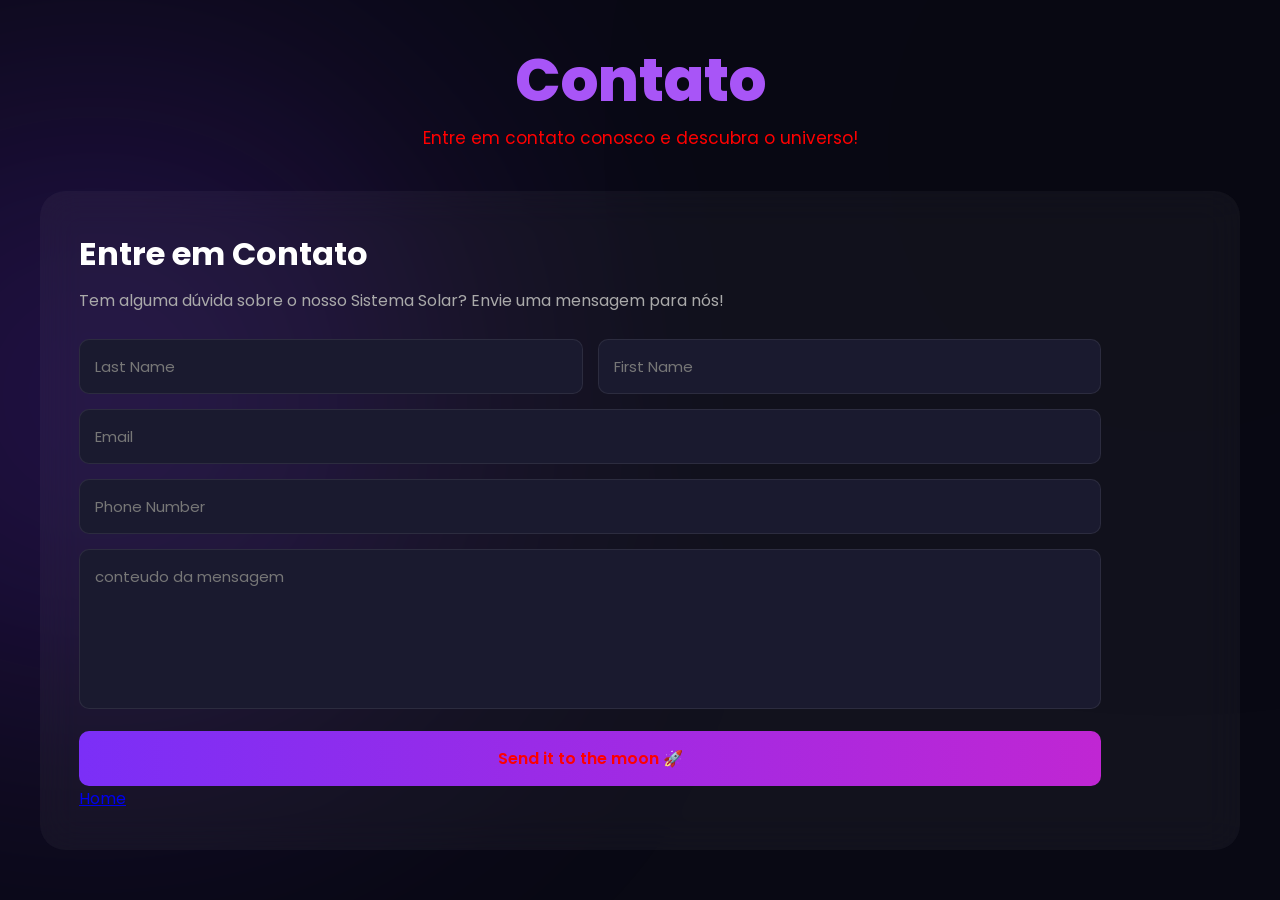
<file: contato/contato.html>
<!DOCTYPE html>
<html lang="pt-br">
<head>
    <meta charset="UTF-8">
    <meta name="viewport" content="width=device-width, initial-scale=1.0">
    <title>login</title>

    <link rel="preconnect" href="https://fonts.googleapis.com">
    <link href="https://fonts.googleapis.com/css2?family=Poppins:wght@300;400;500;600;700;800&display=swap" rel="stylesheet">

    <link rel="stylesheet" href="contato.css">

    <link rel="icon" type="image/png" href="/fotos/astro.png">
</head>

<body>

<section class="contact">

    <div class="title">
        <h1><span>Contato</span></h1>
        <p>Entre em contato conosco e descubra o universo!</p>
    </div>

    <div class="container">

        <div class="left">

            <h2>Entre em Contato</h2>

            <p>
              Tem alguma dúvida sobre o nosso Sistema Solar?
              Envie uma mensagem para nós!
            </p>

            <form>

                <div class="row">

                    <input type="text" placeholder="Last Name">

                    <input type="text" placeholder="First Name">

                </div>

                <input type="email" placeholder="Email">

                <input type="text" placeholder="Phone Number">

                <textarea placeholder="conteudo da mensagem"></textarea>

                <button>Send it to the moon 🚀</button>
               <a href="../index.html">Home</a>

            </form>
        </div>

    </div>

</section>

</body>
</html>
</file>
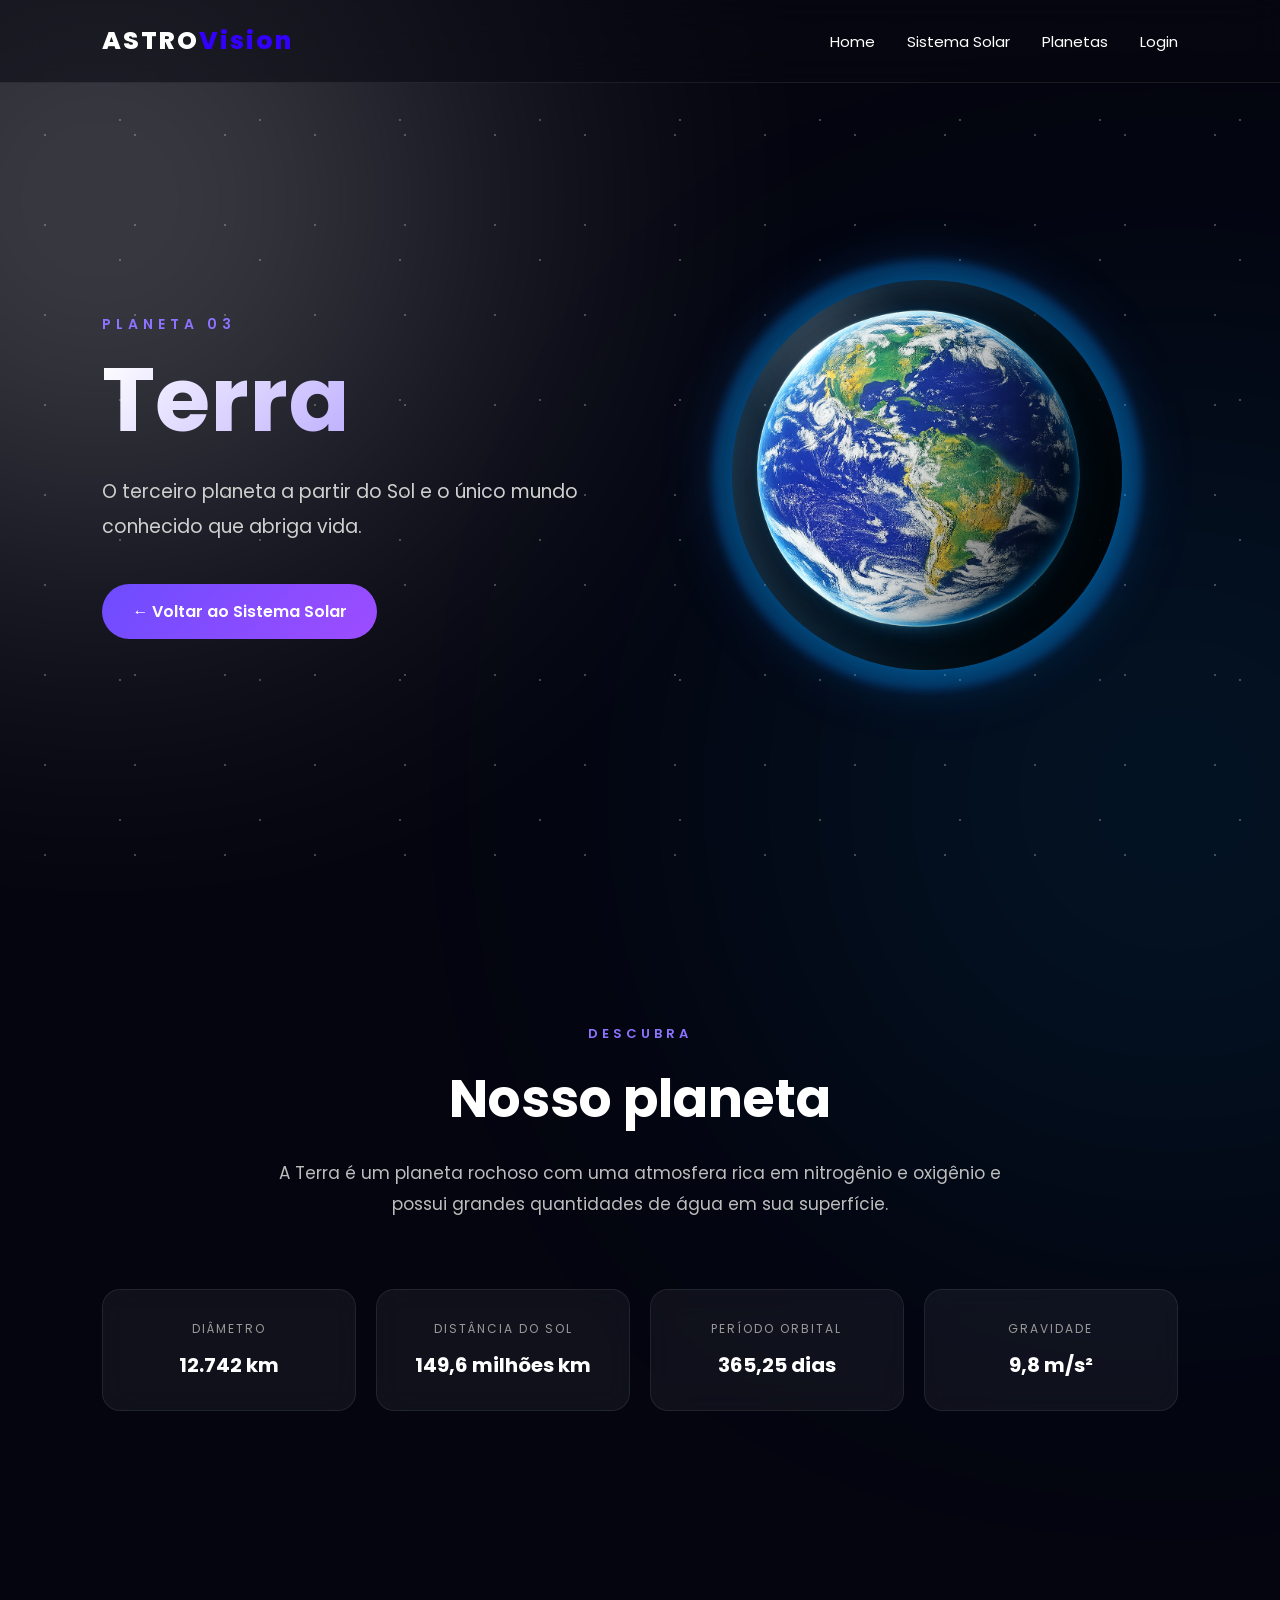
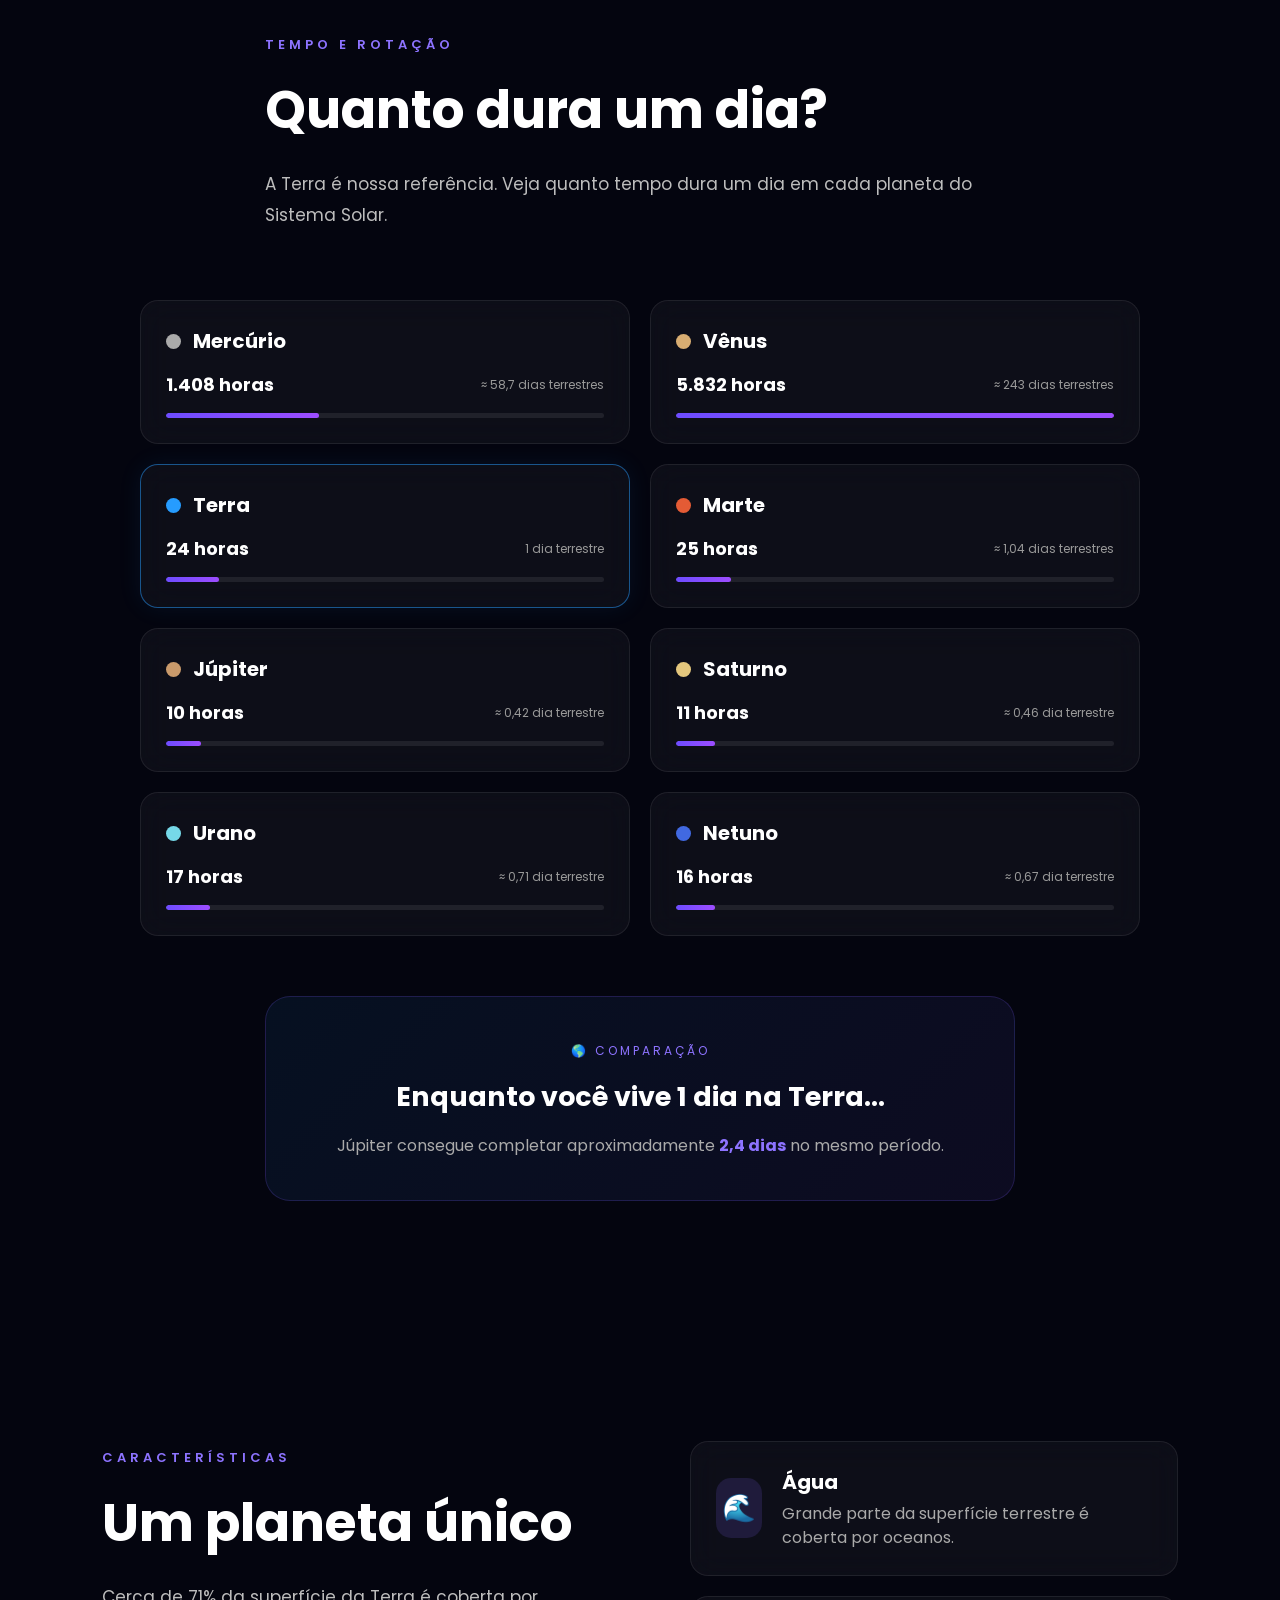
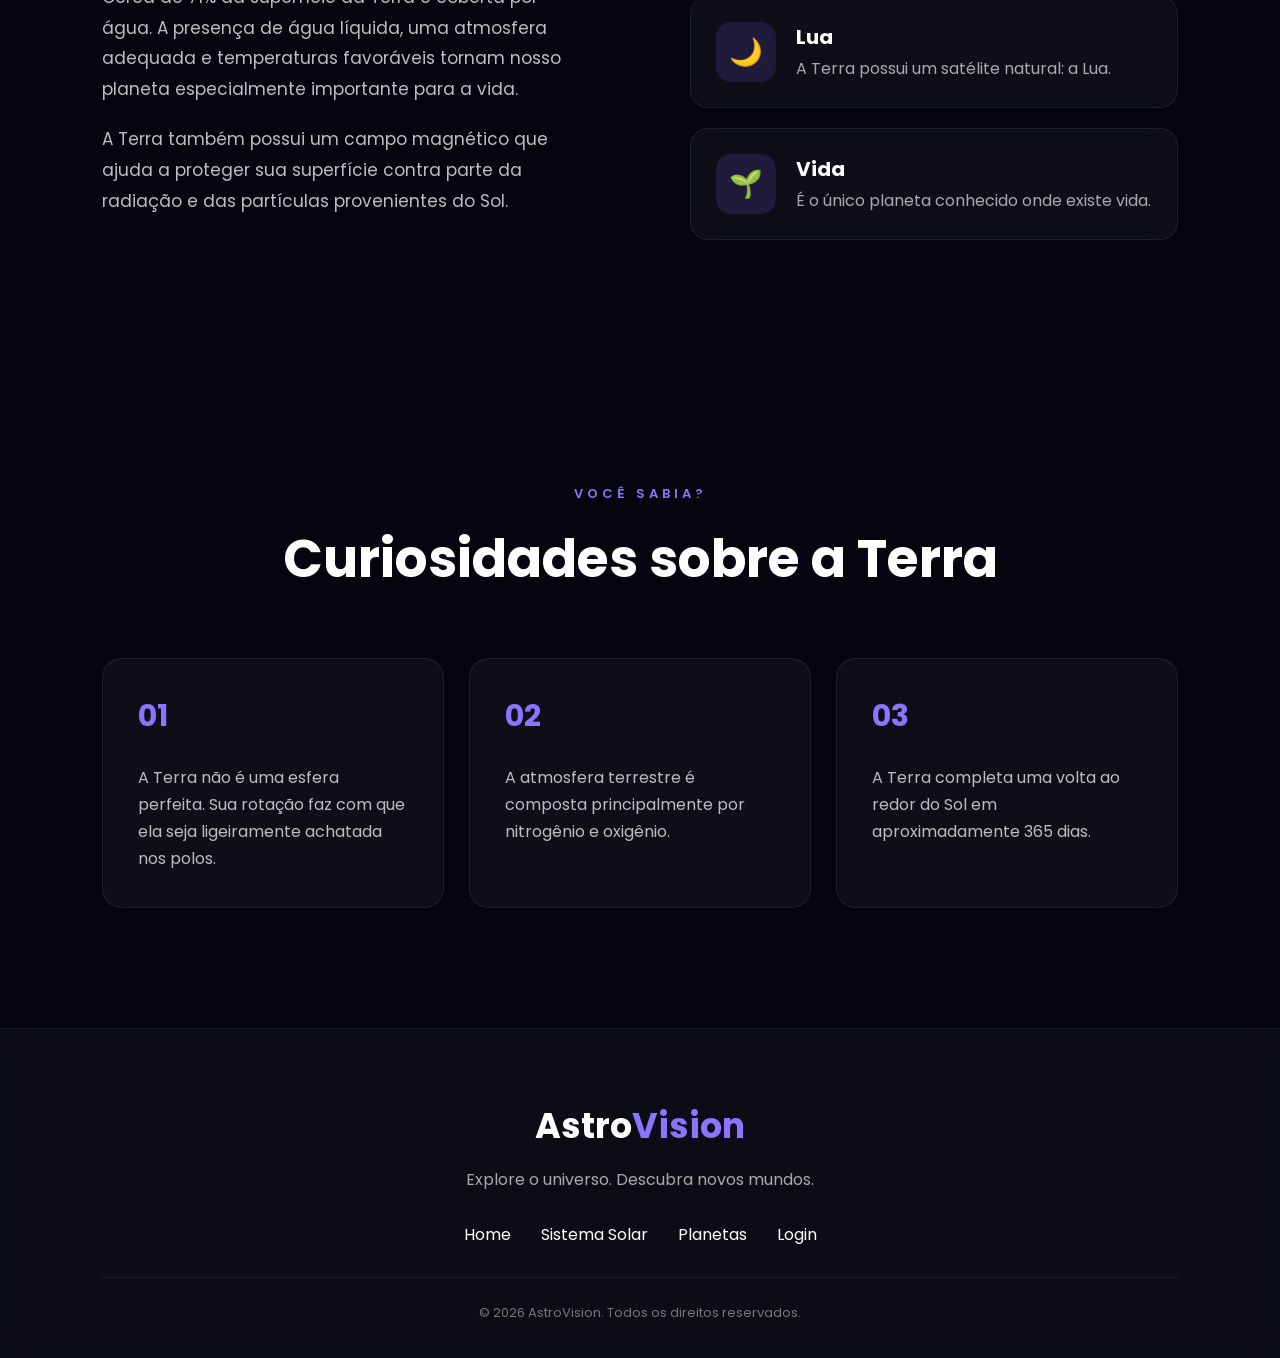
<file: earth/earth.html>
<!DOCTYPE html>
<html lang="pt-BR">

<head>

    <meta charset="UTF-8">

    <meta name="viewport" content="width=device-width, initial-scale=1.0">

    <title>Terra | AstroVision</title>

    <link rel="stylesheet" href="earth.css">

    <link rel="preconnect" href="https://fonts.googleapis.com">

    <link rel="preconnect" href="https://fonts.gstatic.com" crossorigin>

    <link href="https://fonts.googleapis.com/css2?family=Poppins:wght@300;400;500;600;700;800&display=swap"
        rel="stylesheet">

    <link rel="icon" type="image/png" href="/fotos/astro.png">

</head>

<body>

    <!--ESTRELAS -->

    <div class="stars"></div>


    <!--NAVBAR -->

    <header>

        <div class="logo">

            ASTRO<span>Vision</span>

        </div>


        <nav>

            <a href="../index.html">
                Home
            </a>

            <a href="../index.html#solar-system">
                Sistema Solar
            </a>

            <a href="../index.html#explore">
                Planetas
            </a>

            <a href="../login/login.html">
                Login
            </a>

        </nav>

    </header>


    <main>


        <!--HERO -->

        <section class="planet-hero">

            <div class="planet-info">

                <span class="subtitle">
                    PLANETA 03
                </span>

                <h1>
                    Terra
                </h1>

                <p>
                    O terceiro planeta a partir do Sol e o único
                    mundo conhecido que abriga vida.
                </p>

                <a href="../index.html" class="back-button">
                    ← Voltar ao Sistema Solar
                </a>

            </div>


            <div class="planet-image" id="earthGlobe">

                <div class="earth-glow"></div>

                <div class="earth-shadow"></div>

                <img src="../fotos/earth.png" alt="Planeta Terra" id="earthImage">

                <div class="earth-highlight"></div>

            </div>

        </section>



        <!--SOBRE A TERRA -->

        <section class="about">

            <div class="section-title">

                <span>
                    DESCUBRA
                </span>


                <h2>
                    Nosso planeta
                </h2>


                <p>

                    A Terra é um planeta rochoso com uma atmosfera
                    rica em nitrogênio e oxigênio e possui grandes
                    quantidades de água em sua superfície.

                </p>

            </div>


            <!-- DADOS -->

            <div class="data-grid">


                <div class="data-card">

                    <span>
                        DIÂMETRO
                    </span>

                    <strong>
                        12.742 km
                    </strong>

                </div>


                <div class="data-card">

                    <span>
                        DISTÂNCIA DO SOL
                    </span>

                    <strong>
                        149,6 milhões km
                    </strong>

                </div>


                <div class="data-card">

                    <span>
                        PERÍODO ORBITAL
                    </span>

                    <strong>
                        365,25 dias
                    </strong>

                </div>


                <div class="data-card">

                    <span>
                        GRAVIDADE
                    </span>

                    <strong>
                        9,8 m/s²
                    </strong>

                </div>

            </div>

        </section>



        <!--UM DIA PELO SISTEMA SOLAR -->

        <section class="day-section">

            <div class="section-title">

                <span>
                    TEMPO E ROTAÇÃO
                </span>


                <h2>
                    Quanto dura um dia?
                </h2>


                <p>

                    A Terra é nossa referência. Veja quanto tempo
                    dura um dia em cada planeta do Sistema Solar.

                </p>

            </div>


            <!-- COMPARAÇÃO -->

            <div class="day-comparison">


                <!-- MERCÚRIO -->

                <div class="day-card">

                    <div class="planet-name">

                        <span class="planet-dot mercury-dot"></span>

                        <h3>
                            Mercúrio
                        </h3>

                    </div>


                    <div class="day-info">

                        <strong>
                            1.408 horas
                        </strong>

                        <span>
                            ≈ 58,7 dias terrestres
                        </span>

                    </div>


                    <div class="day-bar">

                        <div class="bar mercury-bar"></div>

                    </div>

                </div>



                <!-- VÊNUS -->

                <div class="day-card">

                    <div class="planet-name">

                        <span class="planet-dot venus-dot"></span>

                        <h3>
                            Vênus
                        </h3>

                    </div>


                    <div class="day-info">

                        <strong>
                            5.832 horas
                        </strong>

                        <span>
                            ≈ 243 dias terrestres
                        </span>

                    </div>


                    <div class="day-bar">

                        <div class="bar venus-bar"></div>

                    </div>

                </div>



                <!-- TERRA -->

                <div class="day-card earth-day-card">

                    <div class="planet-name">

                        <span class="planet-dot earth-dot"></span>

                        <h3>
                            Terra
                        </h3>

                    </div>


                    <div class="day-info">

                        <strong>
                            24 horas
                        </strong>

                        <span>
                            1 dia terrestre
                        </span>

                    </div>


                    <div class="day-bar">

                        <div class="bar earth-bar"></div>

                    </div>

                </div>



                <!-- MARTE -->

                <div class="day-card">

                    <div class="planet-name">

                        <span class="planet-dot mars-dot"></span>

                        <h3>
                            Marte
                        </h3>

                    </div>


                    <div class="day-info">

                        <strong>
                            25 horas
                        </strong>

                        <span>
                            ≈ 1,04 dias terrestres
                        </span>

                    </div>


                    <div class="day-bar">

                        <div class="bar mars-bar"></div>

                    </div>

                </div>



                <!-- JÚPITER -->

                <div class="day-card">

                    <div class="planet-name">

                        <span class="planet-dot jupiter-dot"></span>

                        <h3>
                            Júpiter
                        </h3>

                    </div>


                    <div class="day-info">

                        <strong>
                            10 horas
                        </strong>

                        <span>
                            ≈ 0,42 dia terrestre
                        </span>

                    </div>


                    <div class="day-bar">

                        <div class="bar jupiter-bar"></div>

                    </div>

                </div>



                <!-- SATURNO -->

                <div class="day-card">

                    <div class="planet-name">

                        <span class="planet-dot saturn-dot"></span>

                        <h3>
                            Saturno
                        </h3>

                    </div>


                    <div class="day-info">

                        <strong>
                            11 horas
                        </strong>

                        <span>
                            ≈ 0,46 dia terrestre
                        </span>

                    </div>


                    <div class="day-bar">

                        <div class="bar saturn-bar"></div>

                    </div>

                </div>



                <!-- URANO -->

                <div class="day-card">

                    <div class="planet-name">

                        <span class="planet-dot uranus-dot"></span>

                        <h3>
                            Urano
                        </h3>

                    </div>


                    <div class="day-info">

                        <strong>
                            17 horas
                        </strong>

                        <span>
                            ≈ 0,71 dia terrestre
                        </span>

                    </div>


                    <div class="day-bar">

                        <div class="bar uranus-bar"></div>

                    </div>

                </div>



                <!-- NETUNO -->

                <div class="day-card">

                    <div class="planet-name">

                        <span class="planet-dot neptune-dot"></span>

                        <h3>
                            Netuno
                        </h3>

                    </div>


                    <div class="day-info">

                        <strong>
                            16 horas
                        </strong>

                        <span>
                            ≈ 0,67 dia terrestre
                        </span>

                    </div>


                    <div class="day-bar">

                        <div class="bar neptune-bar"></div>

                    </div>

                </div>

            </div>


            <!-- DESTAQUE -->

            <div class="day-highlight">

                <span>
                    🌎 COMPARAÇÃO
                </span>


                <h3>
                    Enquanto você vive 1 dia na Terra...
                </h3>


                <p>

                    Júpiter consegue completar aproximadamente
                    <strong>2,4 dias</strong> no mesmo período.

                </p>

            </div>

        </section>



        <!--CARACTERÍSTICAS -->

        <section class="features">

            <div class="feature-text">

                <span>
                    CARACTERÍSTICAS
                </span>


                <h2>
                    Um planeta único
                </h2>


                <p>

                    Cerca de 71% da superfície da Terra é coberta
                    por água. A presença de água líquida, uma
                    atmosfera adequada e temperaturas favoráveis
                    tornam nosso planeta especialmente importante
                    para a vida.

                </p>


                <p>

                    A Terra também possui um campo magnético que
                    ajuda a proteger sua superfície contra parte
                    da radiação e das partículas provenientes do Sol.

                </p>

            </div>


            <div class="facts">


                <div class="fact">

                    <div class="icon">
                        🌊
                    </div>


                    <div>

                        <h3>
                            Água
                        </h3>


                        <p>

                            Grande parte da superfície terrestre
                            é coberta por oceanos.

                        </p>

                    </div>

                </div>



                <div class="fact">

                    <div class="icon">
                        🌙
                    </div>


                    <div>

                        <h3>
                            Lua
                        </h3>


                        <p>

                            A Terra possui um satélite natural:
                            a Lua.

                        </p>

                    </div>

                </div>



                <div class="fact">

                    <div class="icon">
                        🌱
                    </div>


                    <div>

                        <h3>
                            Vida
                        </h3>


                        <p>

                            É o único planeta conhecido onde
                            existe vida.

                        </p>

                    </div>

                </div>

            </div>

        </section>



        <!--CURIOSIDADES -->

        <section class="curiosities">

            <span>
                VOCÊ SABIA?
            </span>


            <h2>
                Curiosidades sobre a Terra
            </h2>


            <div class="curiosity-grid">


                <article>

                    <h3>
                        01
                    </h3>

                    <p>

                        A Terra não é uma esfera perfeita.
                        Sua rotação faz com que ela seja
                        ligeiramente achatada nos polos.

                    </p>

                </article>



                <article>

                    <h3>
                        02
                    </h3>

                    <p>

                        A atmosfera terrestre é composta
                        principalmente por nitrogênio e oxigênio.

                    </p>

                </article>



                <article>

                    <h3>
                        03
                    </h3>

                    <p>

                        A Terra completa uma volta ao redor
                        do Sol em aproximadamente 365 dias.

                    </p>

                </article>

            </div>

        </section>

    </main>



    <!--FOOTER -->

    <footer>

        <h2>
            Astro<span>Vision</span>
        </h2>


        <p>
            Explore o universo. Descubra novos mundos.
        </p>


        <div class="footer-links">

            <a href="../index.html">
                Home
            </a>

            <a href="../index.html#solar-system">
                Sistema Solar
            </a>

            <a href="../index.html#explore">
                Planetas
            </a>

            <a href="../login/login.html">
                Login
            </a>

        </div>


        <p class="copy">
            © 2026 AstroVision. Todos os direitos reservados.
        </p>

    </footer>



    <!-- JAVASCRIPT -->

    <script src="earth.js"></script>

</body>

</html>
</file>
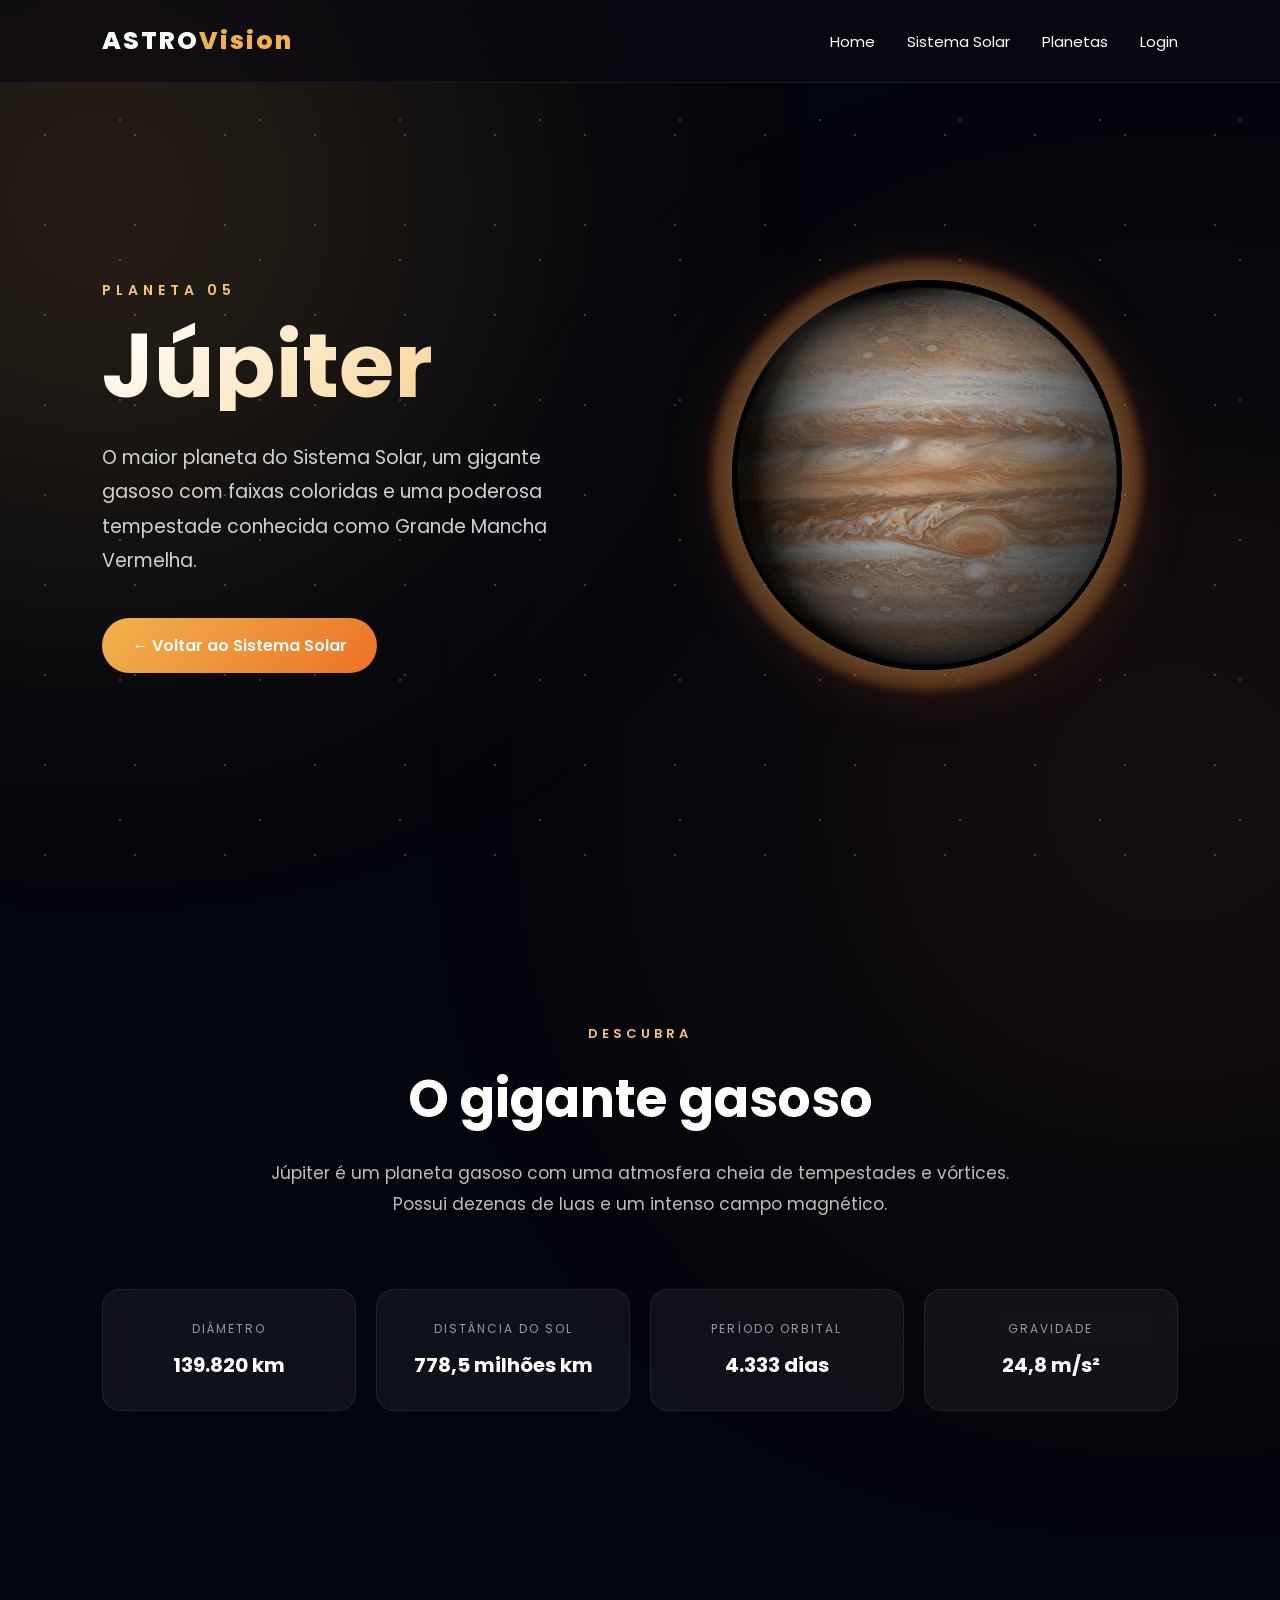
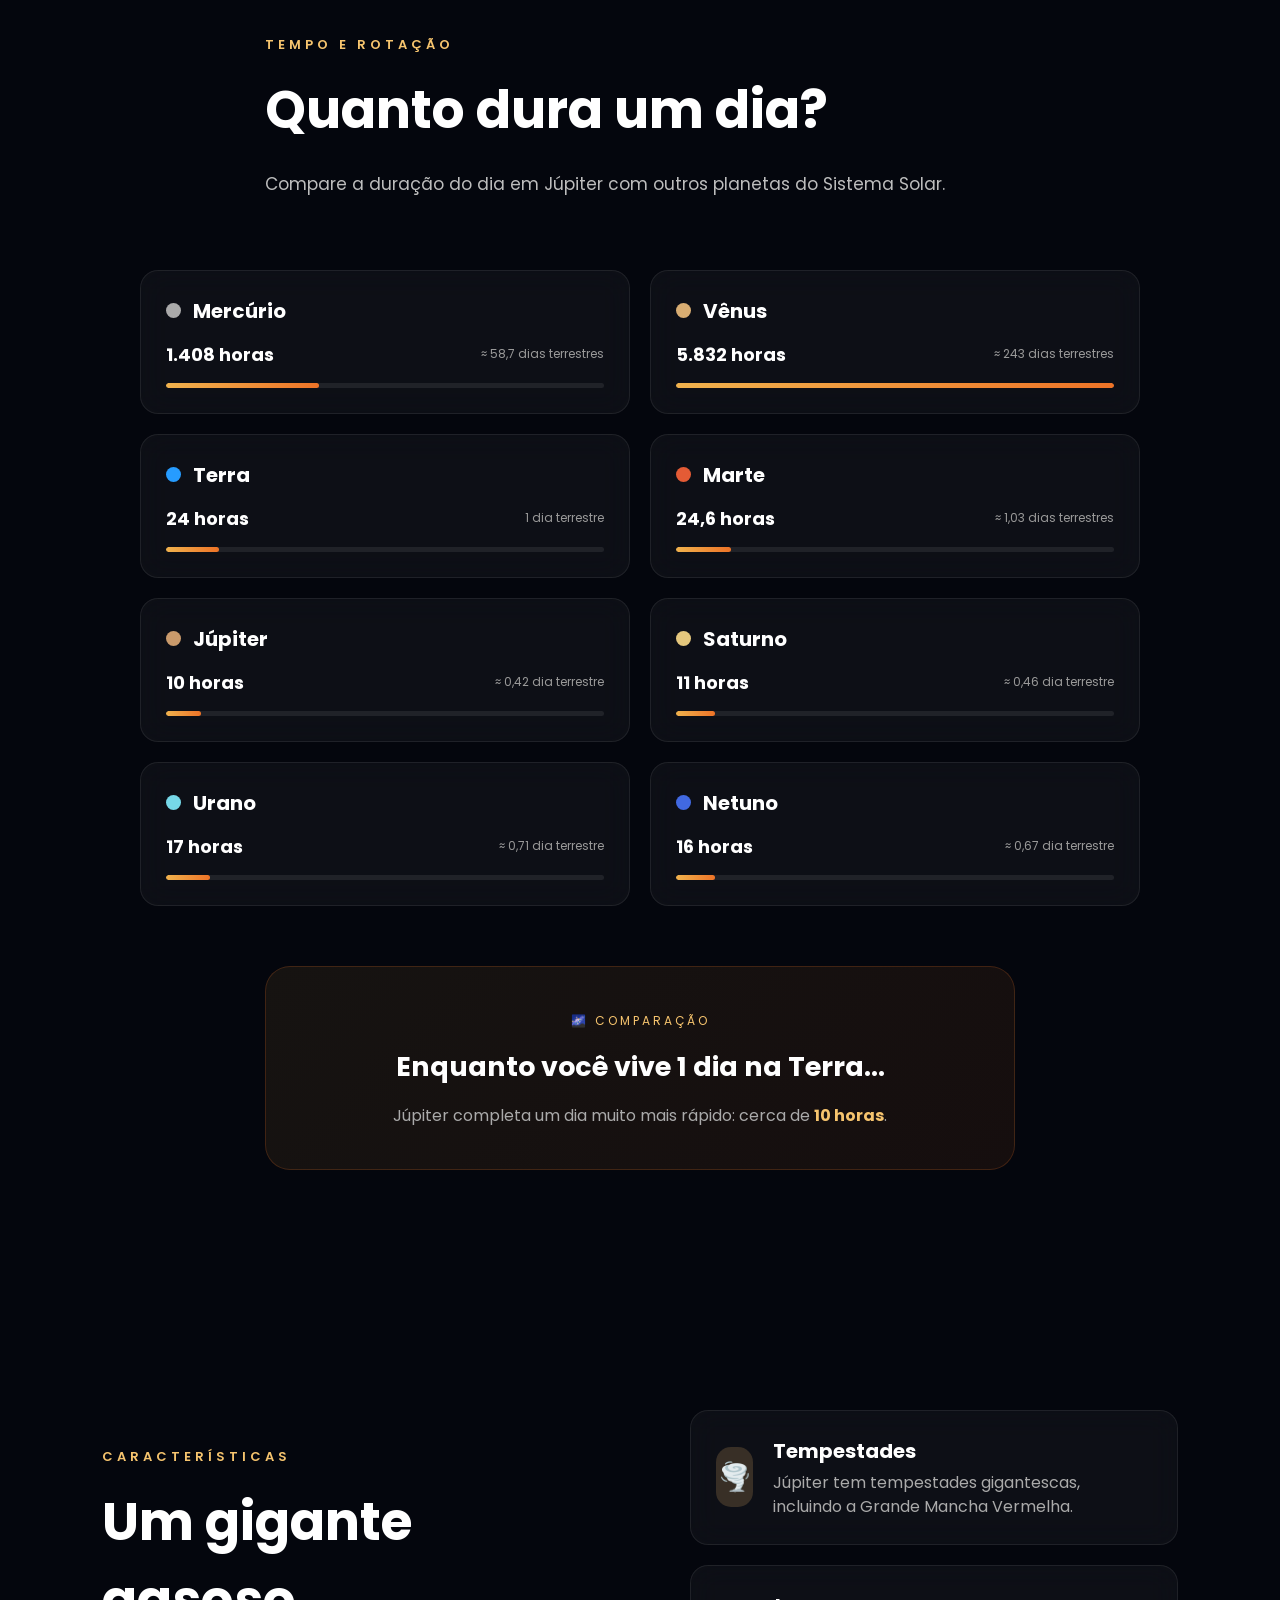
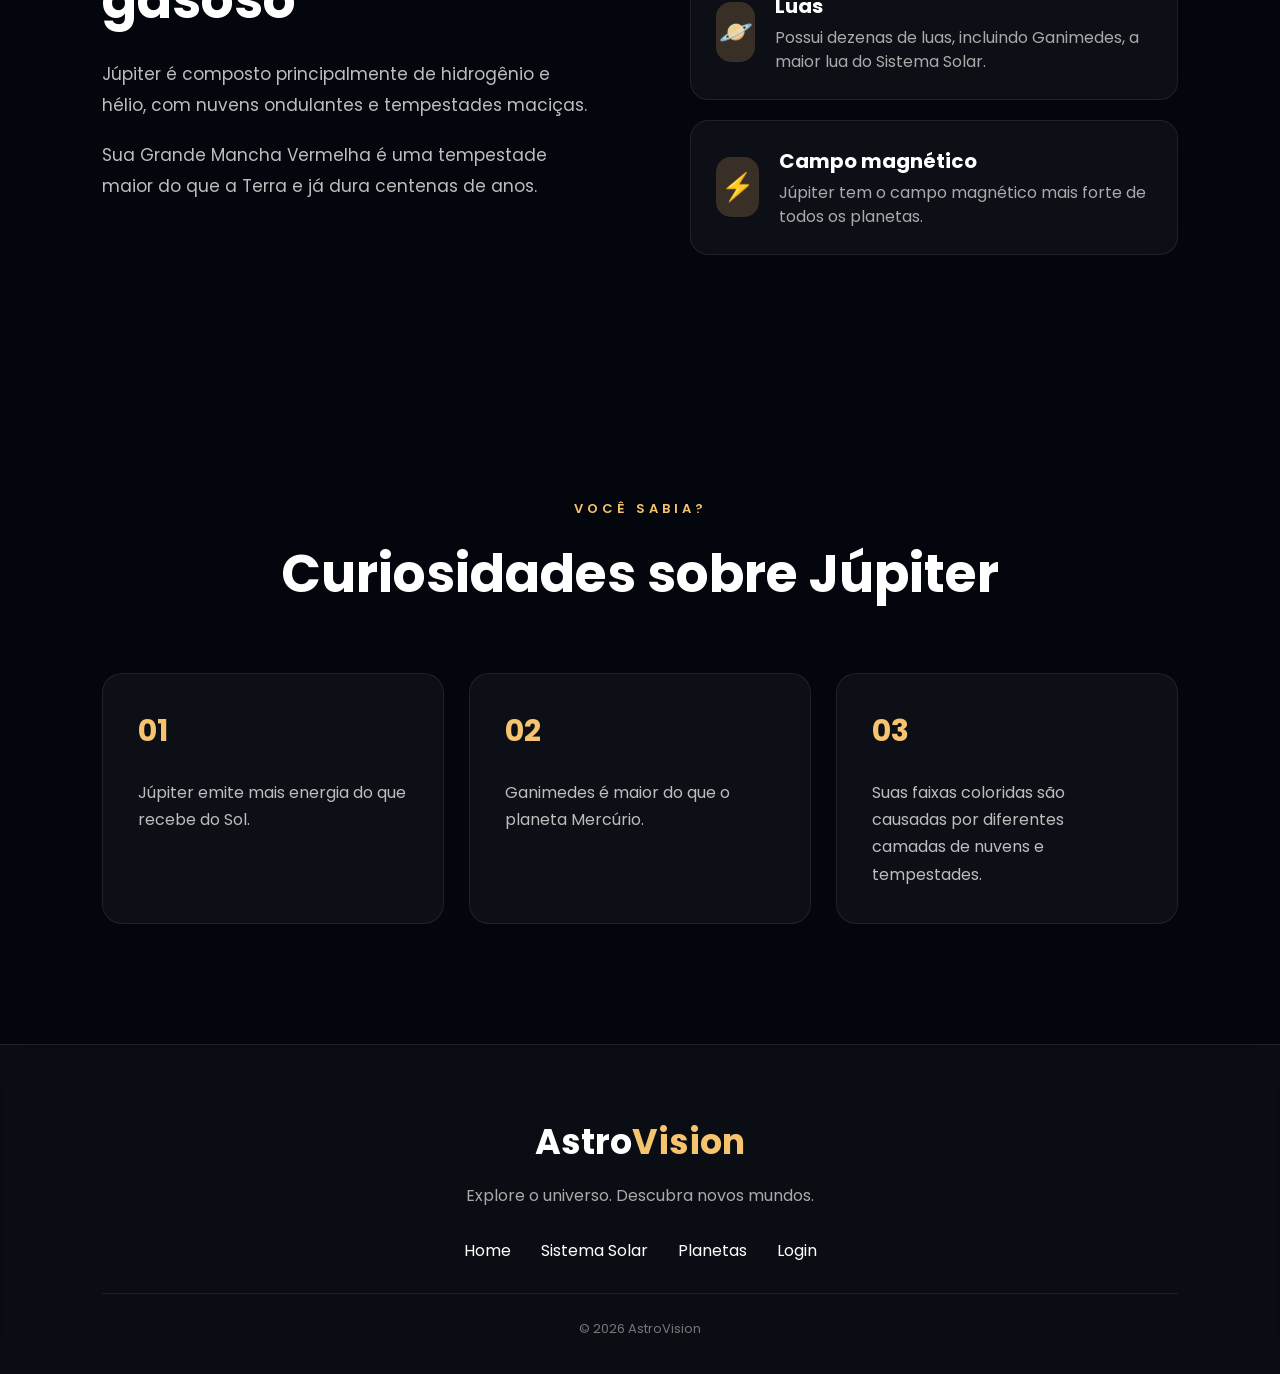
<file: jupiter/jupiter.html>
﻿<!DOCTYPE html>
<html lang="pt-BR">

<head>

    <meta charset="UTF-8">

    <meta name="viewport" content="width=device-width, initial-scale=1.0">

    <title>Júpiter | AstroVision</title>

    <link rel="stylesheet" href="jupiter.css">

    <link rel="preconnect" href="https://fonts.googleapis.com">

    <link rel="preconnect" href="https://fonts.gstatic.com" crossorigin>

    <link href="https://fonts.googleapis.com/css2?family=Poppins:wght@300;400;500;600;700;800&display=swap" rel="stylesheet">

    <link rel="icon" type="image/png" href="/fotos/astro.png">

</head>

<body>

    <!--ESTRELAS -->

    <div class="stars"></div>


    <!--NAVBAR -->

    <header>

        <div class="logo">

            ASTRO<span>Vision</span>

        </div>


        <nav>

            <a href="../index.html">
                Home
            </a>

            <a href="../index.html#solar-system">
                Sistema Solar
            </a>

            <a href="../index.html#explore">
                Planetas
            </a>

            <a href="../login/login.html">
                Login
            </a>

        </nav>

    </header>


    <main>


        <!--HERO -->

        <section class="planet-hero">

            <div class="planet-info">

                <span class="subtitle">
                    PLANETA 05
                </span>

                <h1>
                    Júpiter
                </h1>

                <p>
                    O maior planeta do Sistema Solar, um gigante gasoso com faixas coloridas e uma
                    poderosa tempestade conhecida como Grande Mancha Vermelha.
                </p>

                <a href="../index.html" class="back-button">
                    ← Voltar ao Sistema Solar
                </a>

            </div>


            <div class="planet-image" id="jupiterGlobe">

                <div class="jupiter-glow"></div>

                <div class="jupiter-shadow"></div>

                <img src="../fotos/jupi.png" alt="Planeta Júpiter" id="jupiterImage">

                <div class="jupiter-highlight"></div>

            </div>

        </section>


        <!--SOBRE JÚPITER -->

        <section class="about">

            <div class="section-title">

                <span>
                    DESCUBRA
                </span>

                <h2>
                    O gigante gasoso
                </h2>

                <p>
                    Júpiter é um planeta gasoso com uma atmosfera cheia de tempestades e vórtices.
                    Possui dezenas de luas e um intenso campo magnético.
                </p>

            </div>

            <!-- DADOS -->

            <div class="data-grid">

                <div class="data-card">

                    <span>
                        DIÂMETRO
                    </span>

                    <strong>
                        139.820 km
                    </strong>

                </div>

                <div class="data-card">

                    <span>
                        DISTÂNCIA DO SOL
                    </span>

                    <strong>
                        778,5 milhões km
                    </strong>

                </div>

                <div class="data-card">

                    <span>
                        PERÍODO ORBITAL
                    </span>

                    <strong>
                        4.333 dias
                    </strong>

                </div>

                <div class="data-card">

                    <span>
                        GRAVIDADE
                    </span>

                    <strong>
                        24,8 m/s²
                    </strong>

                </div>

            </div>

        </section>


        <!--UM DIA PELO SISTEMA SOLAR -->

        <section class="day-section">

            <div class="section-title">

                <span>
                    TEMPO E ROTAÇÃO
                </span>

                <h2>
                    Quanto dura um dia?
                </h2>

                <p>
                    Compare a duração do dia em Júpiter com outros planetas do Sistema Solar.
                </p>

            </div>

            <!-- COMPARAÇÃO -->

            <div class="day-comparison">

                <div class="day-card">
                    <div class="planet-name">
                        <span class="planet-dot mercury-dot"></span>
                        <h3>Mercúrio</h3>
                    </div>
                    <div class="day-info">
                        <strong>1.408 horas</strong>
                        <span>≈ 58,7 dias terrestres</span>
                    </div>
                    <div class="day-bar">
                        <div class="bar mercury-bar"></div>
                    </div>
                </div>

                <div class="day-card">
                    <div class="planet-name">
                        <span class="planet-dot venus-dot"></span>
                        <h3>Vênus</h3>
                    </div>
                    <div class="day-info">
                        <strong>5.832 horas</strong>
                        <span>≈ 243 dias terrestres</span>
                    </div>
                    <div class="day-bar">
                        <div class="bar venus-bar"></div>
                    </div>
                </div>

                <div class="day-card">
                    <div class="planet-name">
                        <span class="planet-dot earth-dot"></span>
                        <h3>Terra</h3>
                    </div>
                    <div class="day-info">
                        <strong>24 horas</strong>
                        <span>1 dia terrestre</span>
                    </div>
                    <div class="day-bar">
                        <div class="bar earth-bar"></div>
                    </div>
                </div>

                <div class="day-card">
                    <div class="planet-name">
                        <span class="planet-dot mars-dot"></span>
                        <h3>Marte</h3>
                    </div>
                    <div class="day-info">
                        <strong>24,6 horas</strong>
                        <span>≈ 1,03 dias terrestres</span>
                    </div>
                    <div class="day-bar">
                        <div class="bar mars-bar"></div>
                    </div>
                </div>

                <div class="day-card">
                    <div class="planet-name">
                        <span class="planet-dot jupiter-dot"></span>
                        <h3>Júpiter</h3>
                    </div>
                    <div class="day-info">
                        <strong>10 horas</strong>
                        <span>≈ 0,42 dia terrestre</span>
                    </div>
                    <div class="day-bar">
                        <div class="bar jupiter-bar"></div>
                    </div>
                </div>

                <div class="day-card">
                    <div class="planet-name">
                        <span class="planet-dot saturn-dot"></span>
                        <h3>Saturno</h3>
                    </div>
                    <div class="day-info">
                        <strong>11 horas</strong>
                        <span>≈ 0,46 dia terrestre</span>
                    </div>
                    <div class="day-bar">
                        <div class="bar saturn-bar"></div>
                    </div>
                </div>

                <div class="day-card">
                    <div class="planet-name">
                        <span class="planet-dot uranus-dot"></span>
                        <h3>Urano</h3>
                    </div>
                    <div class="day-info">
                        <strong>17 horas</strong>
                        <span>≈ 0,71 dia terrestre</span>
                    </div>
                    <div class="day-bar">
                        <div class="bar uranus-bar"></div>
                    </div>
                </div>

                <div class="day-card">
                    <div class="planet-name">
                        <span class="planet-dot neptune-dot"></span>
                        <h3>Netuno</h3>
                    </div>
                    <div class="day-info">
                        <strong>16 horas</strong>
                        <span>≈ 0,67 dia terrestre</span>
                    </div>
                    <div class="day-bar">
                        <div class="bar neptune-bar"></div>
                    </div>
                </div>

            </div>

            <div class="day-highlight">
                <span>🌌 COMPARAÇÃO</span>
                <h3>Enquanto você vive 1 dia na Terra...</h3>
                <p>
                    Júpiter completa um dia muito mais rápido: cerca de <strong>10 horas</strong>.
                </p>
            </div>

        </section>


        <!--CARACTERÍSTICAS -->

        <section class="features">

            <div class="feature-text">

                <span>
                    CARACTERÍSTICAS
                </span>

                <h2>
                    Um gigante gasoso
                </h2>

                <p>
                    Júpiter é composto principalmente de hidrogênio e hélio, com nuvens ondulantes e
                    tempestades maciças.
                </p>

                <p>
                    Sua Grande Mancha Vermelha é uma tempestade maior do que a Terra e já dura
                    centenas de anos.
                </p>

            </div>

            <div class="facts">

                <div class="fact">

                    <div class="icon">
                        🌪️
                    </div>

                    <div>

                        <h3>
                            Tempestades
                        </h3>

                        <p>
                            Júpiter tem tempestades gigantescas, incluindo a Grande Mancha Vermelha.
                        </p>

                    </div>

                </div>

                <div class="fact">

                    <div class="icon">
                        🪐
                    </div>

                    <div>

                        <h3>
                            Luas
                        </h3>

                        <p>
                            Possui dezenas de luas, incluindo Ganimedes, a maior lua do Sistema Solar.
                        </p>

                    </div>

                </div>

                <div class="fact">

                    <div class="icon">
                        ⚡
                    </div>

                    <div>

                        <h3>
                            Campo magnético
                        </h3>

                        <p>
                            Júpiter tem o campo magnético mais forte de todos os planetas.
                        </p>

                    </div>

                </div>

            </div>

        </section>


        <!--CURIOSIDADES-->

        <section class="curiosities">

            <span>
                VOCÊ SABIA?
            </span>

            <h2>
                Curiosidades sobre Júpiter
            </h2>

            <div class="curiosity-grid">

                <article>
                    <h3>01</h3>
                    <p>Júpiter emite mais energia do que recebe do Sol.</p>
                </article>

                <article>
                    <h3>02</h3>
                    <p>Ganimedes é maior do que o planeta Mercúrio.</p>
                </article>

                <article>
                    <h3>03</h3>
                    <p>Suas faixas coloridas são causadas por diferentes camadas de nuvens e tempestades.</p>
                </article>

            </div>

        </section>

    </main>


    <!--FOOTER -->

    <footer>

        <h2>
            Astro<span>Vision</span>
        </h2>

        <p>
            Explore o universo. Descubra novos mundos.
        </p>

        <div class="footer-links">

            <a href="../index.html">Home</a>
            <a href="../index.html#solar-system">Sistema Solar</a>
            <a href="../index.html#explore">Planetas</a>
            <a href="../login/login.html">Login</a>

        </div>

        <p class="copy">© 2026 AstroVision</p>

    </footer>

    <!-- JAVASCRIPT -->
    <script src="jupiter.js"></script>

</body>

</html>
</file>
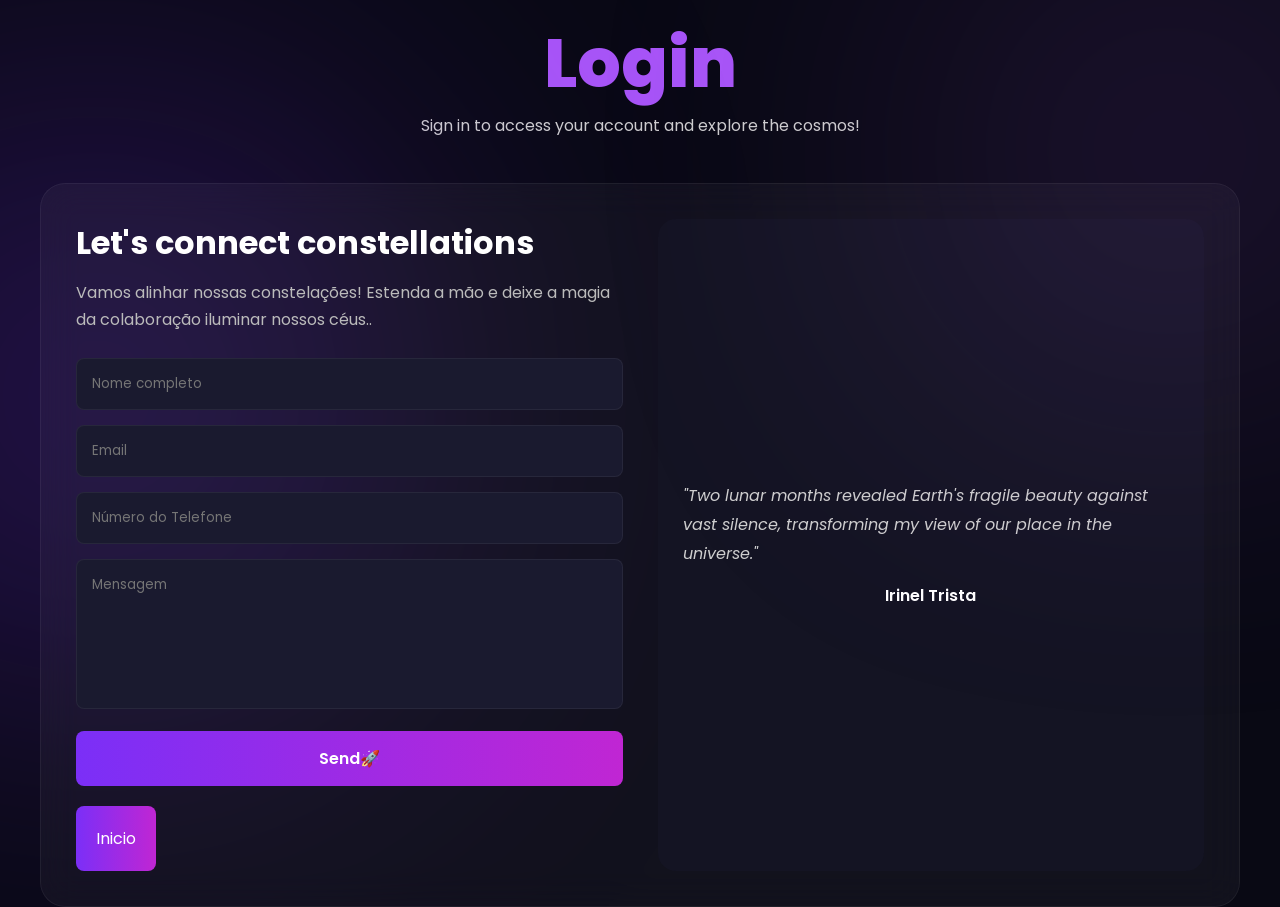
<file: login/login.html>
<!DOCTYPE html>
<html lang="en">
<head>
    <meta charset="UTF-8">
    <meta name="viewport" content="width=device-width, initial-scale=1.0">
    <title>login</title>


    <link rel="preconnect" href="https://fonts.googleapis.com">
    <link href="https://fonts.googleapis.com/css2?family=Poppins:wght@300;400;500;600;700;800&display=swap" rel="stylesheet">

    <link rel="stylesheet" href="login.css">

    <link rel="icon" type="image/png" href="/fotos/astro.png">
</head>

<body>

<section class="contact">

    <div class="title">
        <h1><span>Login</span></h1>
        <p>Sign in to access your account and explore the cosmos!</p>
    </div>

    <div class="container">

        <div class="left">

            <h2>Let's connect constellations</h2>

            <p>
             Vamos alinhar nossas constelações! Estenda a mão e deixe a magia da
            colaboração iluminar nossos céus..
            </p>

            <form>

                <div class="row">
                    <input type="text" placeholder="Nome completo">
                </div>

                <input type="email" placeholder="Email">

                <input type="text" placeholder="Número do Telefone">

                <textarea placeholder="Mensagem"></textarea>

                <button>Send🚀</button>
                
                <div class="button">
                    <a href="../index.html">Inicio</a>
                </div>

            </form>

        </div>

        <div class="right">


            <blockquote>
                "Two lunar months revealed Earth's fragile beauty against vast
                silence, transforming my view of our place in the universe."
            </blockquote>

            <span>Irinel Trista</span>

        </div>

    </div>

</section>

</body>
</html>
</file>
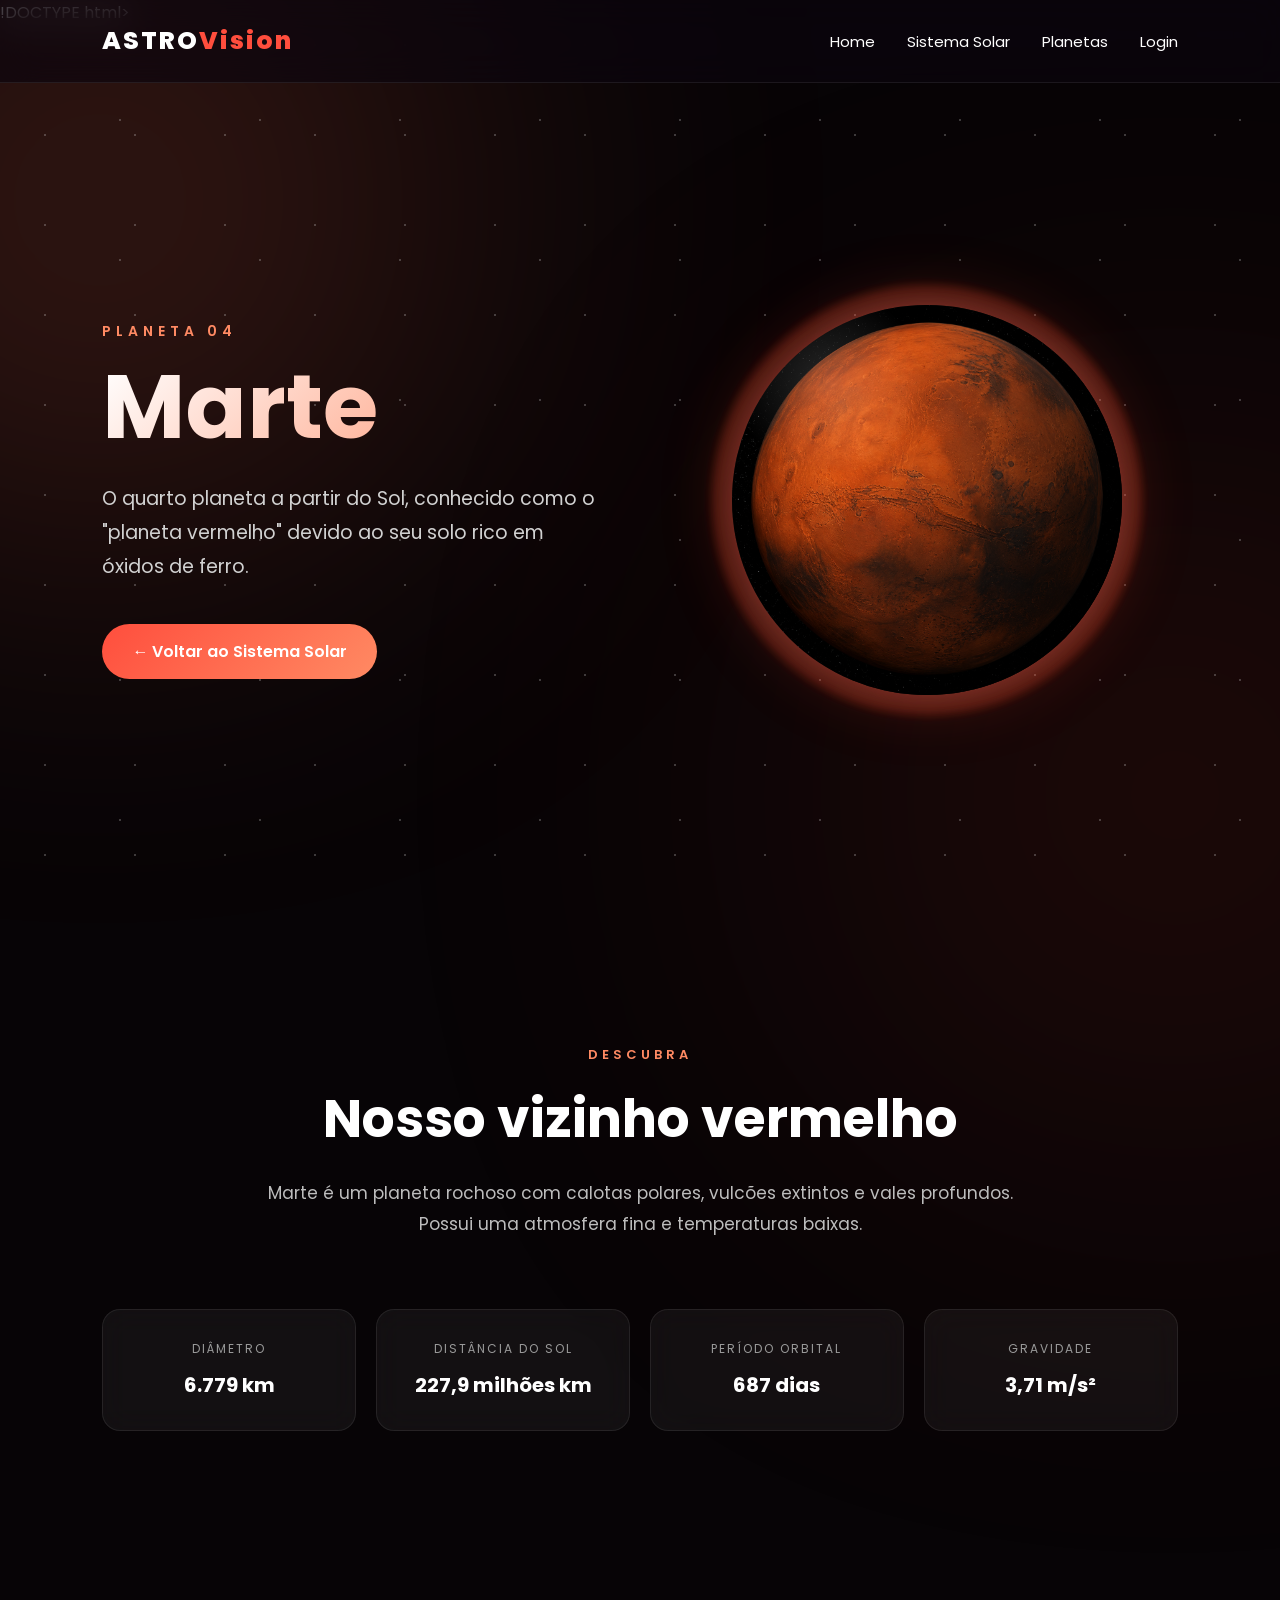
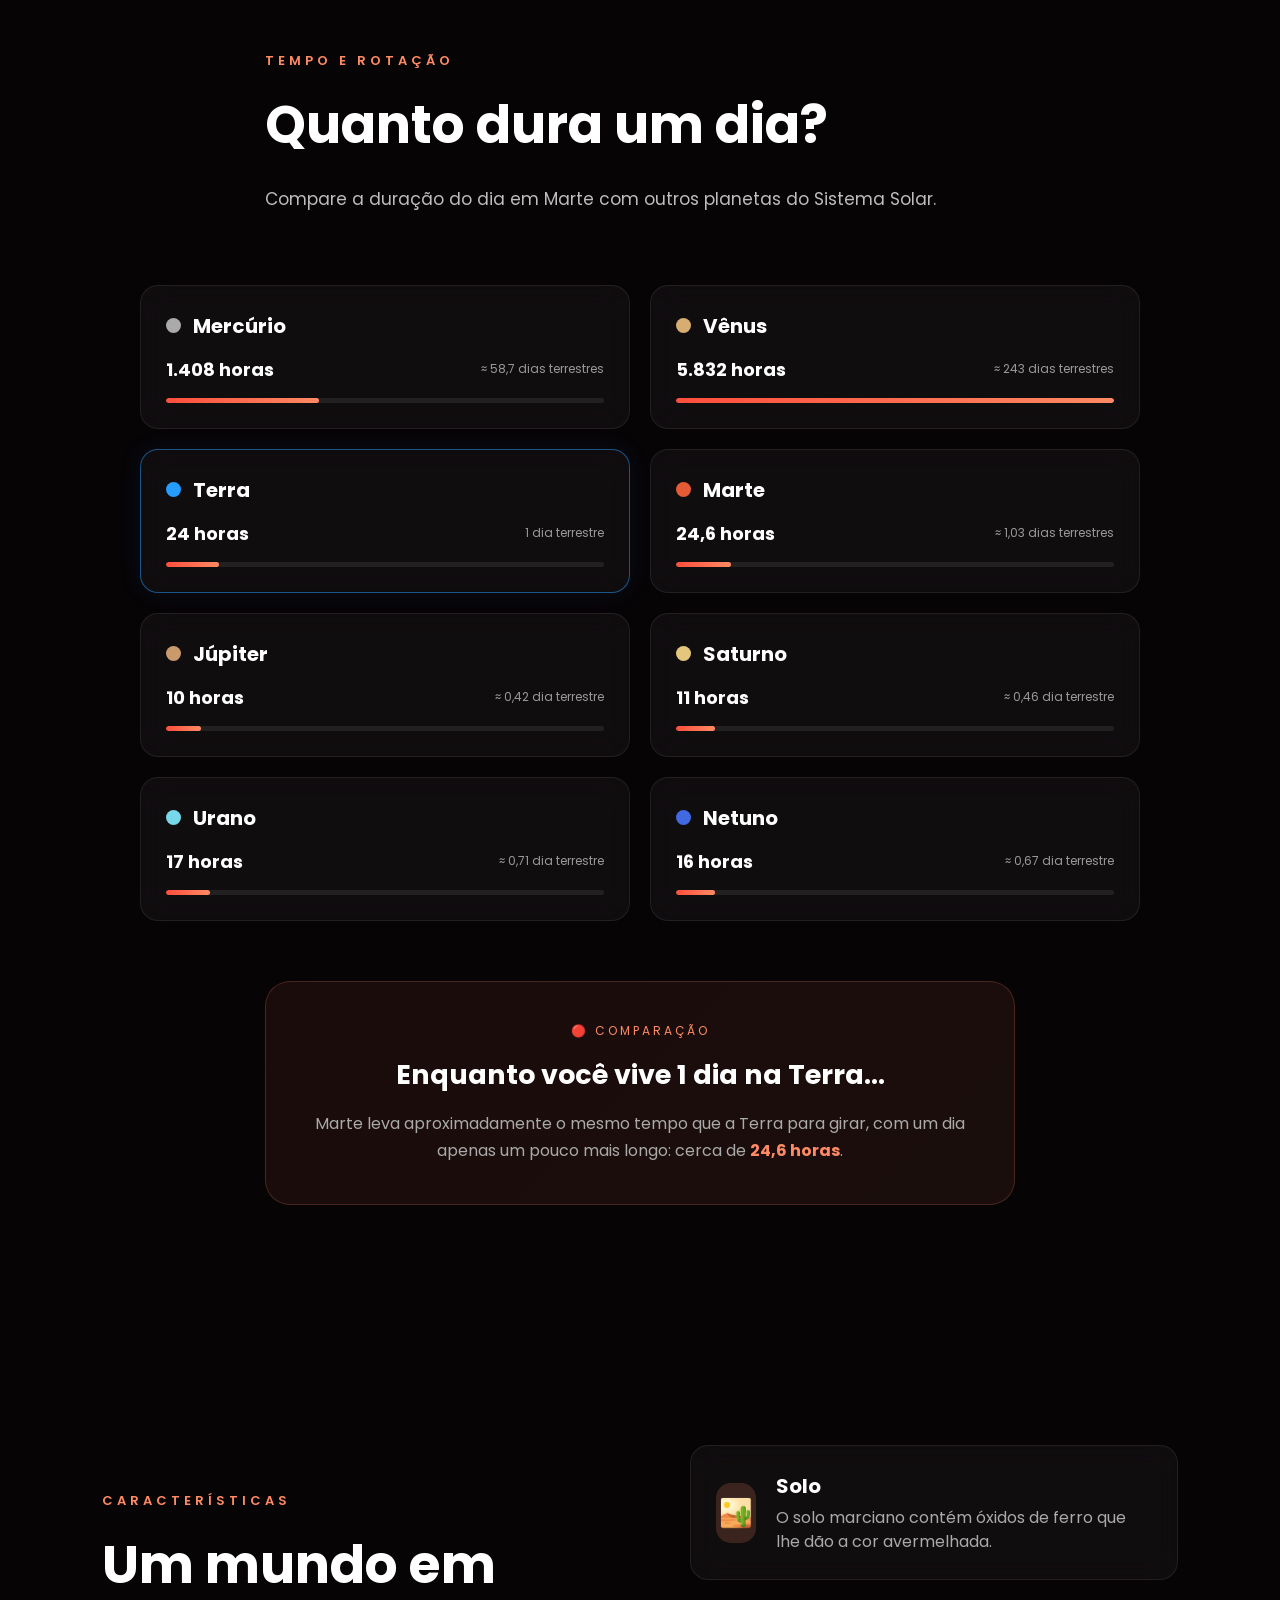
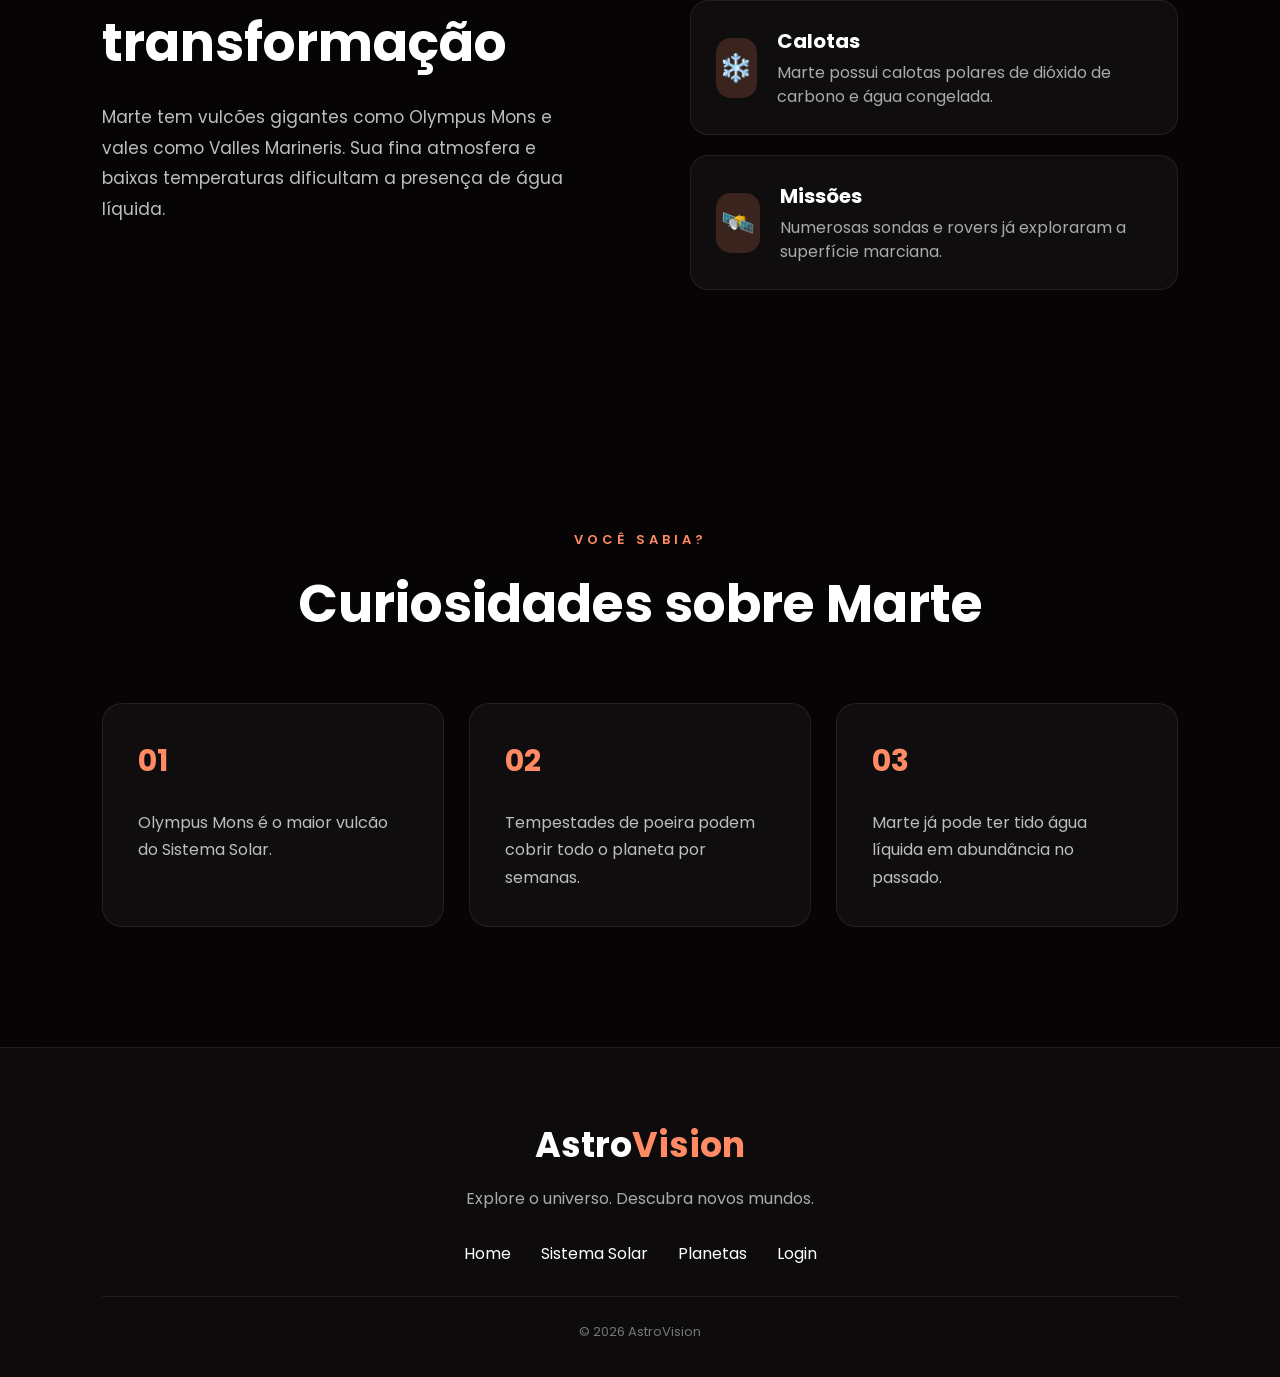
<file: mars/mars.html>
!DOCTYPE html>
<html lang="pt-BR">

<head>

    <meta charset="UTF-8">

    <meta name="viewport" content="width=device-width, initial-scale=1.0">

    <title>Marte | AstroVision</title>

    <link rel="stylesheet" href="mars.css">

    <link rel="preconnect" href="https://fonts.googleapis.com">

    <link rel="preconnect" href="https://fonts.gstatic.com" crossorigin>

    <link href="https://fonts.googleapis.com/css2?family=Poppins:wght@300;400;500;600;700;800&display=swap"
        rel="stylesheet">

    <link rel="icon" type="image/png" href="/fotos/astro.png">
</head>

<body>

    <!--ESTRELAS -->

    <div class="stars"></div>


    <!--NAVBAR -->

    <header>

        <div class="logo">

            ASTRO<span>Vision</span>

        </div>


        <nav>

            <a href="../index.html">
                Home
            </a>

            <a href="../index.html#solar-system">
                Sistema Solar
            </a>

            <a href="../index.html#explore">
                Planetas
            </a>

            <a href="../login/login.html">
                Login
            </a>

        </nav>

    </header>


    <main>


        <!--HERO-->

        <section class="planet-hero">

            <div class="planet-info">

                <span class="subtitle">
                    PLANETA 04
                </span>

                <h1>
                    Marte
                </h1>

                <p>
                    O quarto planeta a partir do Sol, conhecido como o "planeta vermelho" devido
                    ao seu solo rico em óxidos de ferro.
                </p>

                <a href="../index.html" class="back-button">
                    ← Voltar ao Sistema Solar
                </a>

            </div>


            <div class="planet-image" id="marsGlobe">

                <div class="mars-glow"></div>

                <div class="mars-shadow"></div>

                <img src="../fotos/mar.png" alt="Planeta Marte" id="marsImage">

                <div class="mars-highlight"></div>

            </div>

        </section>



        <!--SOBRE MARTE -->

        <section class="about">

            <div class="section-title">

                <span>
                    DESCUBRA
                </span>

                <h2>
                    Nosso vizinho vermelho
                </h2>

                <p>
                    Marte é um planeta rochoso com calotas polares, vulcões extintos e vales profundos.
                    Possui uma atmosfera fina e temperaturas baixas.
                </p>

            </div>

            <!-- DADOS -->

            <div class="data-grid">

                <div class="data-card">

                    <span>
                        DIÂMETRO
                    </span>

                    <strong>
                        6.779 km
                    </strong>

                </div>

                <div class="data-card">

                    <span>
                        DISTÂNCIA DO SOL
                    </span>

                    <strong>
                        227,9 milhões km
                    </strong>

                </div>

                <div class="data-card">

                    <span>
                        PERÍODO ORBITAL
                    </span>

                    <strong>
                        687 dias
                    </strong>

                </div>

                <div class="data-card">

                    <span>
                        GRAVIDADE
                    </span>

                    <strong>
                        3,71 m/s²
                    </strong>

                </div>

            </div>

        </section>



        <!--UM DIA PELO SISTEMA SOLAR -->

        <section class="day-section">

            <div class="section-title">

                <span>
                    TEMPO E ROTAÇÃO
                </span>

                <h2>
                    Quanto dura um dia?
                </h2>

                <p>
                    Compare a duração do dia em Marte com outros planetas do Sistema Solar.
                </p>

            </div>

            <!-- COMPARAÇÃO -->

            <div class="day-comparison">

                <!-- MERCÚRIO -->
                <div class="day-card">
                    <div class="planet-name">
                        <span class="planet-dot mercury-dot"></span>
                        <h3>Mercúrio</h3>
                    </div>
                    <div class="day-info">
                        <strong>1.408 horas</strong>
                        <span>≈ 58,7 dias terrestres</span>
                    </div>
                    <div class="day-bar">
                        <div class="bar mercury-bar"></div>
                    </div>
                </div>

                <!-- VÊNUS -->
                <div class="day-card">
                    <div class="planet-name">
                        <span class="planet-dot venus-dot"></span>
                        <h3>Vênus</h3>
                    </div>
                    <div class="day-info">
                        <strong>5.832 horas</strong>
                        <span>≈ 243 dias terrestres</span>
                    </div>
                    <div class="day-bar">
                        <div class="bar venus-bar"></div>
                    </div>
                </div>

                <!-- TERRA -->
                <div class="day-card earth-day-card">
                    <div class="planet-name">
                        <span class="planet-dot earth-dot"></span>
                        <h3>Terra</h3>
                    </div>
                    <div class="day-info">
                        <strong>24 horas</strong>
                        <span>1 dia terrestre</span>
                    </div>
                    <div class="day-bar">
                        <div class="bar earth-bar"></div>
                    </div>
                </div>

                <!-- MARTE -->
                <div class="day-card">
                    <div class="planet-name">
                        <span class="planet-dot mars-dot"></span>
                        <h3>Marte</h3>
                    </div>
                    <div class="day-info">
                        <strong>24,6 horas</strong>
                        <span>≈ 1,03 dias terrestres</span>
                    </div>
                    <div class="day-bar">
                        <div class="bar mars-bar"></div>
                    </div>
                </div>

                <!-- JÚPITER -->
                <div class="day-card">
                    <div class="planet-name">
                        <span class="planet-dot jupiter-dot"></span>
                        <h3>Júpiter</h3>
                    </div>
                    <div class="day-info">
                        <strong>10 horas</strong>
                        <span>≈ 0,42 dia terrestre</span>
                    </div>
                    <div class="day-bar">
                        <div class="bar jupiter-bar"></div>
                    </div>
                </div>

                <!-- SATURNO -->
                <div class="day-card">
                    <div class="planet-name">
                        <span class="planet-dot saturn-dot"></span>
                        <h3>Saturno</h3>
                    </div>
                    <div class="day-info">
                        <strong>11 horas</strong>
                        <span>≈ 0,46 dia terrestre</span>
                    </div>
                    <div class="day-bar">
                        <div class="bar saturn-bar"></div>
                    </div>
                </div>

                <!-- URANO -->
                <div class="day-card">
                    <div class="planet-name">
                        <span class="planet-dot uranus-dot"></span>
                        <h3>Urano</h3>
                    </div>
                    <div class="day-info">
                        <strong>17 horas</strong>
                        <span>≈ 0,71 dia terrestre</span>
                    </div>
                    <div class="day-bar">
                        <div class="bar uranus-bar"></div>
                    </div>
                </div>

                <!-- NETUNO -->
                <div class="day-card">
                    <div class="planet-name">
                        <span class="planet-dot neptune-dot"></span>
                        <h3>Netuno</h3>
                    </div>
                    <div class="day-info">
                        <strong>16 horas</strong>
                        <span>≈ 0,67 dia terrestre</span>
                    </div>
                    <div class="day-bar">
                        <div class="bar neptune-bar"></div>
                    </div>
                </div>

            </div>

            <!-- DESTAQUE -->
            <div class="day-highlight">
                <span>🔴 COMPARAÇÃO</span>
                <h3>Enquanto você vive 1 dia na Terra...</h3>
                <p>
                    Marte leva aproximadamente o mesmo tempo que a Terra para girar, com um dia
                    apenas um pouco mais longo: cerca de <strong>24,6 horas</strong>.
                </p>
            </div>

        </section>



        <!--CARACTERÍSTICAS-->

        <section class="features">

            <div class="feature-text">

                <span>
                    CARACTERÍSTICAS
                </span>

                <h2>
                    Um mundo em transformação
                </h2>

                <p>
                    Marte tem vulcões gigantes como Olympus Mons e vales como Valles Marineris.
                    Sua fina atmosfera e baixas temperaturas dificultam a presença de água líquida.
                </p>

            </div>

            <div class="facts">

                <div class="fact">
                    <div class="icon">🏜️</div>
                    <div>
                        <h3>Solo</h3>
                        <p>O solo marciano contém óxidos de ferro que lhe dão a cor avermelhada.</p>
                    </div>
                </div>

                <div class="fact">
                    <div class="icon">❄️</div>
                    <div>
                        <h3>Calotas</h3>
                        <p>Marte possui calotas polares de dióxido de carbono e água congelada.</p>
                    </div>
                </div>

                <div class="fact">
                    <div class="icon">🛰️</div>
                    <div>
                        <h3>Missões</h3>
                        <p>Numerosas sondas e rovers já exploraram a superfície marciana.</p>
                    </div>
                </div>

            </div>

        </section>



        <!--CURIOSIDADES-->

        <section class="curiosities">

            <span>VOCÊ SABIA?</span>

            <h2>Curiosidades sobre Marte</h2>

            <div class="curiosity-grid">

                <article>
                    <h3>01</h3>
                    <p>Olympus Mons é o maior vulcão do Sistema Solar.</p>
                </article>

                <article>
                    <h3>02</h3>
                    <p>Tempestades de poeira podem cobrir todo o planeta por semanas.</p>
                </article>

                <article>
                    <h3>03</h3>
                    <p>Marte já pode ter tido água líquida em abundância no passado.</p>
                </article>

            </div>

        </section>
    </main>

    <!--FOOTER-->

    <footer>

        <h2>
            Astro<span>Vision</span>
        </h2>

        <p>
            Explore o universo. Descubra novos mundos.
        </p>

        <div class="footer-links">

            <a href="../index.html">Home</a>
            <a href="../index.html#solar-system">Sistema Solar</a>
            <a href="../index.html#explore">Planetas</a>
            <a href="../login/login.html">Login</a>

        </div>

        <p class="copy">© 2026 AstroVision</p>

    </footer>

    <!-- JAVASCRIPT -->
    <script src="mars.js"></script>

</body>

</html>
</file>
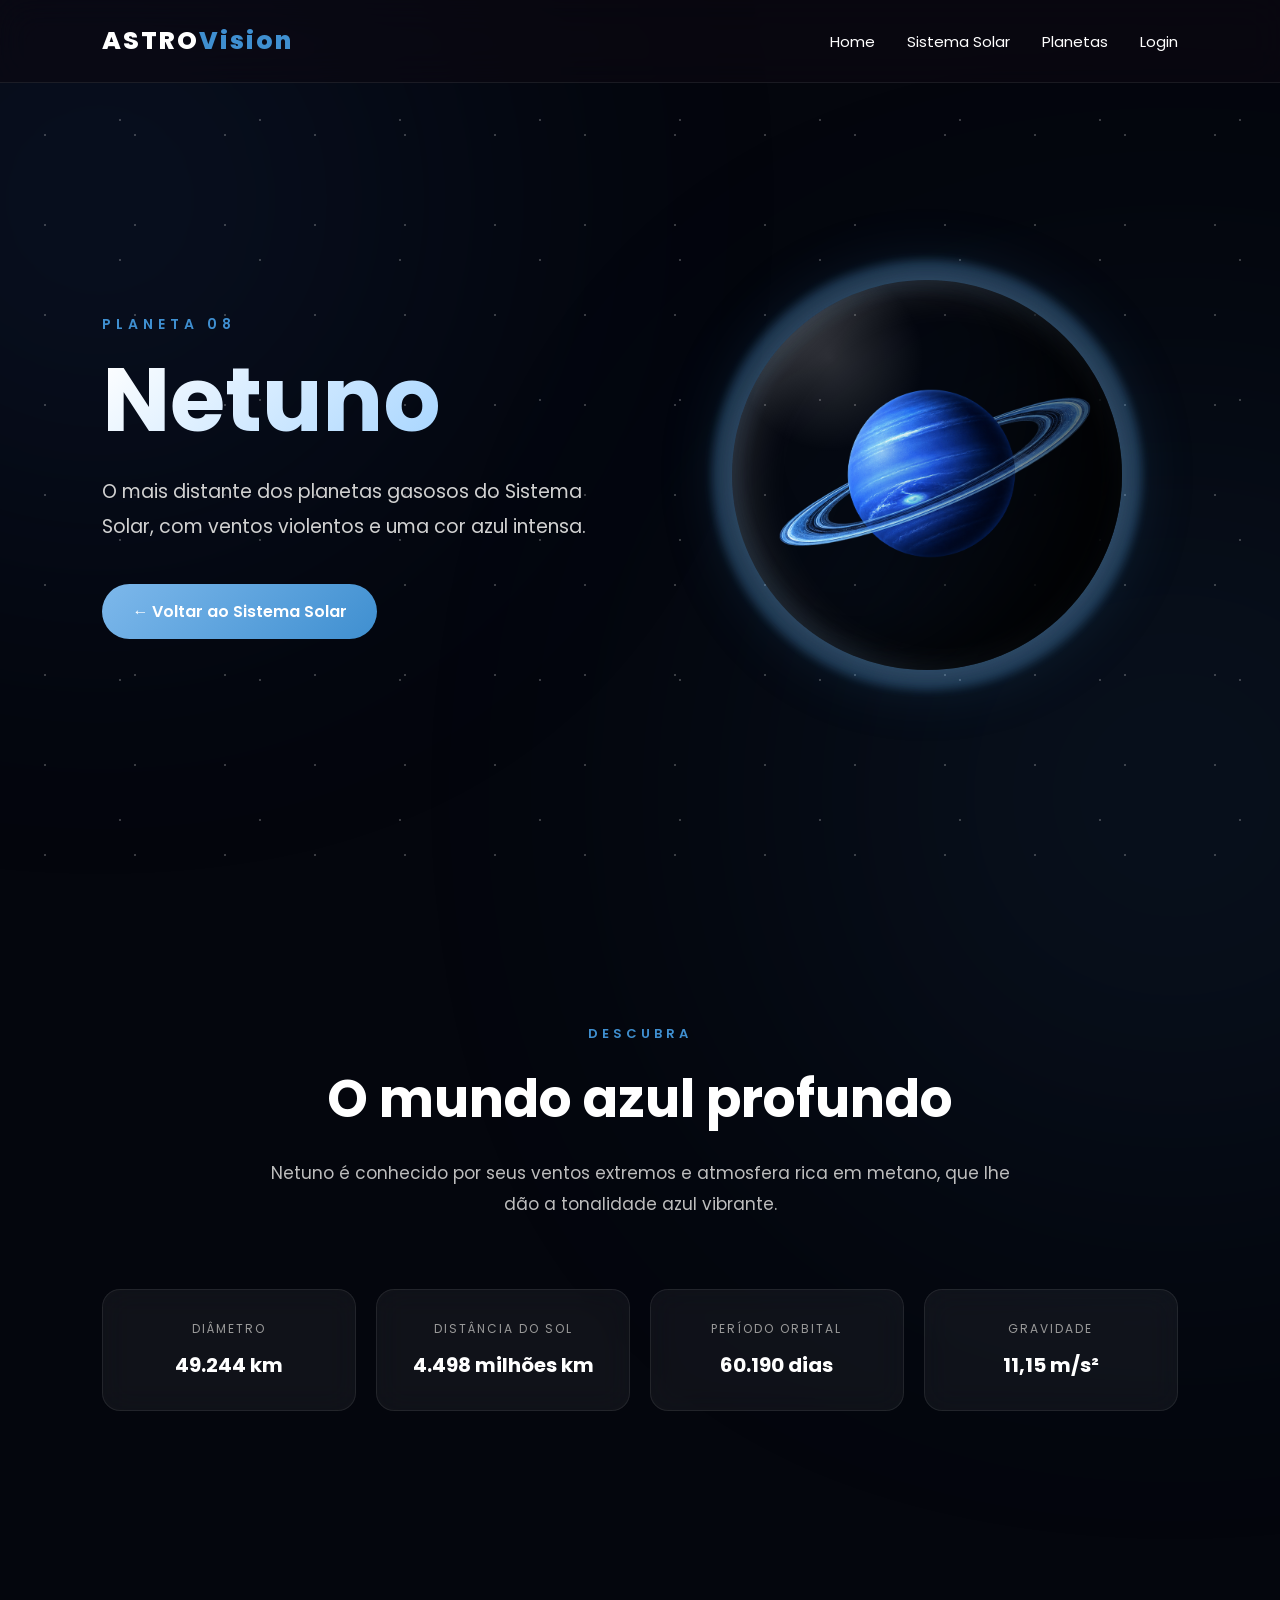
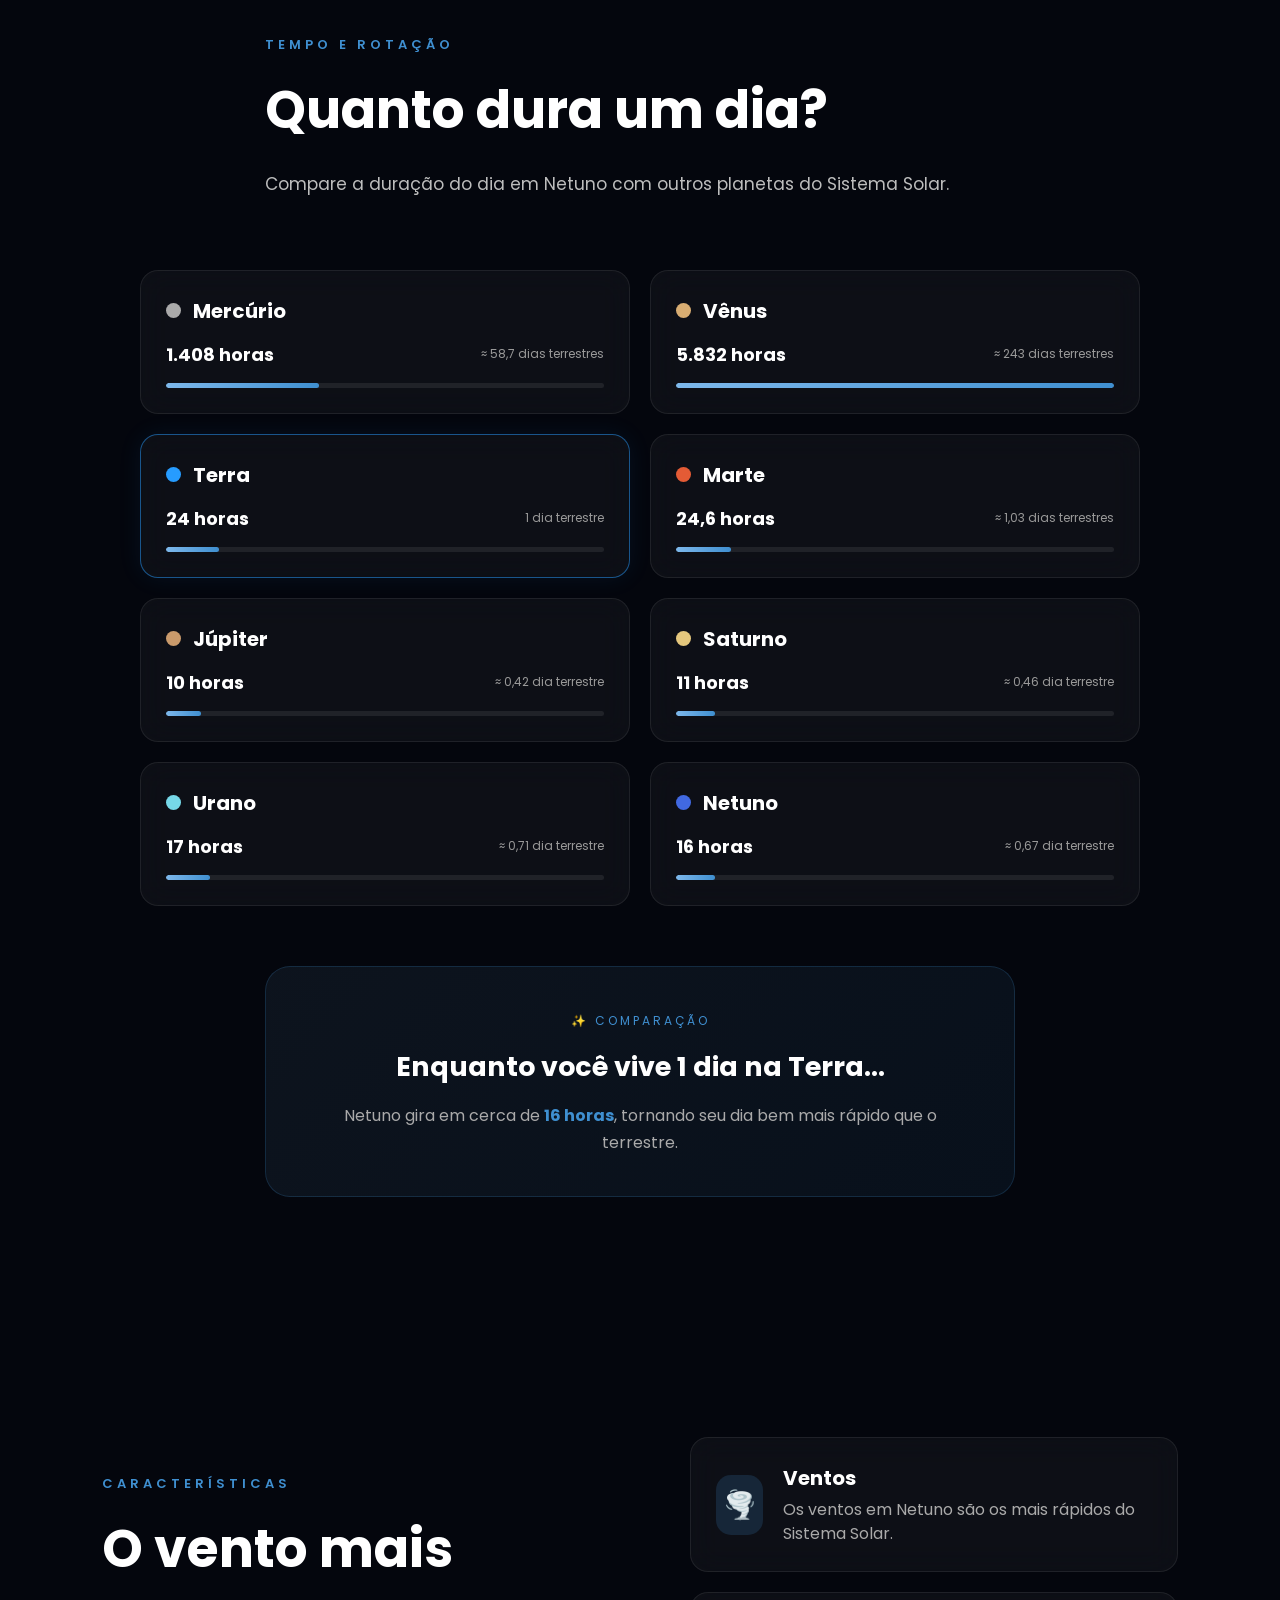
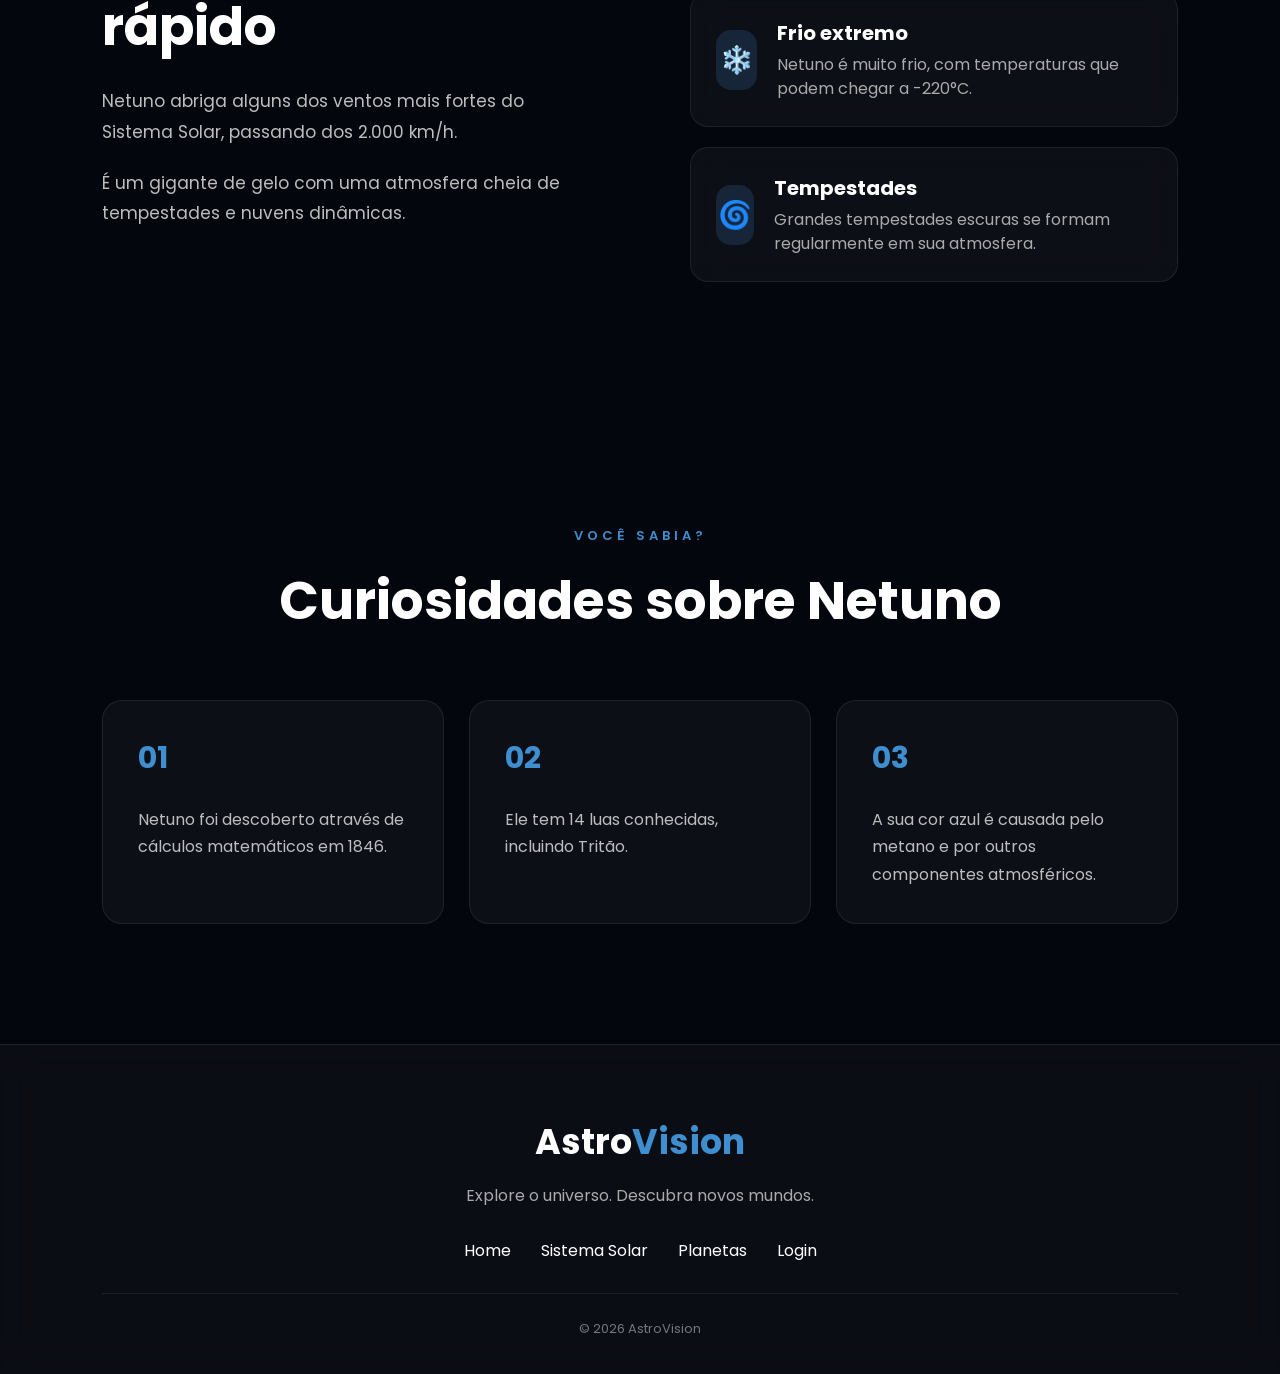
<file: neptune/neptune.html>
﻿<!DOCTYPE html>
<html lang="pt-BR">

<head>

    <meta charset="UTF-8">

    <meta name="viewport" content="width=device-width, initial-scale=1.0">

    <title>Netuno | AstroVision</title>

    <link rel="stylesheet" href="neptune.css">

    <link rel="preconnect" href="https://fonts.googleapis.com">
    <link rel="preconnect" href="https://fonts.gstatic.com" crossorigin>
    <link href="https://fonts.googleapis.com/css2?family=Poppins:wght@300;400;500;600;700;800&display=swap" rel="stylesheet">

    <link rel="icon" type="image/png" href="/fotos/astro.png">

</head>

<body>

    <div class="stars"></div>

    <header>
        <div class="logo">ASTRO<span>Vision</span></div>
        <nav>
            <a href="../index.html">Home</a>
            <a href="../index.html#solar-system">Sistema Solar</a>
            <a href="../index.html#explore">Planetas</a>
            <a href="../login/login.html">Login</a>
        </nav>
    </header>

    <main>
        <section class="planet-hero">
            <div class="planet-info">
                <span class="subtitle">PLANETA 08</span>
                <h1>Netuno</h1>
                <p>O mais distante dos planetas gasosos do Sistema Solar, com ventos violentos e uma cor azul intensa.</p>
                <a href="../index.html" class="back-button">← Voltar ao Sistema Solar</a>
            </div>

            <div class="planet-image" id="neptuneGlobe">
                <div class="neptune-glow"></div>
                <div class="neptune-shadow"></div>
                <img src="../fotos/neptune.png" alt="Planeta Netuno" id="neptuneImage">
                <div class="neptune-highlight"></div>
            </div>
        </section>

        <section class="about">
            <div class="section-title">
                <span>DESCUBRA</span>
                <h2>O mundo azul profundo</h2>
                <p>Netuno é conhecido por seus ventos extremos e atmosfera rica em metano, que lhe dão a tonalidade azul vibrante.</p>
            </div>

            <div class="data-grid">
                <div class="data-card">
                    <span>DIÂMETRO</span>
                    <strong>49.244 km</strong>
                </div>
                <div class="data-card">
                    <span>DISTÂNCIA DO SOL</span>
                    <strong>4.498 milhões km</strong>
                </div>
                <div class="data-card">
                    <span>PERÍODO ORBITAL</span>
                    <strong>60.190 dias</strong>
                </div>
                <div class="data-card">
                    <span>GRAVIDADE</span>
                    <strong>11,15 m/s²</strong>
                </div>
            </div>
        </section>

        <section class="day-section">
            <div class="section-title">
                <span>TEMPO E ROTAÇÃO</span>
                <h2>Quanto dura um dia?</h2>
                <p>Compare a duração do dia em Netuno com outros planetas do Sistema Solar.</p>
            </div>

            <div class="day-comparison">
                <div class="day-card">
                    <div class="planet-name"><span class="planet-dot mercury-dot"></span><h3>Mercúrio</h3></div>
                    <div class="day-info"><strong>1.408 horas</strong><span>≈ 58,7 dias terrestres</span></div>
                    <div class="day-bar"><div class="bar mercury-bar"></div></div>
                </div>
                <div class="day-card">
                    <div class="planet-name"><span class="planet-dot venus-dot"></span><h3>Vênus</h3></div>
                    <div class="day-info"><strong>5.832 horas</strong><span>≈ 243 dias terrestres</span></div>
                    <div class="day-bar"><div class="bar venus-bar"></div></div>
                </div>
                <div class="day-card earth-day-card">
                    <div class="planet-name"><span class="planet-dot earth-dot"></span><h3>Terra</h3></div>
                    <div class="day-info"><strong>24 horas</strong><span>1 dia terrestre</span></div>
                    <div class="day-bar"><div class="bar earth-bar"></div></div>
                </div>
                <div class="day-card">
                    <div class="planet-name"><span class="planet-dot mars-dot"></span><h3>Marte</h3></div>
                    <div class="day-info"><strong>24,6 horas</strong><span>≈ 1,03 dias terrestres</span></div>
                    <div class="day-bar"><div class="bar mars-bar"></div></div>
                </div>
                <div class="day-card">
                    <div class="planet-name"><span class="planet-dot jupiter-dot"></span><h3>Júpiter</h3></div>
                    <div class="day-info"><strong>10 horas</strong><span>≈ 0,42 dia terrestre</span></div>
                    <div class="day-bar"><div class="bar jupiter-bar"></div></div>
                </div>
                <div class="day-card">
                    <div class="planet-name"><span class="planet-dot saturn-dot"></span><h3>Saturno</h3></div>
                    <div class="day-info"><strong>11 horas</strong><span>≈ 0,46 dia terrestre</span></div>
                    <div class="day-bar"><div class="bar saturn-bar"></div></div>
                </div>
                <div class="day-card">
                    <div class="planet-name"><span class="planet-dot uranus-dot"></span><h3>Urano</h3></div>
                    <div class="day-info"><strong>17 horas</strong><span>≈ 0,71 dia terrestre</span></div>
                    <div class="day-bar"><div class="bar uranus-bar"></div></div>
                </div>
                <div class="day-card">
                    <div class="planet-name"><span class="planet-dot neptune-dot"></span><h3>Netuno</h3></div>
                    <div class="day-info"><strong>16 horas</strong><span>≈ 0,67 dia terrestre</span></div>
                    <div class="day-bar"><div class="bar neptune-bar"></div></div>
                </div>
            </div>

            <div class="day-highlight">
                <span>✨ COMPARAÇÃO</span>
                <h3>Enquanto você vive 1 dia na Terra...</h3>
                <p>Netuno gira em cerca de <strong>16 horas</strong>, tornando seu dia bem mais rápido que o terrestre.</p>
            </div>
        </section>

        <section class="features">
            <div class="feature-text">
                <span>CARACTERÍSTICAS</span>
                <h2>O vento mais rápido</h2>
                <p>Netuno abriga alguns dos ventos mais fortes do Sistema Solar, passando dos 2.000 km/h.</p>
                <p>É um gigante de gelo com uma atmosfera cheia de tempestades e nuvens dinâmicas.</p>
            </div>

            <div class="facts">
                <div class="fact">
                    <div class="icon">🌪️</div>
                    <div><h3>Ventos</h3><p>Os ventos em Netuno são os mais rápidos do Sistema Solar.</p></div>
                </div>
                <div class="fact">
                    <div class="icon">❄️</div>
                    <div><h3>Frio extremo</h3><p>Netuno é muito frio, com temperaturas que podem chegar a -220°C.</p></div>
                </div>
                <div class="fact">
                    <div class="icon">🌀</div>
                    <div><h3>Tempestades</h3><p>Grandes tempestades escuras se formam regularmente em sua atmosfera.</p></div>
                </div>
            </div>
        </section>

        <section class="curiosities">
            <span>VOCÊ SABIA?</span>
            <h2>Curiosidades sobre Netuno</h2>
            <div class="curiosity-grid">
                <article><h3>01</h3><p>Netuno foi descoberto através de cálculos matemáticos em 1846.</p></article>
                <article><h3>02</h3><p>Ele tem 14 luas conhecidas, incluindo Tritão.</p></article>
                <article><h3>03</h3><p>A sua cor azul é causada pelo metano e por outros componentes atmosféricos.</p></article>
            </div>
        </section>
    </main>

    <footer>
        <h2>Astro<span>Vision</span></h2>
        <p>Explore o universo. Descubra novos mundos.</p>
        <div class="footer-links">
            <a href="../index.html">Home</a>
            <a href="../index.html#solar-system">Sistema Solar</a>
            <a href="../index.html#explore">Planetas</a>
            <a href="../login/login.html">Login</a>
        </div>
        <p class="copy">© 2026 AstroVision</p>
    </footer>

    <script src="neptune.js"></script>
</body>

</html>
</file>
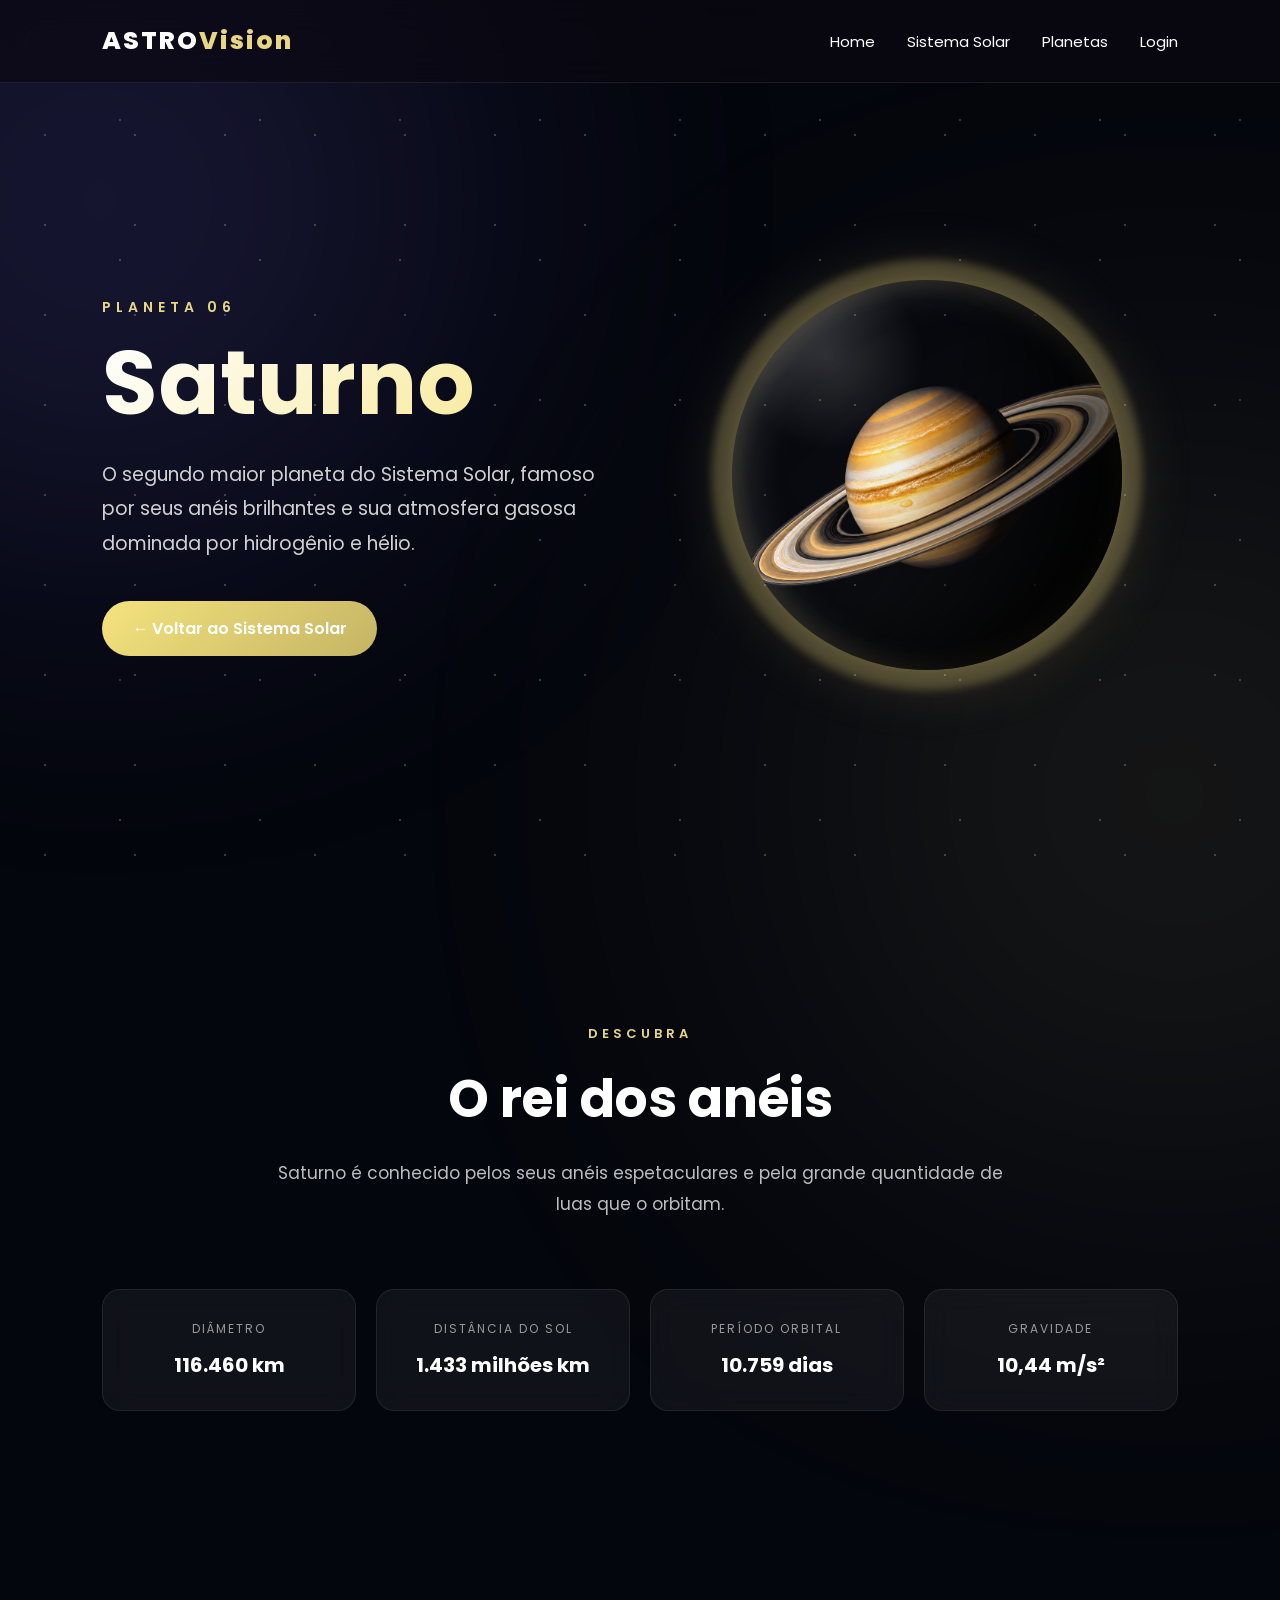
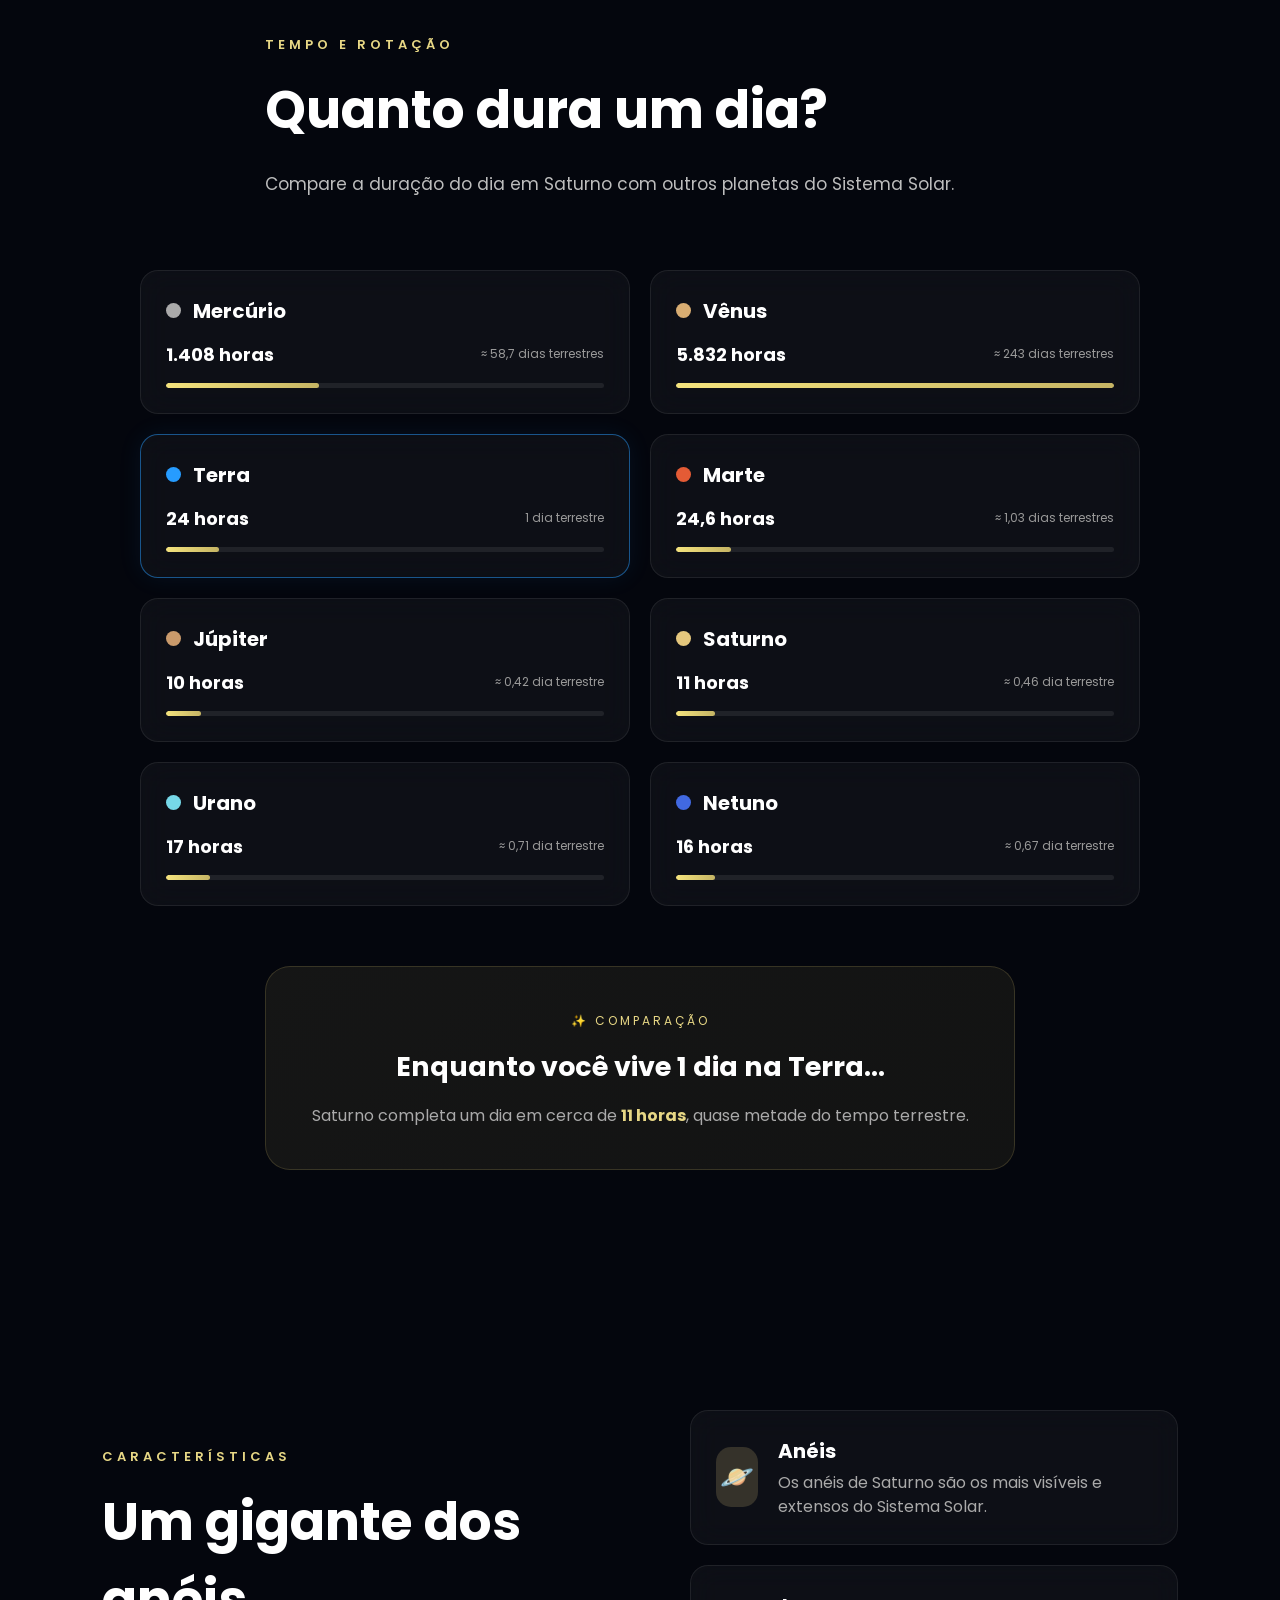
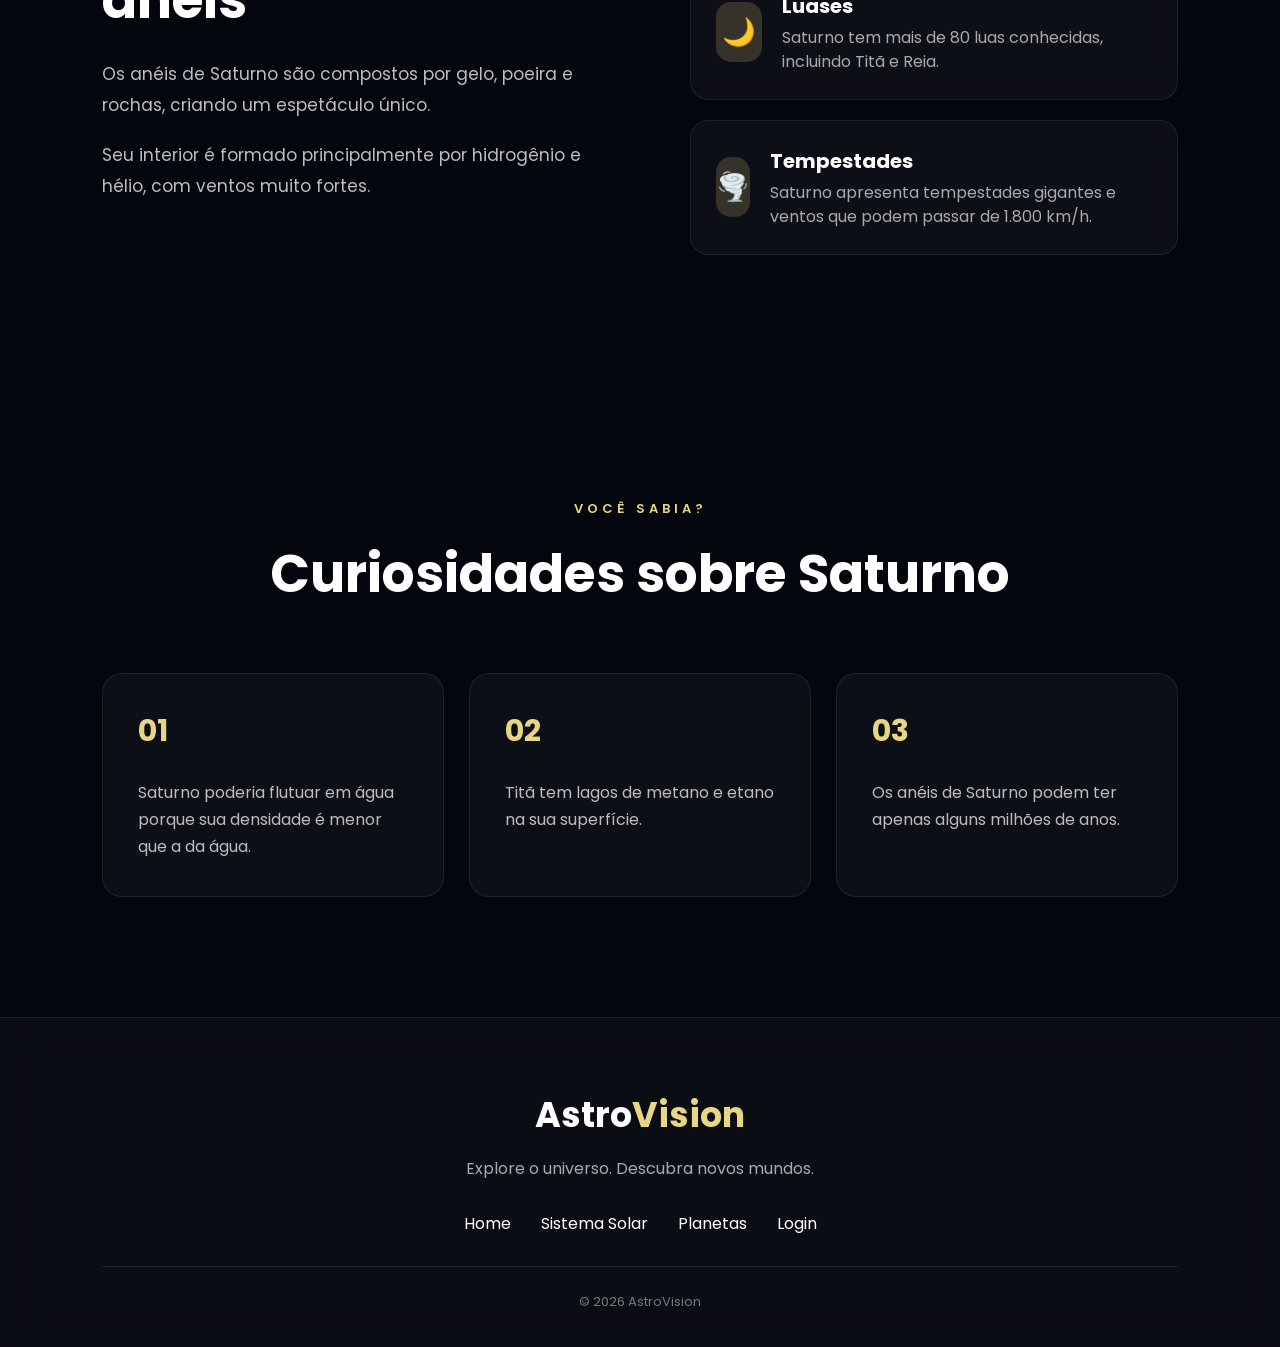
<file: saturn/saturn.html>
﻿<!DOCTYPE html>
<html lang="pt-BR">

<head>

    <meta charset="UTF-8">

    <meta name="viewport" content="width=device-width, initial-scale=1.0">

    <title>Saturno | AstroVision</title>

    <link rel="stylesheet" href="saturn.css">

    <link rel="preconnect" href="https://fonts.googleapis.com">

    <link rel="preconnect" href="https://fonts.gstatic.com" crossorigin>

    <link href="https://fonts.googleapis.com/css2?family=Poppins:wght@300;400;500;600;700;800&display=swap" rel="stylesheet">

    <link rel="icon" type="image/png" href="/fotos/astro.png">

</head>

<body>

    <!--ESTRELAS-->

    <div class="stars"></div>


    <!--NAVBAR -->

    <header>

        <div class="logo">

            ASTRO<span>Vision</span>

        </div>


        <nav>

            <a href="../index.html">Home</a>
            <a href="../index.html#solar-system">Sistema Solar</a>
            <a href="../index.html#explore">Planetas</a>
            <a href="../login/login.html">Login</a>

        </nav>

    </header>


    <main>

        <!--HERO-->

        <section class="planet-hero">

            <div class="planet-info">

                <span class="subtitle">PLANETA 06</span>

                <h1>Saturno</h1>

                <p>
                    O segundo maior planeta do Sistema Solar, famoso por seus anéis brilhantes e
                    sua atmosfera gasosa dominada por hidrogênio e hélio.
                </p>

                <a href="../index.html" class="back-button">← Voltar ao Sistema Solar</a>

            </div>

            <div class="planet-image" id="saturnGlobe">

                <div class="saturn-glow"></div>
                <div class="saturn-shadow"></div>
                <img src="../fotos/saturn.png" alt="Planeta Saturno" id="saturnImage">
                <div class="saturn-highlight"></div>

            </div>

        </section>

        <!--  SOBRE SATURNO -->

        <section class="about">

            <div class="section-title">

                <span>DESCUBRA</span>
                <h2>O rei dos anéis</h2>
                <p>
                    Saturno é conhecido pelos seus anéis espetaculares e pela grande quantidade de
                    luas que o orbitam.
                </p>

            </div>

            <div class="data-grid">

                <div class="data-card">
                    <span>DIÂMETRO</span>
                    <strong>116.460 km</strong>
                </div>

                <div class="data-card">
                    <span>DISTÂNCIA DO SOL</span>
                    <strong>1.433 milhões km</strong>
                </div>

                <div class="data-card">
                    <span>PERÍODO ORBITAL</span>
                    <strong>10.759 dias</strong>
                </div>

                <div class="data-card">
                    <span>GRAVIDADE</span>
                    <strong>10,44 m/s²</strong>
                </div>

            </div>

        </section>

        <!--UM DIA PELO SISTEMA SOLAR-->

        <section class="day-section">

            <div class="section-title">

                <span>TEMPO E ROTAÇÃO</span>
                <h2>Quanto dura um dia?</h2>
                <p>Compare a duração do dia em Saturno com outros planetas do Sistema Solar.</p>

            </div>

            <div class="day-comparison">

                <div class="day-card">
                    <div class="planet-name"><span class="planet-dot mercury-dot"></span><h3>Mercúrio</h3></div>
                    <div class="day-info"><strong>1.408 horas</strong><span>≈ 58,7 dias terrestres</span></div>
                    <div class="day-bar"><div class="bar mercury-bar"></div></div>
                </div>

                <div class="day-card">
                    <div class="planet-name"><span class="planet-dot venus-dot"></span><h3>Vênus</h3></div>
                    <div class="day-info"><strong>5.832 horas</strong><span>≈ 243 dias terrestres</span></div>
                    <div class="day-bar"><div class="bar venus-bar"></div></div>
                </div>

                <div class="day-card earth-day-card">
                    <div class="planet-name"><span class="planet-dot earth-dot"></span><h3>Terra</h3></div>
                    <div class="day-info"><strong>24 horas</strong><span>1 dia terrestre</span></div>
                    <div class="day-bar"><div class="bar earth-bar"></div></div>
                </div>

                <div class="day-card">
                    <div class="planet-name"><span class="planet-dot mars-dot"></span><h3>Marte</h3></div>
                    <div class="day-info"><strong>24,6 horas</strong><span>≈ 1,03 dias terrestres</span></div>
                    <div class="day-bar"><div class="bar mars-bar"></div></div>
                </div>

                <div class="day-card">
                    <div class="planet-name"><span class="planet-dot jupiter-dot"></span><h3>Júpiter</h3></div>
                    <div class="day-info"><strong>10 horas</strong><span>≈ 0,42 dia terrestre</span></div>
                    <div class="day-bar"><div class="bar jupiter-bar"></div></div>
                </div>

                <div class="day-card">
                    <div class="planet-name"><span class="planet-dot saturn-dot"></span><h3>Saturno</h3></div>
                    <div class="day-info"><strong>11 horas</strong><span>≈ 0,46 dia terrestre</span></div>
                    <div class="day-bar"><div class="bar saturn-bar"></div></div>
                </div>

                <div class="day-card">
                    <div class="planet-name"><span class="planet-dot uranus-dot"></span><h3>Urano</h3></div>
                    <div class="day-info"><strong>17 horas</strong><span>≈ 0,71 dia terrestre</span></div>
                    <div class="day-bar"><div class="bar uranus-bar"></div></div>
                </div>

                <div class="day-card">
                    <div class="planet-name"><span class="planet-dot neptune-dot"></span><h3>Netuno</h3></div>
                    <div class="day-info"><strong>16 horas</strong><span>≈ 0,67 dia terrestre</span></div>
                    <div class="day-bar"><div class="bar neptune-bar"></div></div>
                </div>

            </div>

            <div class="day-highlight">
                <span>✨ COMPARAÇÃO</span>
                <h3>Enquanto você vive 1 dia na Terra...</h3>
                <p>Saturno completa um dia em cerca de <strong>11 horas</strong>, quase metade do tempo terrestre.</p>
            </div>

        </section>

        <!--CARACTERÍSTICAS -->

        <section class="features">

            <div class="feature-text">
                <span>CARACTERÍSTICAS</span>
                <h2>Um gigante dos anéis</h2>
                <p>Os anéis de Saturno são compostos por gelo, poeira e rochas, criando um espetáculo único.</p>
                <p>Seu interior é formado principalmente por hidrogênio e hélio, com ventos muito fortes.</p>
            </div>

            <div class="facts">

                <div class="fact">
                    <div class="icon">🪐</div>
                    <div><h3>Anéis</h3><p>Os anéis de Saturno são os mais visíveis e extensos do Sistema Solar.</p></div>
                </div>

                <div class="fact">
                    <div class="icon">🌙</div>
                    <div><h3>Luases</h3><p>Saturno tem mais de 80 luas conhecidas, incluindo Titã e Reia.</p></div>
                </div>

                <div class="fact">
                    <div class="icon">🌪️</div>
                    <div><h3>Tempestades</h3><p>Saturno apresenta tempestades gigantes e ventos que podem passar de 1.800 km/h.</p></div>
                </div>

            </div>

        </section>

        <!--CURIOSIDADES -->

        <section class="curiosities">

            <span>VOCÊ SABIA?</span>
            <h2>Curiosidades sobre Saturno</h2>
            <div class="curiosity-grid">
                <article><h3>01</h3><p>Saturno poderia flutuar em água porque sua densidade é menor que a da água.</p></article>
                <article><h3>02</h3><p>Titã tem lagos de metano e etano na sua superfície.</p></article>
                <article><h3>03</h3><p>Os anéis de Saturno podem ter apenas alguns milhões de anos.</p></article>
            </div>

        </section>

    </main>

    <footer>
        <h2>Astro<span>Vision</span></h2>
        <p>Explore o universo. Descubra novos mundos.</p>
        <div class="footer-links">
            <a href="../index.html">Home</a>
            <a href="../index.html#solar-system">Sistema Solar</a>
            <a href="../index.html#explore">Planetas</a>
            <a href="../login/login.html">Login</a>
        </div>
        <p class="copy">© 2026 AstroVision</p>
    </footer>

    <script src="saturn.js"></script>

</body>

</html>
</file>
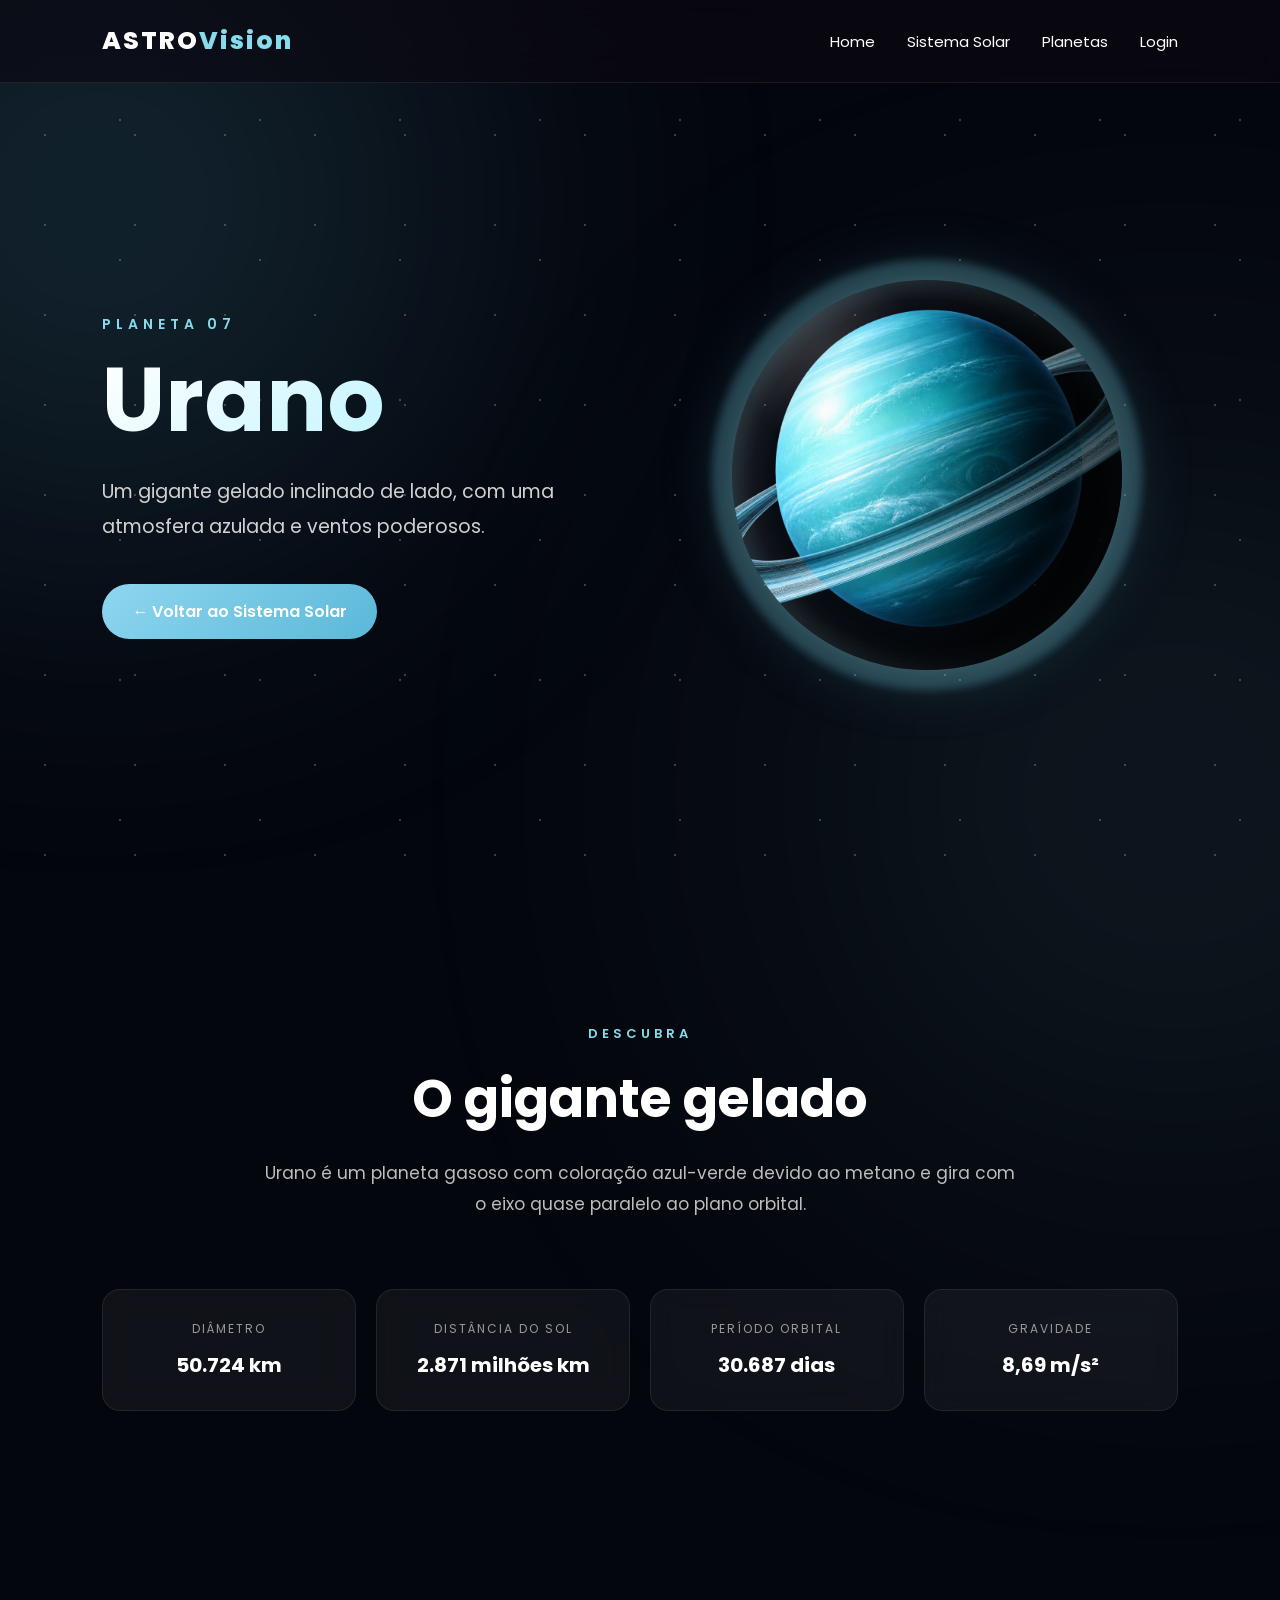
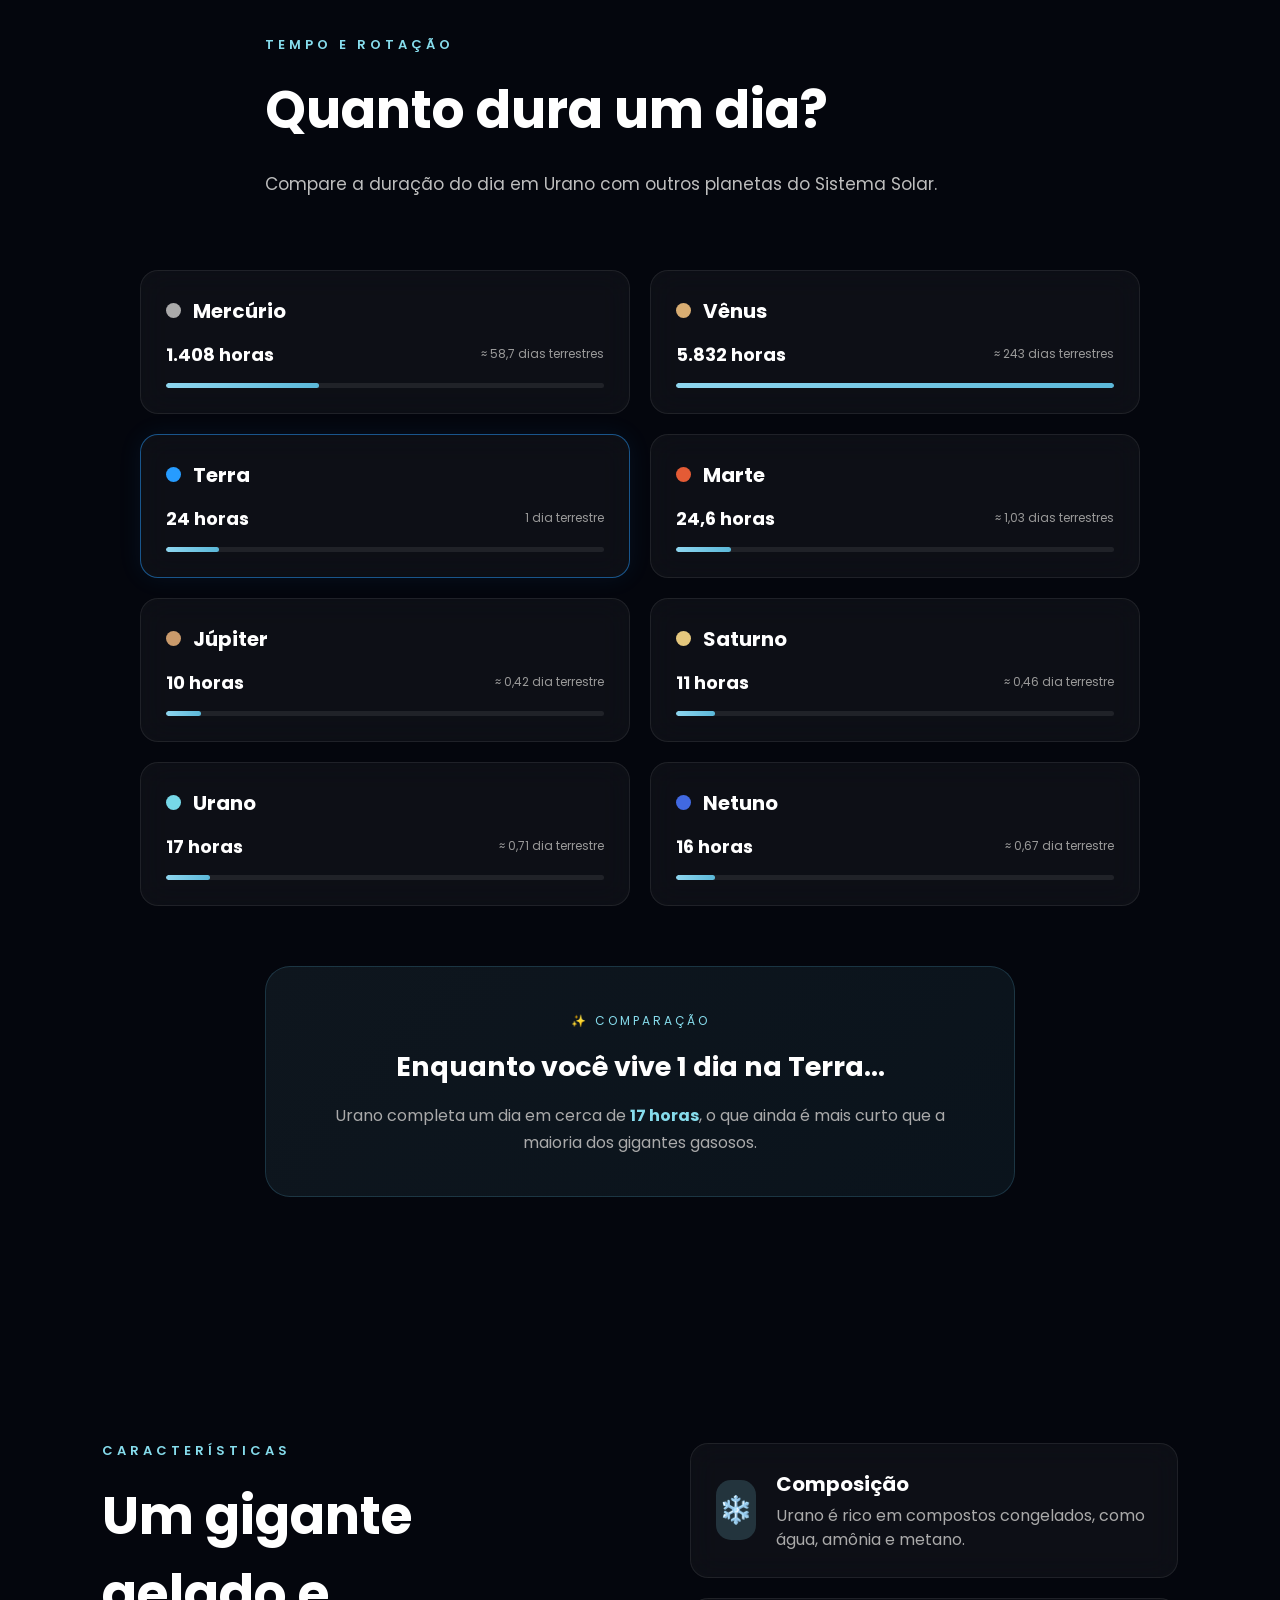
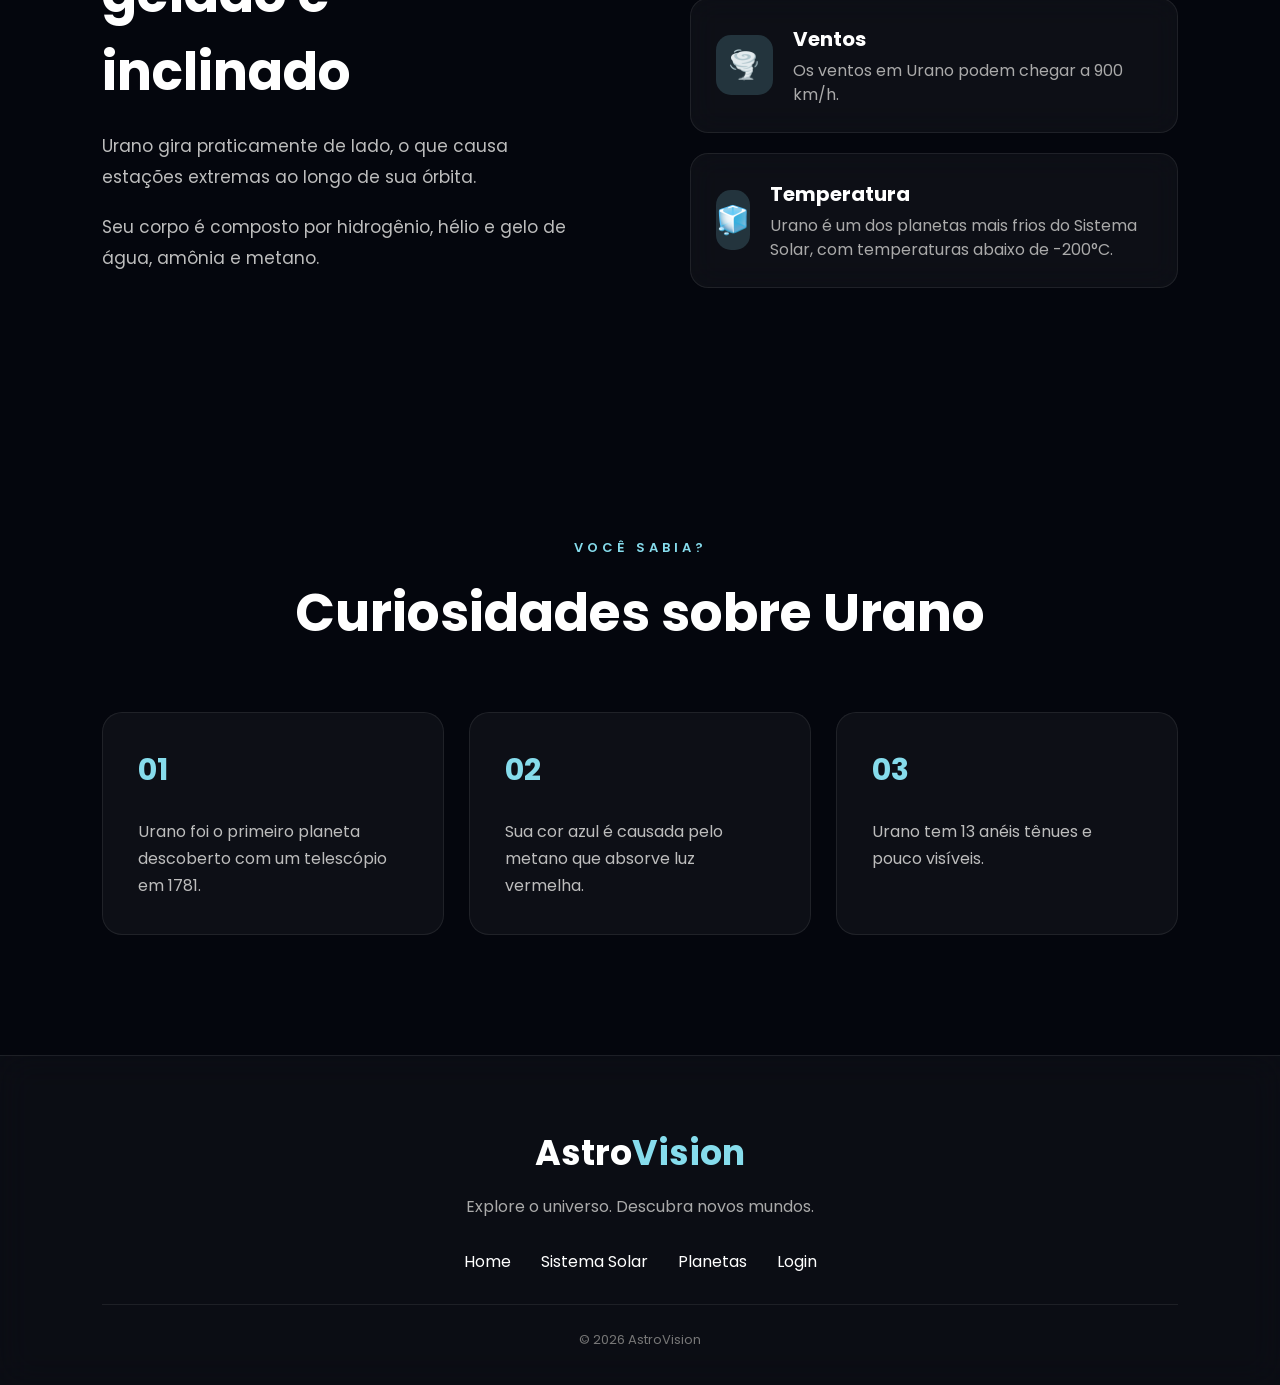
<file: uranus/uranus.html>
﻿<!DOCTYPE html>
<html lang="pt-BR">

<head>

    <meta charset="UTF-8">

    <meta name="viewport" content="width=device-width, initial-scale=1.0">

    <title>Urano | AstroVision</title>

    <link rel="stylesheet" href="uranus.css">

    <link rel="preconnect" href="https://fonts.googleapis.com">
    <link rel="preconnect" href="https://fonts.gstatic.com" crossorigin>
    <link href="https://fonts.googleapis.com/css2?family=Poppins:wght@300;400;500;600;700;800&display=swap" rel="stylesheet">

    <link rel="icon" type="image/png" href="/fotos/astro.png">

</head>

<body>

    <div class="stars"></div>

    <header>
        <div class="logo">ASTRO<span>Vision</span></div>
        <nav>
            <a href="../index.html">Home</a>
            <a href="../index.html#solar-system">Sistema Solar</a>
            <a href="../index.html#explore">Planetas</a>
            <a href="../login/login.html">Login</a>
        </nav>
    </header>

    <main>
        <section class="planet-hero">
            <div class="planet-info">
                <span class="subtitle">PLANETA 07</span>
                <h1>Urano</h1>
                <p>Um gigante gelado inclinado de lado, com uma atmosfera azulada e ventos poderosos.</p>
                <a href="../index.html" class="back-button">← Voltar ao Sistema Solar</a>
            </div>

            <div class="planet-image" id="uranusGlobe">
                <div class="uranus-glow"></div>
                <div class="uranus-shadow"></div>
                <img src="../fotos/uranus.png" alt="Planeta Urano" id="uranusImage">
                <div class="uranus-highlight"></div>
            </div>
        </section>

        <section class="about">
            <div class="section-title">
                <span>DESCUBRA</span>
                <h2>O gigante gelado</h2>
                <p>Urano é um planeta gasoso com coloração azul-verde devido ao metano e gira com o eixo quase paralelo ao plano orbital.</p>
            </div>

            <div class="data-grid">
                <div class="data-card">
                    <span>DIÂMETRO</span>
                    <strong>50.724 km</strong>
                </div>
                <div class="data-card">
                    <span>DISTÂNCIA DO SOL</span>
                    <strong>2.871 milhões km</strong>
                </div>
                <div class="data-card">
                    <span>PERÍODO ORBITAL</span>
                    <strong>30.687 dias</strong>
                </div>
                <div class="data-card">
                    <span>GRAVIDADE</span>
                    <strong>8,69 m/s²</strong>
                </div>
            </div>
        </section>

        <section class="day-section">
            <div class="section-title">
                <span>TEMPO E ROTAÇÃO</span>
                <h2>Quanto dura um dia?</h2>
                <p>Compare a duração do dia em Urano com outros planetas do Sistema Solar.</p>
            </div>

            <div class="day-comparison">
                <div class="day-card">
                    <div class="planet-name"><span class="planet-dot mercury-dot"></span><h3>Mercúrio</h3></div>
                    <div class="day-info"><strong>1.408 horas</strong><span>≈ 58,7 dias terrestres</span></div>
                    <div class="day-bar"><div class="bar mercury-bar"></div></div>
                </div>
                <div class="day-card">
                    <div class="planet-name"><span class="planet-dot venus-dot"></span><h3>Vênus</h3></div>
                    <div class="day-info"><strong>5.832 horas</strong><span>≈ 243 dias terrestres</span></div>
                    <div class="day-bar"><div class="bar venus-bar"></div></div>
                </div>
                <div class="day-card earth-day-card">
                    <div class="planet-name"><span class="planet-dot earth-dot"></span><h3>Terra</h3></div>
                    <div class="day-info"><strong>24 horas</strong><span>1 dia terrestre</span></div>
                    <div class="day-bar"><div class="bar earth-bar"></div></div>
                </div>
                <div class="day-card">
                    <div class="planet-name"><span class="planet-dot mars-dot"></span><h3>Marte</h3></div>
                    <div class="day-info"><strong>24,6 horas</strong><span>≈ 1,03 dias terrestres</span></div>
                    <div class="day-bar"><div class="bar mars-bar"></div></div>
                </div>
                <div class="day-card">
                    <div class="planet-name"><span class="planet-dot jupiter-dot"></span><h3>Júpiter</h3></div>
                    <div class="day-info"><strong>10 horas</strong><span>≈ 0,42 dia terrestre</span></div>
                    <div class="day-bar"><div class="bar jupiter-bar"></div></div>
                </div>
                <div class="day-card">
                    <div class="planet-name"><span class="planet-dot saturn-dot"></span><h3>Saturno</h3></div>
                    <div class="day-info"><strong>11 horas</strong><span>≈ 0,46 dia terrestre</span></div>
                    <div class="day-bar"><div class="bar saturn-bar"></div></div>
                </div>
                <div class="day-card">
                    <div class="planet-name"><span class="planet-dot uranus-dot"></span><h3>Urano</h3></div>
                    <div class="day-info"><strong>17 horas</strong><span>≈ 0,71 dia terrestre</span></div>
                    <div class="day-bar"><div class="bar uranus-bar"></div></div>
                </div>
                <div class="day-card">
                    <div class="planet-name"><span class="planet-dot neptune-dot"></span><h3>Netuno</h3></div>
                    <div class="day-info"><strong>16 horas</strong><span>≈ 0,67 dia terrestre</span></div>
                    <div class="day-bar"><div class="bar neptune-bar"></div></div>
                </div>
            </div>

            <div class="day-highlight">
                <span>✨ COMPARAÇÃO</span>
                <h3>Enquanto você vive 1 dia na Terra...</h3>
                <p>Urano completa um dia em cerca de <strong>17 horas</strong>, o que ainda é mais curto que a maioria dos gigantes gasosos.</p>
            </div>
        </section>

        <section class="features">
            <div class="feature-text">
                <span>CARACTERÍSTICAS</span>
                <h2>Um gigante gelado e inclinado</h2>
                <p>Urano gira praticamente de lado, o que causa estações extremas ao longo de sua órbita.</p>
                <p>Seu corpo é composto por hidrogênio, hélio e gelo de água, amônia e metano.</p>
            </div>

            <div class="facts">
                <div class="fact">
                    <div class="icon">❄️</div>
                    <div><h3>Composição</h3><p>Urano é rico em compostos congelados, como água, amônia e metano.</p></div>
                </div>
                <div class="fact">
                    <div class="icon">🌪️</div>
                    <div><h3>Ventos</h3><p>Os ventos em Urano podem chegar a 900 km/h.</p></div>
                </div>
                <div class="fact">
                    <div class="icon">🧊</div>
                    <div><h3>Temperatura</h3><p>Urano é um dos planetas mais frios do Sistema Solar, com temperaturas abaixo de -200°C.</p></div>
                </div>
            </div>
        </section>

        <section class="curiosities">
            <span>VOCÊ SABIA?</span>
            <h2>Curiosidades sobre Urano</h2>
            <div class="curiosity-grid">
                <article><h3>01</h3><p>Urano foi o primeiro planeta descoberto com um telescópio em 1781.</p></article>
                <article><h3>02</h3><p>Sua cor azul é causada pelo metano que absorve luz vermelha.</p></article>
                <article><h3>03</h3><p>Urano tem 13 anéis tênues e pouco visíveis.</p></article>
            </div>
        </section>
    </main>

    <footer>
        <h2>Astro<span>Vision</span></h2>
        <p>Explore o universo. Descubra novos mundos.</p>
        <div class="footer-links">
            <a href="../index.html">Home</a>
            <a href="../index.html#solar-system">Sistema Solar</a>
            <a href="../index.html#explore">Planetas</a>
            <a href="../login/login.html">Login</a>
        </div>
        <p class="copy">© 2026 AstroVision</p>
    </footer>

    <script src="uranus.js"></script>
</body>

</html>
</file>
<file: contato/contato.css>
* {
    margin: 0;
    padding: 0;
    box-sizing: border-box;
    font-family: 'Poppins', sans-serif;
}

body {
    background: #090914;
    min-height: 100vh;

    display: flex;
    justify-content: center;
    align-items: center;

    overflow-x: hidden;
    color: white;
}

/* Fundo iluminado */
body::before {
    content: "";

    position: fixed;

    width: 550px;
    height: 550px;

    background: #7b2ff7;

    border-radius: 50%;

    left: -180px;
    top: 120px;

    filter: blur(180px);

    opacity: .35;

    z-index: -1;
}

body::after {
    content: "";

    position: fixed;

    width: 420px;
    height: 420px;

    background: #000000;

    border-radius: 50%;

    right: -100px;
    top: -60px;

    filter: blur(170px);

    opacity: .25;

    z-index: -1;
}

/* Área principal */
.contact {
    width: 1200px;
    max-width: 100%;
    padding: 50px 0;
    align-items: center;
}

/* Título */
.title {
    text-align: center;
    margin-bottom: 40px;
}

.title h1 {
    font-size: 60px;
    font-weight: 800;
    line-height: 1;
}

.title span {
    color: #a855f7;
}

.title p {
    margin-top: 15px;
    color: #ff0000;
    font-size: 17px;
}

/* Caixa principal */
.container {
    display: grid;
    grid-template-columns: 3.9fr .19fr;
    gap: 50px;

    background: rgba(255, 255, 255, .04);

    border: 1px solid rgba(255, 0, 0, 0);

    border-radius: 25px;

    backdrop-filter: blur(18px);

    padding: 38px;

    align-items: center;
}

/* FORMULÁRIO */
.left h2 {
    font-size: 32px;
    margin-bottom: 10px;
}

.left > p {
    color: #aaa;
    margin-bottom: 25px;
    line-height: 1.6;
}

/* Campos */
.row {
    display: flex;
    gap: 15px;
}

input,
textarea {
    width: 100%;

    background: #1a1a2f;

    border: 1px solid rgba(255, 255, 255, .08);

    color: white;

    border-radius: 10px;

    padding: 15px;

    margin-bottom: 15px;

    outline: none;

    transition: .3s;

    font-size: 15px;
}

input::placeholder,
textarea::placeholder {
    color: #777;
}

textarea {
    height: 160px;
    resize: none;
}

input:focus,
textarea:focus {
    border-color: #8b5cf6;

    box-shadow: 0 0 18px rgba(168, 85, 247, .35);
}

/* Botão */
button {
    width: 100%;

    border: none;

    padding: 15px;

    border-radius: 10px;

    cursor: pointer;

    background: linear-gradient(90deg, #7b2ff7, #c026d3);

    color: rgb(254, 0, 0);

    font-size: 16px;

    font-weight: 600;

    transition: .35s;
}

button:hover {
    transform: translateY(-2px);

    box-shadow: 0 15px 35px rgba(123, 47, 247, .45);
}

/* LADO DAS INFORMAÇÕES */
.right {
    background: #141423;

    border-radius: 18px;

    padding: 30px;

    display: flex;

    flex-direction: column;

    justify-content: center;
}

.right h2 {
    font-size: 28px;
    margin-bottom: 15px;
}

.right > p {
    color: #aaa;
    line-height: 1.6;
    margin-bottom: 25px;
}

/* Informações de contato */
.contact-info {
    display: flex;
    flex-direction: column;
    gap: 18px;
}

.info {
    display: flex;
    align-items: center;
    gap: 15px;

    padding: 15px;

    background: rgba(255, 255, 255, .04);

    border-radius: 12px;

    transition: .3s;
}

.info:hover {
    background: rgba(168, 85, 247, .1);

    transform: translateX(5px);
}

.icon {
    width: 45px;
    height: 45px;

    display: flex;
    align-items: center;
    justify-content: center;

    background: linear-gradient(135deg, #7b2ff7, #c026d3);

    border-radius: 10px;

    font-size: 20px;
}

.info h3 {
    font-size: 15px;
    margin-bottom: 3px;
}

.info p {
    color: #aaa;
    font-size: 14px;
}

/* Redes sociais */
.social {
    margin-top: 30px;
}

.social h3 {
    margin-bottom: 15px;
}

.social a {
    display: inline-flex;

    align-items: center;
    justify-content: center;

    width: 42px;
    height: 42px;

    margin-right: 8px;

    border-radius: 10px;

    background: #1a1a2f;

    color: white;

    text-decoration: none;

    transition: .3s;
}

.social a:hover {
    background: #8b5cf6;

    transform: translateY(-3px);
}

/* RESPONSIVO */
@media(max-width: 900px) {

    .container {
        grid-template-columns: 1fr;
    }

    .title h1 {
        font-size: 48px;
    }

    .row {
        flex-direction: column;
        gap: 0;
    }
}

@media(max-width: 500px) {

    .contact {
        padding: 30px 0;
    }

    .title h1 {
        font-size: 38px;
    }

    .container {
        padding: 20px;
    }
}
</file>
<file: earth/earth.css>
/*RESET */

* {
    margin: 0;
    padding: 0;
    box-sizing: border-box;
    scroll-behavior: smooth;
    font-family: 'Poppins', sans-serif;
}


/* BODY */

body {

    background: #04050f;

    color: #fff;

    overflow-x: hidden;

}


/*BACKGROUND */

body::before {

    content: "";

    position: fixed;

    width: 700px;

    height: 700px;

    background: #ffffff;

    left: -250px;

    top: -150px;

    border-radius: 50%;

    filter: blur(180px);

    opacity: .28;

    z-index: -2;

}


body::after {

    content: "";

    position: fixed;

    width: 650px;

    height: 650px;

    background: #00aaff;

    right: -220px;

    bottom: -220px;

    border-radius: 50%;

    filter: blur(220px);

    opacity: .16;

    z-index: -2;

}


/* STARS */

.stars {

    position: fixed;

    inset: 0;

    width: 100%;

    height: 100%;

    background-image:

        radial-gradient(
            white 1px,
            transparent 1px
        ),

        radial-gradient(
            white 1px,
            transparent 1px
        );

    background-size:
        90px 90px,
        140px 140px;

    background-position:
        0 0,
        50px 50px;

    opacity: .25;

    pointer-events: none;

    z-index: -1;

}


/* NAVBAR */

header {

    position: fixed;

    top: 0;
    left: 0;

    width: 100%;

    padding: 22px 8%;

    display: flex;

    justify-content: space-between;

    align-items: center;

    background: rgba(8, 8, 18, .55);

    backdrop-filter: blur(18px);

    border-bottom:
        1px solid
        rgba(255, 255, 255, .08);

    z-index: 999;

}


/* LOGO */

.logo {

    font-size: 25px;

    font-weight: 800;

    letter-spacing: 2px;

}


.logo span {

    color: #3200fb;
    

}


/* NAV */

nav {

    display: flex;

    gap: 32px;

}


nav a {

    color: #fff;

    text-decoration: none;

    font-size: 15px;

    transition: .35s;

}


nav a:hover {

    color: #8d73ff;

    text-shadow:
        0 0 15px
        rgba(125, 92, 255, .7);

}


/* ==========================
HERO
========================== */

.planet-hero {
    min-height: 100vh;

    padding: 150px 8% 100px;

    display: flex;

    align-items: center;

    justify-content: space-between;

    gap: 80px;

    position: relative;

    overflow: hidden;
}



/* INFORMAÇÕES */

.planet-info {

    max-width: 600px;

}


.subtitle {

    display: inline-block;

    color: #8d73ff;

    font-size: 14px;

    font-weight: 600;

    letter-spacing: 5px;

    margin-bottom: 20px;

}


.planet-info h1 {

    font-size: 90px;

    line-height: 1;

    margin-bottom: 30px;

    background:
        linear-gradient(
            135deg,
            #ffffff,
            #8d73ff
        );

    -webkit-background-clip: text;

    -webkit-text-fill-color: transparent;

}


.planet-info p {

    color: #cfcfcf;

    font-size: 19px;

    line-height: 1.8;

    max-width: 550px;

    margin-bottom: 40px;

}


/* BOTÃO */

.back-button {

    display: inline-block;

    padding: 15px 30px;

    border-radius: 40px;

    color: #fff;

    text-decoration: none;

    background:
        linear-gradient(
            135deg,
            #6d4cff,
            #9d4dff
        );

    font-weight: 600;

    transition: .4s;

}


.back-button:hover {

    transform: translateY(-5px);

    box-shadow:
        0 0 35px
        rgba(125, 92, 255, .6);

}


/*PLANETA */

.planet-image {

    position: relative;

    width: 560px;

    height: 560px;

    display: flex;

    align-items: center;

    justify-content: center;

}



.planet-image img {

    position: relative;

    width: 390px;

    height: 390px;

    object-fit: cover;

    border-radius: 50%;

    z-index: 3;

    opacity: 0;

    transform: scale(.04);

    filter:
        drop-shadow(0 0 15px rgba(0, 170, 255, .25));

    animation:
        earthReveal 3s
        cubic-bezier(.16, 1, .3, 1)
        1.2s
        forwards;

}





/*CRESCIMENTO DA TERRA*/

@keyframes earthReveal {

    0% {

        opacity: 0;

        transform: scale(.04);

        filter:
            drop-shadow(
                0 0 0
                rgba(0, 170, 255, 0)
            );

    }

    25% {

        opacity: .35;

        transform: scale(.20);

        filter:
            drop-shadow(
                0 0 15px
                rgba(0, 170, 255, .2)
            );

    }

    50% {

        opacity: .7;

        transform: scale(.48);

        filter:
            drop-shadow(
                0 0 30px
                rgba(0, 170, 255, .35)
            );

    }

    75% {

        opacity: .9;

        transform: scale(.78);

        filter:
            drop-shadow(
                0 0 50px
                rgba(0, 170, 255, .5)
            );

    }

    100% {

        opacity: 1;

        transform: scale(1);

        filter:
            drop-shadow(
                0 0 25px
                rgba(0, 170, 255, .5)
            )
            drop-shadow(
                0 0 70px
                rgba(0, 170, 255, .25)
            );

    }

}


/* BRILHO ATRÁS DA TERRA */

.glow {

    position: absolute;

    width: 420px;

    height: 420px;

    border-radius: 50%;

    background:
        radial-gradient(
            circle,
            rgba(0, 150, 255, .55) 0%,
            rgba(0, 100, 255, .25) 35%,
            transparent 70%
        );

    filter: blur(35px);

    opacity: 0;

    transform: scale(.1);

    z-index: 1;

    animation:
        glowReveal 3s
        cubic-bezier(.16, 1, .3, 1)
        1.1s
        forwards;

}


@keyframes glowReveal {

    0% {

        opacity: 0;

        transform: scale(.1);

    }

    35% {

        opacity: .15;

        transform: scale(.35);

    }

    65% {

        opacity: .45;

        transform: scale(.75);

    }

    100% {

        opacity: .8;

        transform: scale(1);

    }

}


/*TEXTO ENTRANDO DEPOIS */

.planet-info {

    max-width: 600px;

    opacity: 0;

    transform: translateX(-60px);

    animation:
        textReveal 1.2s
        cubic-bezier(.16, 1, .3, 1)
        2.8s
        forwards;

}


@keyframes textReveal {

    0% {

        opacity: 0;

        transform: translateX(-60px);

    }

    100% {

        opacity: 1;

        transform: translateX(0);

    }

}

.glow {

    position: absolute;

    width: 400px;

    height: 400px;

    border-radius: 50%;

    background:
        radial-gradient(
            circle,
            rgba(0, 170, 255, .3),
            transparent 65%
        );

    filter: blur(25px);

    animation:
        pulse
        4s
        ease-in-out
        infinite;

}


@keyframes earthFloat {

    0%,
    100% {

        transform:
            translateY(0)
            rotate(0deg);

    }

    50% {

        transform:
            translateY(-18px)
            rotate(3deg);

    }

}


@keyframes pulse {

    0%,
    100% {

        transform: scale(.9);

        opacity: .5;

    }

    50% {

        transform: scale(1.1);

        opacity: .8;

    }

}


/*ABOUT */

.about {

    padding:
        120px 8%
        100px;

    text-align: center;

}


.section-title {

    max-width: 750px;

    margin: 0 auto 70px;

}


.section-title span,
.feature-text > span,
.curiosities > span {

    color: #8d73ff;

    font-size: 13px;

    font-weight: 600;

    letter-spacing: 4px;

}


.section-title h2,
.feature-text h2,
.curiosities h2 {

    font-size: 52px;

    margin:
        15px 0
        20px;

}


.section-title p,
.feature-text p {

    color: #bdbdbd;

    line-height: 1.8;

    font-size: 17px;

}


/*DADOS */

.data-grid {

    max-width: 1100px;

    margin: auto;

    display: grid;

    grid-template-columns:
        repeat(4, 1fr);

    gap: 20px;

}


.data-card {

    padding: 30px 20px;

    background:
        rgba(255, 255, 255, .05);

    border:
        1px solid
        rgba(255, 255, 255, .08);

    border-radius: 18px;

    backdrop-filter: blur(15px);

    transition: .4s;

}


.data-card:hover {

    transform: translateY(-8px);

    border-color: #7d5cff;

    box-shadow:
        0 0 30px
        rgba(125, 92, 255, .2);

}


.data-card span {

    display: block;

    color: #999;

    font-size: 12px;

    letter-spacing: 2px;

    margin-bottom: 12px;

}


.data-card strong {

    font-size: 20px;

    color: #fff;

}


/* FEATURES */

.features {

    padding:
        120px 8%;

    display: grid;

    grid-template-columns:
        1fr 1fr;

    gap: 100px;

    align-items: center;

}


.feature-text {

    max-width: 600px;

}


.feature-text p {

    margin-bottom: 20px;

}


/* FATOS */

.facts {

    display: flex;

    flex-direction: column;

    gap: 20px;

}


.fact {

    display: flex;

    align-items: center;

    gap: 20px;

    padding: 25px;

    border:
        1px solid
        rgba(255, 255, 255, .08);

    background:
        rgba(255, 255, 255, .04);

    border-radius: 18px;

    backdrop-filter: blur(15px);

    transition: .4s;

}


.fact:hover {

    transform: translateX(10px);

    border-color: #7d5cff;

}


.icon {

    width: 60px;

    height: 60px;

    display: flex;

    align-items: center;

    justify-content: center;

    border-radius: 15px;

    background:
        rgba(125, 92, 255, .15);

    font-size: 27px;

}


.fact h3 {

    margin-bottom: 5px;

    font-size: 20px;

}


.fact p {

    color: #aaa;

    line-height: 1.5;

}


/* CURIOSIDADES*/

.curiosities {

    padding:
        120px 8%;

    text-align: center;

}


.curiosity-grid {

    max-width: 1100px;

    margin: 60px auto 0;

    display: grid;

    grid-template-columns:
        repeat(3, 1fr);

    gap: 25px;

}


.curiosity-grid article {

    text-align: left;

    padding: 35px;

    min-height: 220px;

    border:
        1px solid
        rgba(255, 255, 255, .08);

    border-radius: 20px;

    background:
        rgba(255, 255, 255, .04);

    transition: .4s;

}


.curiosity-grid article:hover {

    transform: translateY(-8px);

    border-color: #7d5cff;

    box-shadow:
        0 0 30px
        rgba(125, 92, 255, .2);

}


.curiosity-grid h3 {

    color: #8d73ff;

    font-size: 30px;

    margin-bottom: 25px;

}


.curiosity-grid p {

    color: #bdbdbd;

    line-height: 1.7;

}


/* FOOTER */

footer {

    padding:
        70px 8%
        35px;

    text-align: center;

    background:
        rgba(255, 255, 255, .03);

    backdrop-filter: blur(18px);

    border-top:
        1px solid
        rgba(255, 255, 255, .08);

}


footer h2 {

    font-size: 35px;

    margin-bottom: 15px;

}


footer h2 span {

    color: #8d73ff;

}


footer > p {

    color: #aaa;

}


.footer-links {

    display: flex;

    justify-content: center;

    flex-wrap: wrap;

    gap: 30px;

    margin: 30px 0;

}


.footer-links a {

    color: #fff;

    text-decoration: none;

    transition: .3s;

}


.footer-links a:hover {

    color: #8d73ff;

}


.copy {

    font-size: 13px;

    color: #777 !important;

    padding-top: 25px;

    border-top:
        1px solid
        rgba(255, 255, 255, .08);

}


/* RESPONSIVO */

@media (max-width: 1000px) {

    .planet-hero {

        flex-direction: column;

        text-align: center;

    }

    .planet-info p {

        margin-left: auto;

        margin-right: auto;

    }

    .planet-image {

        width: 400px;

        height: 400px;

    }

    .planet-image img {

        width: 320px;

        height: 320px;

    }

    .glow {

        width: 330px;

        height: 330px;

    }

    .data-grid {

        grid-template-columns:
            repeat(2, 1fr);

    }

    .features {

        grid-template-columns: 1fr;

        gap: 60px;

    }

    .feature-text {

        max-width: none;

        text-align: center;

    }

}


@media (max-width: 700px) {

    header {

        padding: 18px 5%;

    }

    .logo {

        font-size: 19px;

    }

    nav {

        gap: 15px;

    }

    nav a {

        font-size: 11px;

    }

    .planet-hero {

        padding:
            130px 5%
            70px;

    }

    .planet-info h1 {

        font-size: 65px;

    }

    .planet-info p {

        font-size: 16px;

    }

    .planet-image {

        width: 320px;

        height: 320px;

    }

    .planet-image img {

        width: 250px;

        height: 250px;

    }

    .glow {

        width: 270px;

        height: 270px;

    }

    .section-title h2,
    .feature-text h2,
    .curiosities h2 {

        font-size: 38px;

    }

    .data-grid {

        grid-template-columns: 1fr;

    }

    .curiosity-grid {

        grid-template-columns: 1fr;

    }

    .footer-links {

        flex-direction: column;

        gap: 15px;

    }

}



/*  COMPARAÇÃO DOS DIAS*/

.day-section {

    padding: 120px 8%;

    position: relative;

}


/* GRID */

.day-comparison {

    max-width: 1000px;

    margin: 70px auto 0;

    display: grid;

    grid-template-columns:
        repeat(2, 1fr);

    gap: 20px;

}


/* CARD */

.day-card {

    padding: 25px;

    border-radius: 18px;

    background:
        rgba(255, 255, 255, .04);

    border:
        1px solid
        rgba(255, 255, 255, .08);

    backdrop-filter: blur(15px);

    transition: .4s;

}


.day-card:hover {

    transform: translateY(-5px);

    border-color:
        rgba(125, 92, 255, .6);

    box-shadow:
        0 0 30px
        rgba(125, 92, 255, .15);

}


/* PLANETA */

.planet-name {

    display: flex;

    align-items: center;

    gap: 12px;

    margin-bottom: 15px;

}


.planet-name h3 {

    font-size: 20px;

}


/* BOLINHA */

.planet-dot {

    width: 15px;

    height: 15px;

    border-radius: 50%;

    display: block;

}


/* CORES DOS PLANETAS */

.mercury-dot {
    background: #aaa;
}

.venus-dot {
    background: #d8ad72;
}

.earth-dot {
    background: #269cff;
}

.mars-dot {
    background: #e45b35;
}

.jupiter-dot {
    background: #c99a6b;
}

.saturn-dot {
    background: #e4c77d;
}

.uranus-dot {
    background: #76d8e8;
}

.neptune-dot {
    background: #4169e1;
}


/* INFORMAÇÕES */

.day-info {

    display: flex;

    justify-content: space-between;

    align-items: center;

    gap: 15px;

    margin-bottom: 15px;

}


.day-info strong {

    font-size: 18px;

    color: #fff;

}


.day-info span {

    color: #999;

    font-size: 12px;

}


/* BARRA */

.day-bar {

    width: 100%;

    height: 5px;

    background:
        rgba(255, 255, 255, .08);

    border-radius: 20px;

    overflow: hidden;

}


.bar {

    height: 100%;

    border-radius: 20px;

    background:
        linear-gradient(
            90deg,
            #6d4cff,
            #9d4dff
        );

}


/* TAMANHOS VISUAIS */

.mercury-bar {
    width: 35%;
}

.venus-bar {
    width: 100%;
}

.earth-bar {
    width: 12%;
}

.mars-bar {
    width: 12.5%;
}

.jupiter-bar {
    width: 8%;
}

.saturn-bar {
    width: 9%;
}

.uranus-bar {
    width: 10%;
}

.neptune-bar {
    width: 9%;
}


/* DESTAQUE DA TERRA */

.earth-day-card {

    border-color:
        rgba(38, 156, 255, .5);

    box-shadow:
        0 0 25px
        rgba(38, 156, 255, .08);

}


/* DESTAQUE FINAL */

.day-highlight {

    max-width: 750px;

    margin: 60px auto 0;

    padding: 40px;

    text-align: center;

    border-radius: 25px;

    background:
        linear-gradient(
            135deg,
            rgba(38, 156, 255, .08),
            rgba(125, 92, 255, .08)
        );

    border:
        1px solid
        rgba(125, 92, 255, .2);

}


.day-highlight span {

    color: #8d73ff;

    font-size: 12px;

    letter-spacing: 3px;

}


.day-highlight h3 {

    font-size: 27px;

    margin: 15px 0;

}


.day-highlight p {

    color: #aaa;

    line-height: 1.7;

}


.day-highlight strong {

    color: #8d73ff;

}


/* RESPONSIVO */

@media (max-width: 700px) {

    .day-comparison {

        grid-template-columns: 1fr;

    }


    .day-info {

        flex-direction: column;

        align-items: flex-start;

    }


    .day-highlight {

        padding: 30px 20px;

    }


    .day-highlight h3 {

        font-size: 22px;

    }

}
/* TERRA — EFEITO GLOBO 3D*/

.planet-image {

    position: relative;

    width: 560px;

    height: 560px;

    display: flex;

    align-items: center;

    justify-content: center;

    perspective: 1000px;

}


/*GLOBO */

#earthGlobe {

    transform-style: preserve-3d;

}


/* IMAGEM DA TERRA */

#earthImage {

    position: relative;

    width: 390px;

    height: 390px;

    object-fit: cover;

    border-radius: 50%;

    z-index: 5;

    cursor: grab;

    user-select: none;

    transform-style: preserve-3d;

    transition:
        transform .15s ease-out;

    box-shadow:

        inset -35px -20px 70px
        rgba(0, 0, 0, .65),

        inset 20px 10px 40px
        rgba(255, 255, 255, .12),

        0 0 25px
        rgba(0, 150, 255, .45),

        0 0 70px
        rgba(0, 130, 255, .25);

}

/*ATMOSFERA */

.earth-glow {

    position: absolute;

    width: 430px;

    height: 430px;

    border-radius: 50%;

    background:

        radial-gradient(
            circle,
            transparent 58%,
            rgba(0, 170, 255, .18) 67%,
            rgba(0, 120, 255, .35) 72%,
            transparent 76%
        );

    filter: blur(5px);

    z-index: 2;

    pointer-events: none;

    animation:
        atmospherePulse
        4s
        ease-in-out
        infinite;

}

@keyframes atmospherePulse {

    0% {

        transform: scale(.98);

        opacity: .65;

    }

    50% {

        transform: scale(1.04);

        opacity: 1;

    }

    100% {

        transform: scale(.98);

        opacity: .65;

    }

}

/*SOMBRA 3D */

.earth-shadow {

    position: absolute;

    width: 390px;

    height: 390px;

    border-radius: 50%;

    z-index: 7;

    pointer-events: none;

    background:

        linear-gradient(
            110deg,
            transparent 35%,
            rgba(0, 0, 0, .08) 48%,
            rgba(0, 0, 0, .55) 75%,
            rgba(0, 0, 0, .85) 100%
        );

    mix-blend-mode: multiply;

}

/*REFLEXO DA LUZ */

.earth-highlight {

    position: absolute;

    width: 390px;

    height: 390px;

    border-radius: 50%;

    z-index: 8;

    pointer-events: none;

    background:

        radial-gradient(
            circle at 25% 20%,
            rgba(255, 255, 255, .22),
            transparent 22%
        );

    opacity: .7;

}

/*ANIMAÇÃO DE ENTRADA */

#earthImage {

    opacity: 0;

    transform:
        scale(.05)
        rotateX(10deg)
        rotateY(-15deg);

    animation:
        earthEntrance
        3s
        cubic-bezier(.16, 1, .3, 1)
        .7s
        forwards;

}

@keyframes earthEntrance {

    0% {

        opacity: 0;

        transform:
            scale(.05)
            rotateX(30deg)
            rotateY(-40deg);

    }

    35% {

        opacity: .35;

        transform:
            scale(.35)
            rotateX(20deg)
            rotateY(-20deg);

    }

    65% {

        opacity: .75;

        transform:
            scale(.75)
            rotateX(10deg)
            rotateY(-10deg);

    }

    100% {

        opacity: 1;

        transform:
            scale(1)
            rotateX(0)
            rotateY(0);

    }

}

/* HOVER*/

#earthGlobe:hover #earthImage {

    box-shadow:

        inset -35px -20px 70px
        rgba(0, 0, 0, .7),

        inset 20px 10px 40px
        rgba(255, 255, 255, .15),

        0 0 35px
        rgba(0, 180, 255, .7),

        0 0 100px
        rgba(0, 140, 255, .35);

}

/*CURSOR */

#earthImage:active {

    cursor: grabbing;

}

/* RESPONSIVO */

@media (max-width: 900px) {

    .planet-image {

        width: 420px;

        height: 420px;

    }

    #earthImage {

        width: 300px;

        height: 300px;

    }

    .earth-glow {

        width: 340px;

        height: 340px;

    }

    .earth-shadow,
    .earth-highlight {

        width: 300px;

        height: 300px;

    }

}

@media (max-width: 600px) {

    .planet-image {

        width: 330px;

        height: 330px;

    }

    #earthImage {

        width: 240px;

        height: 240px;

    }

    .earth-glow {

        width: 275px;

        height: 275px;

    }

    .earth-shadow,
    .earth-highlight {

        width: 240px;

        height: 240px;

    }

}
</file>
<file: jupiter/jupiter.css>
﻿/*RESET */

* {
    margin: 0;
    padding: 0;
    box-sizing: border-box;
    scroll-behavior: smooth;
    font-family: 'Poppins', sans-serif;
}

/*BODY */

body {
    background: #04060d;
    color: #fff;
    overflow-x: hidden;
}

/*BACKGROUND */

body::before {
    content: "";
    position: fixed;
    width: 700px;
    height: 700px;
    background: #f0b24d;
    left: -250px;
    top: -150px;
    border-radius: 50%;
    filter: blur(180px);
    opacity: .18;
    z-index: -2;
}

body::after {
    content: "";
    position: fixed;
    width: 650px;
    height: 650px;
    background: #ed7327;
    right: -220px;
    bottom: -220px;
    border-radius: 50%;
    filter: blur(220px);
    opacity: .14;
    z-index: -2;
}

/*STARS */

.stars {
    position: fixed;
    inset: 0;
    width: 100%;
    height: 100%;
    background-image: radial-gradient(white 1px, transparent 1px), radial-gradient(white 1px, transparent 1px);
    background-size: 90px 90px, 140px 140px;
    background-position: 0 0, 50px 50px;
    opacity: .22;
    pointer-events: none;
    z-index: -1;
}

/* NAVBAR */

header {
    position: fixed;
    top: 0;
    left: 0;
    width: 100%;
    padding: 22px 8%;
    display: flex;
    justify-content: space-between;
    align-items: center;
    background: rgba(12, 8, 18, .65);
    backdrop-filter: blur(18px);
    border-bottom: 1px solid rgba(255, 255, 255, .08);
    z-index: 999;
}

.logo {
    font-size: 25px;
    font-weight: 800;
    letter-spacing: 2px;
}

.logo span {
    color: #f0b24d;
}

nav {
    display: flex;
    gap: 32px;
}

nav a {
    color: #fff;
    text-decoration: none;
    font-size: 15px;
    transition: .35s;
}

nav a:hover {
    color: #f6c46e;
    text-shadow: 0 0 15px rgba(246, 196, 110, .6);
}

/* HERO */

.planet-hero {
    min-height: 100vh;
    padding: 150px 8% 100px;
    display: flex;
    align-items: center;
    justify-content: space-between;
    gap: 80px;
    position: relative;
    overflow: hidden;
}

.planet-info {
    max-width: 600px;
    opacity: 0;
    transform: translateX(-60px);
    animation: textReveal 1.2s cubic-bezier(.16, 1, .3, 1) 1.5s forwards;
}

.subtitle {
    display: inline-block;
    color: #f6c46e;
    font-size: 14px;
    font-weight: 600;
    letter-spacing: 5px;
    margin-bottom: 20px;
}

.planet-info h1 {
    font-size: 90px;
    line-height: 1;
    margin-bottom: 30px;
    background: linear-gradient(135deg, #ffffff, #f6c46e);
    -webkit-background-clip: text;
    -webkit-text-fill-color: transparent;
}

.planet-info p {
    color: #d1d1d1;
    font-size: 19px;
    line-height: 1.8;
    max-width: 550px;
    margin-bottom: 40px;
}

.back-button {
    display: inline-block;
    padding: 15px 30px;
    border-radius: 40px;
    color: #fff;
    text-decoration: none;
    background: linear-gradient(135deg, #f0b24d, #ed7327);
    font-weight: 600;
    transition: .4s;
}

.back-button:hover {
    transform: translateY(-5px);
    box-shadow: 0 0 35px rgba(246, 196, 110, .5);
}

/* PLANETA */

.planet-image {
    position: relative;
    width: 560px;
    height: 560px;
    display: flex;
    align-items: center;
    justify-content: center;
    perspective: 1000px;
}

.planet-image img {
    position: relative;
    width: 390px;
    height: 390px;
    object-fit: cover;
    border-radius: 50%;
    z-index: 5;
    cursor: grab;
    user-select: none;
    transform-style: preserve-3d;
    transition: transform .15s ease-out;
    box-shadow: inset -35px -20px 70px rgba(0, 0, 0, .65), inset 20px 10px 40px rgba(255, 255, 255, .12), 0 0 25px rgba(255, 170, 100, .45), 0 0 70px rgba(255, 130, 55, .25);
    opacity: 0;
    transform: scale(.05) rotateX(10deg) rotateY(-15deg);
    animation: globeEntrance 3s cubic-bezier(.16, 1, .3, 1) .7s forwards;
}

@keyframes textReveal {
    0% { opacity: 0; transform: translateX(-60px); }
    100% { opacity: 1; transform: translateX(0); }
}

@keyframes globeEntrance {
    0% { opacity: 0; transform: scale(.05) rotateX(30deg) rotateY(-40deg); }
    35% { opacity: .35; transform: scale(.35) rotateX(20deg) rotateY(-20deg); }
    65% { opacity: .75; transform: scale(.75) rotateX(10deg) rotateY(-10deg); }
    100% { opacity: 1; transform: scale(1) rotateX(0) rotateY(0); }
}

.jupiter-glow,
.glow {
    position: absolute;
    width: 430px;
    height: 430px;
    border-radius: 50%;
    background: radial-gradient(circle, transparent 58%, rgba(240, 178, 77, .18) 67%, rgba(237, 115, 39, .35) 72%, transparent 76%);
    filter: blur(5px);
    z-index: 2;
    pointer-events: none;
    animation: atmospherePulse 4s ease-in-out infinite;
}

@keyframes atmospherePulse {
    0%, 100% { transform: scale(.98); opacity: .65; }
    50% { transform: scale(1.04); opacity: 1; }
}

.jupiter-shadow,
.earth-shadow {
    position: absolute;
    width: 390px;
    height: 390px;
    border-radius: 50%;
    z-index: 7;
    pointer-events: none;
    background: linear-gradient(110deg, transparent 35%, rgba(0, 0, 0, .08) 48%, rgba(0, 0, 0, .55) 75%, rgba(0, 0, 0, .85) 100%);
    mix-blend-mode: multiply;
}

.jupiter-highlight,
.earth-highlight {
    position: absolute;
    width: 390px;
    height: 390px;
    border-radius: 50%;
    z-index: 8;
    pointer-events: none;
    background: radial-gradient(circle at 25% 20%, rgba(255, 255, 255, .22), transparent 22%);
    opacity: .7;
}

#jupiterGlobe:hover #jupiterImage {
    box-shadow: inset -35px -20px 70px rgba(0, 0, 0, .7), inset 20px 10px 40px rgba(255, 255, 255, .15), 0 0 35px rgba(255, 170, 100, .7), 0 0 100px rgba(237, 115, 39, .35);
}

#jupiterImage:active { cursor: grabbing; }

/*ABOUT*/

.about { padding: 120px 8% 100px; text-align: center; }
.section-title { max-width: 750px; margin: 0 auto 70px; }
.section-title span, .feature-text > span, .curiosities > span { color: #f6c46e; font-size: 13px; font-weight: 600; letter-spacing: 4px; }
.section-title h2, .feature-text h2, .curiosities h2 { font-size: 52px; margin: 15px 0 20px; }
.section-title p, .feature-text p { color: #bdbdbd; line-height: 1.8; font-size: 17px; }

/* DADOS */

.data-grid { max-width: 1100px; margin: auto; display: grid; grid-template-columns: repeat(4, 1fr); gap: 20px; }
.data-card { padding: 30px 20px; background: rgba(255, 255, 255, .05); border: 1px solid rgba(255, 255, 255, .08); border-radius: 18px; backdrop-filter: blur(15px); transition: .4s; }
.data-card:hover { transform: translateY(-8px); border-color: #f6c46e; box-shadow: 0 0 30px rgba(246, 196, 110, .2); }
.data-card span { display: block; color: #999; font-size: 12px; letter-spacing: 2px; margin-bottom: 12px; }
.data-card strong { font-size: 20px; color: #fff; }

/* FEATURES */

.features { padding: 120px 8%; display: grid; grid-template-columns: 1fr 1fr; gap: 100px; align-items: center; }
.feature-text { max-width: 600px; }
.feature-text p { margin-bottom: 20px; }
.facts { display: flex; flex-direction: column; gap: 20px; }
.fact { display: flex; align-items: center; gap: 20px; padding: 25px; border: 1px solid rgba(255, 255, 255, .08); background: rgba(255, 255, 255, .04); border-radius: 18px; backdrop-filter: blur(15px); transition: .4s; }
.fact:hover { transform: translateX(10px); border-color: #f6c46e; }
.icon { width: 60px; height: 60px; display: flex; align-items: center; justify-content: center; border-radius: 15px; background: rgba(246, 196, 110, .18); font-size: 27px; }
.fact h3 { margin-bottom: 5px; font-size: 20px; }
.fact p { color: #aaa; line-height: 1.5; }

/*CURIOSIDADES */

.curiosities { padding: 120px 8%; text-align: center; }
.curiosity-grid { max-width: 1100px; margin: 60px auto 0; display: grid; grid-template-columns: repeat(3, 1fr); gap: 25px; }
.curiosity-grid article { text-align: left; padding: 35px; min-height: 220px; border: 1px solid rgba(255, 255, 255, .08); border-radius: 20px; background: rgba(255, 255, 255, .04); transition: .4s; }
.curiosity-grid article:hover { transform: translateY(-8px); border-color: #f6c46e; box-shadow: 0 0 30px rgba(246, 196, 110, .2); }
.curiosity-grid h3 { color: #f6c46e; font-size: 30px; margin-bottom: 25px; }
.curiosity-grid p { color: #bdbdbd; line-height: 1.7; }

/* FOOTER */

footer { padding: 70px 8% 35px; text-align: center; background: rgba(255, 255, 255, .03); backdrop-filter: blur(18px); border-top: 1px solid rgba(255, 255, 255, .08); }
footer h2 { font-size: 35px; margin-bottom: 15px; }
footer h2 span { color: #f6c46e; }
footer > p { color: #aaa; }
.footer-links { display: flex; justify-content: center; flex-wrap: wrap; gap: 30px; margin: 30px 0; }
.footer-links a { color: #fff; text-decoration: none; transition: .3s; }
.footer-links a:hover { color: #f6c46e; }
.copy { font-size: 13px; color: #777 !important; padding-top: 25px; border-top: 1px solid rgba(255, 255, 255, .08); }

/*RESPONSIVO */

@media (max-width: 1000px) {
    .planet-hero { flex-direction: column; text-align: center; }
    .planet-info p { margin-left: auto; margin-right: auto; }
    .planet-image { width: 400px; height: 400px; }
    .planet-image img { width: 320px; height: 320px; }
    .jupiter-glow, .glow { width: 330px; height: 330px; }
    .data-grid { grid-template-columns: repeat(2, 1fr); }
    .features { grid-template-columns: 1fr; gap: 60px; }
    .feature-text { max-width: none; text-align: center; }
}

@media (max-width: 700px) {
    header { padding: 18px 5%; }
    .logo { font-size: 19px; }
    nav { gap: 15px; }
    nav a { font-size: 11px; }
    .planet-hero { padding: 130px 5% 70px; }
    .planet-info h1 { font-size: 65px; }
    .planet-info p { font-size: 16px; }
    .planet-image { width: 320px; height: 320px; }
    .planet-image img { width: 250px; height: 250px; }
    .jupiter-glow, .glow { width: 270px; height: 270px; }
    .section-title h2, .feature-text h2, .curiosities h2 { font-size: 38px; }
    .data-grid { grid-template-columns: 1fr; }
    .curiosity-grid { grid-template-columns: 1fr; }
    .footer-links { flex-direction: column; gap: 15px; }
}

/* COMPARAÇÃO DOS DIAS */

.day-section { padding: 120px 8%; position: relative; }
.day-comparison { max-width: 1000px; margin: 70px auto 0; display: grid; grid-template-columns: repeat(2, 1fr); gap: 20px; }
.day-card { padding: 25px; border-radius: 18px; background: rgba(255, 255, 255, .04); border: 1px solid rgba(255, 255, 255, .08); backdrop-filter: blur(15px); transition: .4s; }
.day-card:hover { transform: translateY(-5px); border-color: rgba(246, 196, 110, .6); box-shadow: 0 0 30px rgba(246, 196, 110, .15); }
.planet-name { display: flex; align-items: center; gap: 12px; margin-bottom: 15px; }
.planet-name h3 { font-size: 20px; }
.planet-dot { width: 15px; height: 15px; border-radius: 50%; display: block; }
.mercury-dot { background: #aaa; }
.venus-dot { background: #d8ad72; }
.earth-dot { background: #269cff; }
.mars-dot { background: #e45b35; }
.jupiter-dot { background: #c99a6b; }
.saturn-dot { background: #e4c77d; }
.uranus-dot { background: #76d8e8; }
.neptune-dot { background: #4169e1; }
.day-info { display: flex; justify-content: space-between; align-items: center; gap: 15px; margin-bottom: 15px; }
.day-info strong { font-size: 18px; color: #fff; }
.day-info span { color: #999; font-size: 12px; }
.day-bar { width: 100%; height: 5px; background: rgba(255, 255, 255, .08); border-radius: 20px; overflow: hidden; }
.bar { height: 100%; border-radius: 20px; background: linear-gradient(90deg, #f0b24d, #ed7327); }
.mercury-bar { width: 35%; }
.venus-bar { width: 100%; }
.earth-bar { width: 12%; }
.mars-bar { width: 12.5%; }
.jupiter-bar { width: 8%; }
.saturn-bar { width: 9%; }
.uranus-bar { width: 10%; }
.neptune-bar { width: 9%; }
.earth-day-card { border-color: rgba(38, 156, 255, .5); box-shadow: 0 0 25px rgba(38, 156, 255, .08); }
.day-highlight { max-width: 750px; margin: 60px auto 0; padding: 40px; text-align: center; border-radius: 25px; background: linear-gradient(135deg, rgba(240, 178, 77, .08), rgba(237, 115, 39, .08)); border: 1px solid rgba(237, 115, 39, .2); }
.day-highlight span { color: #f6c46e; font-size: 12px; letter-spacing: 3px; }
.day-highlight h3 { font-size: 27px; margin: 15px 0; }
.day-highlight p { color: #aaa; line-height: 1.7; }
.day-highlight strong { color: #f6c46e; }

@media (max-width: 700px) {
    .day-comparison { grid-template-columns: 1fr; }
    .day-info { flex-direction: column; align-items: flex-start; }
    .day-highlight { padding: 30px 20px; }
    .day-highlight h3 { font-size: 22px; }
}
</file>
<file: login/login.css>
*{
    margin:0;
    padding:0;
    box-sizing:border-box;
    font-family:'Poppins',sans-serif;
}

body{

    background:#090914;
    min-height:100vh;

    display:flex;
    justify-content:center;
    align-items:center;

    overflow-x:hidden;
    color:white;
}

/* Fundo iluminado */

body::before{

    content:"";

    position:fixed;

    width:550px;
    height:550px;

    background:#7b2ff7;

    border-radius:50%;

    left:-180px;
    top:120px;

    filter:blur(180px);

    opacity:.35;
}

body::after{

    content:"";

    position:fixed;

    width:420px;
    height:420px;

    background:#9d4edd;

    border-radius:50%;

    right:-100px;
    top:-60px;

    filter:blur(170px);

    opacity:.25;
}

.contact{

    width:1200px;
    max-width:95%;
}

.title{

    text-align:center;
    margin-bottom:45px;
}

.title h1{

    font-size:68px;
    font-weight:800;
    line-height:1;
    margin-top:30px;
}

.title span{

    color:#a855f7;
}

.title p{

    margin-top:15px;
    color:#cfcfcf;
}

.container{

    display:grid;

    grid-template-columns:1fr 1fr;

    gap:35px;

    background:rgba(255,255,255,.04);

    border:1px solid rgba(255,255,255,.06);

    border-radius:25px;

    backdrop-filter:blur(18px);

    padding:35px;
}

.left h2{

    font-size:32px;
    margin-bottom:12px;
}

.left p{

    color:#bbb;
    margin-bottom:25px;
    line-height:1.7;
}

.row{

    display:flex;
    gap:15px;
}

input,
textarea{

    width:100%;

    background:#1a1a2f;

    border:1px solid rgba(255,255,255,.06);

    color:white;

    border-radius:8px;

    padding:15px;

    margin-bottom:15px;

    outline:none;

    transition:.3s;
}

textarea{

    height:150px;
    resize:none;
}

input:focus,
textarea:focus{

    border-color:#8b5cf6;

    box-shadow:0 0 18px rgba(168,85,247,.35);
}

button{

    width:100%;

    border:none;

    padding:15px;

    border-radius:8px;

    cursor:pointer;

    background:linear-gradient(90deg,#7b2ff7,#c026d3);

    color:white;

    font-size:16px;

    font-weight:600;

    transition:.35s;
}

button:hover{

    transform:translateY(-2px);

    box-shadow:0 15px 35px rgba(123,47,247,.45);
}

.right{

    background:#141423;

    border-radius:18px;

    padding:25px;

    display:flex;

    flex-direction:column;

    justify-content:center;

    align-items:center;

    text-align:left;
}

.right img{

    width:100%;
    max-width:420px;
    border-radius:15px;
    margin-bottom:25px;
}

blockquote{

    color:#cfcfcf;

    line-height:1.8;

    font-style:italic;

    margin-bottom:15px;
}

.right span{

    font-weight:600;
}

@media(max-width:900px){

    .container{

        grid-template-columns:1fr;
    }

    .title h1{

        font-size:48px;
    }

    .row{

        flex-direction:column;
        gap:0;
    }
}


.button a {
    display: inline-block;
    width: auto;
    padding: 20px 20px;
    margin-top: 20px;
    text-decoration: none;
    color: white;
    font-weight: 70px;
    background: linear-gradient(90deg, #7b2ff7, #c026d3);
    border-radius: 8px;
    align-items: center;
}

.button a:hover {
    transform: translateY(-3px);
    box-shadow: 0 8px 25px rgb(255, 0, 0);
}
</file>
<file: mars/mars.css>
﻿/* RESET */

* {
    margin: 0;
    padding: 0;
    box-sizing: border-box;
    scroll-behavior: smooth;
    font-family: 'Poppins', sans-serif;
}

/*BODY */

body {
    background: #070406;
    color: #fff;
    overflow-x: hidden;
}

/*BACKGROUND */

body::before {
    content: "";
    position: fixed;
    width: 700px;
    height: 700px;
    background: #ff6f4d;
    left: -250px;
    top: -150px;
    border-radius: 50%;
    filter: blur(180px);
    opacity: .2;
    z-index: -2;
}

body::after {
    content: "";
    position: fixed;
    width: 650px;
    height: 650px;
    background: #d4391e;
    right: -220px;
    bottom: -220px;
    border-radius: 50%;
    filter: blur(220px);
    opacity: .18;
    z-index: -2;
}

/* STARS */

.stars {
    position: fixed;
    inset: 0;
    width: 100%;
    height: 100%;
    background-image:
        radial-gradient(white 1px, transparent 1px),
        radial-gradient(white 1px, transparent 1px);
    background-size: 90px 90px, 140px 140px;
    background-position: 0 0, 50px 50px;
    opacity: .22;
    pointer-events: none;
    z-index: -1;
}

/* NAVBAR*/

header {
    position: fixed;
    top: 0;
    left: 0;
    width: 100%;
    padding: 22px 8%;
    display: flex;
    justify-content: space-between;
    align-items: center;
    background: rgba(12, 6, 15, .65);
    backdrop-filter: blur(18px);
    border-bottom: 1px solid rgba(255, 255, 255, .08);
    z-index: 999;
}

.logo {
    font-size: 25px;
    font-weight: 800;
    letter-spacing: 2px;
}

.logo span {
    color: #ff4e3d;
}

nav {
    display: flex;
    gap: 32px;
}

nav a {
    color: #fff;
    text-decoration: none;
    font-size: 15px;
    transition: .35s;
}

nav a:hover {
    color: #ff8a63;
    text-shadow: 0 0 15px rgba(255, 138, 99, .6);
}

/*HERO */

.planet-hero {
    min-height: 100vh;
    padding: 150px 8% 100px;
    display: flex;
    align-items: center;
    justify-content: space-between;
    gap: 80px;
    position: relative;
    overflow: hidden;
}

.planet-info {
    max-width: 600px;
    opacity: 0;
    transform: translateX(-60px);
    animation: textReveal 1.2s cubic-bezier(.16, 1, .3, 1) 1.5s forwards;
}

.subtitle {
    display: inline-block;
    color: #ff8a63;
    font-size: 14px;
    font-weight: 600;
    letter-spacing: 5px;
    margin-bottom: 20px;
}

.planet-info h1 {
    font-size: 90px;
    line-height: 1;
    margin-bottom: 30px;
    background: linear-gradient(135deg, #ffffff, #ff8a63);
    -webkit-background-clip: text;
    -webkit-text-fill-color: transparent;
}

.planet-info p {
    color: #d1d1d1;
    font-size: 19px;
    line-height: 1.8;
    max-width: 550px;
    margin-bottom: 40px;
}

.back-button {
    display: inline-block;
    padding: 15px 30px;
    border-radius: 40px;
    color: #fff;
    text-decoration: none;
    background: linear-gradient(135deg, #ff4e3d, #ff8a63);
    font-weight: 600;
    transition: .4s;
}

.back-button:hover {
    transform: translateY(-5px);
    box-shadow: 0 0 35px rgba(255, 138, 99, .5);
}

/* PLANETA*/

.planet-image {
    position: relative;
    width: 560px;
    height: 560px;
    display: flex;
    align-items: center;
    justify-content: center;
    perspective: 1000px;
}

.planet-image img {
    position: relative;
    width: 390px;
    height: 390px;
    object-fit: cover;
    border-radius: 50%;
    z-index: 5;
    cursor: grab;
    user-select: none;
    transform-style: preserve-3d;
    transition: transform .15s ease-out;
    box-shadow:
        inset -35px -20px 70px rgba(0, 0, 0, .65),
        inset 20px 10px 40px rgba(255, 255, 255, .12),
        0 0 25px rgba(255, 100, 80, .45),
        0 0 70px rgba(255, 70, 45, .25);
    opacity: 0;
    transform: scale(.05) rotateX(10deg) rotateY(-15deg);
    animation: globeEntrance 3s cubic-bezier(.16, 1, .3, 1) .7s forwards;
}

@keyframes textReveal {
    0% {
        opacity: 0;
        transform: translateX(-60px);
    }
    100% {
        opacity: 1;
        transform: translateX(0);
    }
}

@keyframes globeEntrance {
    0% {
        opacity: 0;
        transform: scale(.05) rotateX(30deg) rotateY(-40deg);
    }
    35% {
        opacity: .35;
        transform: scale(.35) rotateX(20deg) rotateY(-20deg);
    }
    65% {
        opacity: .75;
        transform: scale(.75) rotateX(10deg) rotateY(-10deg);
    }
    100% {
        opacity: 1;
        transform: scale(1) rotateX(0) rotateY(0);
    }
}

.mars-glow,
.earth-glow,
.glow {
    position: absolute;
    width: 430px;
    height: 430px;
    border-radius: 50%;
    background: radial-gradient(circle, transparent 58%, rgba(255, 110, 75, .18) 67%, rgba(210, 45, 15, .35) 72%, transparent 76%);
    filter: blur(5px);
    z-index: 2;
    pointer-events: none;
    animation: atmospherePulse 4s ease-in-out infinite;
}

@keyframes atmospherePulse {
    0%, 100% {
        transform: scale(.98);
        opacity: .65;
    }
    50% {
        transform: scale(1.04);
        opacity: 1;
    }
}

.mars-shadow,
.earth-shadow {
    position: absolute;
    width: 390px;
    height: 390px;
    border-radius: 50%;
    z-index: 7;
    pointer-events: none;
    background: linear-gradient(110deg, transparent 35%, rgba(0, 0, 0, .08) 48%, rgba(0, 0, 0, .55) 75%, rgba(0, 0, 0, .85) 100%);
    mix-blend-mode: multiply;
}

.mars-highlight,
.earth-highlight {
    position: absolute;
    width: 390px;
    height: 390px;
    border-radius: 50%;
    z-index: 8;
    pointer-events: none;
    background: radial-gradient(circle at 25% 20%, rgba(255, 255, 255, .22), transparent 22%);
    opacity: .7;
}

#marsGlobe:hover #marsImage {
    box-shadow:
        inset -35px -20px 70px rgba(0, 0, 0, .7),
        inset 20px 10px 40px rgba(255, 255, 255, .15),
        0 0 35px rgba(255, 120, 90, .7),
        0 0 100px rgba(220, 75, 30, .35);
}

#marsImage:active {
    cursor: grabbing;
}

/*ABOUT */

.about {
    padding: 120px 8% 100px;
    text-align: center;
}

.section-title {
    max-width: 750px;
    margin: 0 auto 70px;
}

.section-title span,
.feature-text > span,
.curiosities > span {
    color: #ff8a63;
    font-size: 13px;
    font-weight: 600;
    letter-spacing: 4px;
}

.section-title h2,
.feature-text h2,
.curiosities h2 {
    font-size: 52px;
    margin: 15px 0 20px;
}

.section-title p,
.feature-text p {
    color: #bdbdbd;
    line-height: 1.8;
    font-size: 17px;
}

/*DADOS */

.data-grid {
    max-width: 1100px;
    margin: auto;
    display: grid;
    grid-template-columns: repeat(4, 1fr);
    gap: 20px;
}

.data-card {
    padding: 30px 20px;
    background: rgba(255, 255, 255, .05);
    border: 1px solid rgba(255, 255, 255, .08);
    border-radius: 18px;
    backdrop-filter: blur(15px);
    transition: .4s;
}

.data-card:hover {
    transform: translateY(-8px);
    border-color: #ff8a63;
    box-shadow: 0 0 30px rgba(255, 138, 99, .2);
}

.data-card span {
    display: block;
    color: #999;
    font-size: 12px;
    letter-spacing: 2px;
    margin-bottom: 12px;
}

.data-card strong {
    font-size: 20px;
    color: #fff;
}

/*FEATURES */

.features {
    padding: 120px 8%;
    display: grid;
    grid-template-columns: 1fr 1fr;
    gap: 100px;
    align-items: center;
}

.feature-text {
    max-width: 600px;
}

.feature-text p {
    margin-bottom: 20px;
}

.facts {
    display: flex;
    flex-direction: column;
    gap: 20px;
}

.fact {
    display: flex;
    align-items: center;
    gap: 20px;
    padding: 25px;
    border: 1px solid rgba(255, 255, 255, .08);
    background: rgba(255, 255, 255, .04);
    border-radius: 18px;
    backdrop-filter: blur(15px);
    transition: .4s;
}

.fact:hover {
    transform: translateX(10px);
    border-color: #ff8a63;
}

.icon {
    width: 60px;
    height: 60px;
    display: flex;
    align-items: center;
    justify-content: center;
    border-radius: 15px;
    background: rgba(255, 138, 99, .18);
    font-size: 27px;
}

.fact h3 {
    margin-bottom: 5px;
    font-size: 20px;
}

.fact p {
    color: #aaa;
    line-height: 1.5;
}

/*CURIOSIDADES */

.curiosities {
    padding: 120px 8%;
    text-align: center;
}

.curiosity-grid {
    max-width: 1100px;
    margin: 60px auto 0;
    display: grid;
    grid-template-columns: repeat(3, 1fr);
    gap: 25px;
}

.curiosity-grid article {
    text-align: left;
    padding: 35px;
    min-height: 220px;
    border: 1px solid rgba(255, 255, 255, .08);
    border-radius: 20px;
    background: rgba(255, 255, 255, .04);
    transition: .4s;
}

.curiosity-grid article:hover {
    transform: translateY(-8px);
    border-color: #ff8a63;
    box-shadow: 0 0 30px rgba(255, 138, 99, .2);
}

.curiosity-grid h3 {
    color: #ff8a63;
    font-size: 30px;
    margin-bottom: 25px;
}

.curiosity-grid p {
    color: #bdbdbd;
    line-height: 1.7;
}

/* FOOTER */

footer {
    padding: 70px 8% 35px;
    text-align: center;
    background: rgba(255, 255, 255, .03);
    backdrop-filter: blur(18px);
    border-top: 1px solid rgba(255, 255, 255, .08);
}

footer h2 {
    font-size: 35px;
    margin-bottom: 15px;
}

footer h2 span {
    color: #ff8a63;
}

footer > p {
    color: #aaa;
}

.footer-links {
    display: flex;
    justify-content: center;
    flex-wrap: wrap;
    gap: 30px;
    margin: 30px 0;
}

.footer-links a {
    color: #fff;
    text-decoration: none;
    transition: .3s;
}

.footer-links a:hover {
    color: #ff8a63;
}

.copy {
    font-size: 13px;
    color: #777 !important;
    padding-top: 25px;
    border-top: 1px solid rgba(255, 255, 255, .08);
}

/*RESPONSIVO */

@media (max-width: 1000px) {
    .planet-hero {
        flex-direction: column;
        text-align: center;
    }
    .planet-info p {
        margin-left: auto;
        margin-right: auto;
    }
    .planet-image {
        width: 400px;
        height: 400px;
    }
    .planet-image img {
        width: 320px;
        height: 320px;
    }
    .mars-glow,
    .earth-glow,
    .glow {
        width: 330px;
        height: 330px;
    }
    .data-grid {
        grid-template-columns: repeat(2, 1fr);
    }
    .features {
        grid-template-columns: 1fr;
        gap: 60px;
    }
    .feature-text {
        max-width: none;
        text-align: center;
    }
}

@media (max-width: 700px) {
    header {
        padding: 18px 5%;
    }
    .logo {
        font-size: 19px;
    }
    nav {
        gap: 15px;
    }
    nav a {
        font-size: 11px;
    }
    .planet-hero {
        padding: 130px 5% 70px;
    }
    .planet-info h1 {
        font-size: 65px;
    }
    .planet-info p {
        font-size: 16px;
    }
    .planet-image {
        width: 320px;
        height: 320px;
    }
    .planet-image img {
        width: 250px;
        height: 250px;
    }
    .mars-glow,
    .earth-glow,
    .glow {
        width: 270px;
        height: 270px;
    }
    .section-title h2,
    .feature-text h2,
    .curiosities h2 {
        font-size: 38px;
    }
    .data-grid {
        grid-template-columns: 1fr;
    }
    .curiosity-grid {
        grid-template-columns: 1fr;
    }
    .footer-links {
        flex-direction: column;
        gap: 15px;
    }
}

/* COMPARAÇÃO DOS DIAS */

.day-section {
    padding: 120px 8%;
    position: relative;
}

.day-comparison {
    max-width: 1000px;
    margin: 70px auto 0;
    display: grid;
    grid-template-columns: repeat(2, 1fr);
    gap: 20px;
}

.day-card {
    padding: 25px;
    border-radius: 18px;
    background: rgba(255, 255, 255, .04);
    border: 1px solid rgba(255, 255, 255, .08);
    backdrop-filter: blur(15px);
    transition: .4s;
}

.day-card:hover {
    transform: translateY(-5px);
    border-color: rgba(255, 138, 99, .6);
    box-shadow: 0 0 30px rgba(255, 138, 99, .15);
}

.planet-name {
    display: flex;
    align-items: center;
    gap: 12px;
    margin-bottom: 15px;
}

.planet-name h3 {
    font-size: 20px;
}

.planet-dot {
    width: 15px;
    height: 15px;
    border-radius: 50%;
    display: block;
}

.mercury-dot { background: #aaa; }
.venus-dot { background: #d8ad72; }
.earth-dot { background: #269cff; }
.mars-dot { background: #e45b35; }
.jupiter-dot { background: #c99a6b; }
.saturn-dot { background: #e4c77d; }
.uranus-dot { background: #76d8e8; }
.neptune-dot { background: #4169e1; }

.day-info {
    display: flex;
    justify-content: space-between;
    align-items: center;
    gap: 15px;
    margin-bottom: 15px;
}

.day-info strong {
    font-size: 18px;
    color: #fff;
}

.day-info span {
    color: #999;
    font-size: 12px;
}

.day-bar {
    width: 100%;
    height: 5px;
    background: rgba(255, 255, 255, .08);
    border-radius: 20px;
    overflow: hidden;
}

.bar {
    height: 100%;
    border-radius: 20px;
    background: linear-gradient(90deg, #ff4e3d, #ff8a63);
}

.mercury-bar { width: 35%; }
.venus-bar { width: 100%; }
.earth-bar { width: 12%; }
.mars-bar { width: 12.5%; }
.jupiter-bar { width: 8%; }
.saturn-bar { width: 9%; }
.uranus-bar { width: 10%; }
.neptune-bar { width: 9%; }

.earth-day-card {
    border-color: rgba(38, 156, 255, .5);
    box-shadow: 0 0 25px rgba(38, 156, 255, .08);
}

.day-highlight {
    max-width: 750px;
    margin: 60px auto 0;
    padding: 40px;
    text-align: center;
    border-radius: 25px;
    background: linear-gradient(135deg, rgba(255, 110, 75, .08), rgba(255, 138, 99, .08));
    border: 1px solid rgba(255, 138, 99, .2);
}

.day-highlight span {
    color: #ff8a63;
    font-size: 12px;
    letter-spacing: 3px;
}

.day-highlight h3 {
    font-size: 27px;
    margin: 15px 0;
}

.day-highlight p {
    color: #aaa;
    line-height: 1.7;
}

.day-highlight strong {
    color: #ff8a63;
}

@media (max-width: 700px) {
    .day-comparison {
        grid-template-columns: 1fr;
    }
    .day-info {
        flex-direction: column;
        align-items: flex-start;
    }
    .day-highlight {
        padding: 30px 20px;
    }
    .day-highlight h3 {
        font-size: 22px;
    }
}
</file>
<file: neptune/neptune.css>
﻿/* RESET */

* {
    margin: 0;
    padding: 0;
    box-sizing: border-box;
    scroll-behavior: smooth;
    font-family: 'Poppins', sans-serif;
}

body {
    background: #04060d;
    color: #fff;
    overflow-x: hidden;
}

body::before {
    content: "";
    position: fixed;
    width: 700px;
    height: 700px;
    background: #1e3f7d;
    left: -250px;
    top: -150px;
    border-radius: 50%;
    filter: blur(160px);
    opacity: .18;
    z-index: -2;
}

body::after {
    content: "";
    position: fixed;
    width: 650px;
    height: 650px;
    background: #3f8fd0;
    right: -220px;
    bottom: -220px;
    border-radius: 50%;
    filter: blur(220px);
    opacity: .14;
    z-index: -2;
}

.stars {
    position: fixed;
    inset: 0;
    width: 100%;
    height: 100%;
    background-image: radial-gradient(white 1px, transparent 1px), radial-gradient(white 1px, transparent 1px);
    background-size: 90px 90px, 140px 140px;
    background-position: 0 0, 50px 50px;
    opacity: .22;
    pointer-events: none;
    z-index: -1;
}

header {
    position: fixed;
    top: 0;
    left: 0;
    width: 100%;
    padding: 22px 8%;
    display: flex;
    justify-content: space-between;
    align-items: center;
    background: rgba(12, 8, 18, .65);
    backdrop-filter: blur(18px);
    border-bottom: 1px solid rgba(255, 255, 255, .08);
    z-index: 999;
}

.logo {
    font-size: 25px;
    font-weight: 800;
    letter-spacing: 2px;
}

.logo span {
    color: #3f8fd0;
}

nav {
    display: flex;
    gap: 32px;
}

nav a {
    color: #fff;
    text-decoration: none;
    font-size: 15px;
    transition: .35s;
}

nav a:hover {
    color: #87c6ff;
    text-shadow: 0 0 15px rgba(135, 198, 255, .45);
}

.planet-hero {
    min-height: 100vh;
    padding: 150px 8% 100px;
    display: flex;
    align-items: center;
    justify-content: space-between;
    gap: 80px;
    position: relative;
    overflow: hidden;
}

.planet-info {
    max-width: 600px;
    opacity: 0;
    transform: translateX(-60px);
    animation: textReveal 1.2s cubic-bezier(.16, 1, .3, 1) 1.5s forwards;
}

.subtitle {
    display: inline-block;
    color: #3f8fd0;
    font-size: 14px;
    font-weight: 600;
    letter-spacing: 5px;
    margin-bottom: 20px;
}

.planet-info h1 {
    font-size: 90px;
    line-height: 1;
    margin-bottom: 30px;
    background: linear-gradient(135deg, #ffffff, #87c6ff);
    -webkit-background-clip: text;
    -webkit-text-fill-color: transparent;
}

.planet-info p {
    color: #d1d1d1;
    font-size: 19px;
    line-height: 1.8;
    max-width: 550px;
    margin-bottom: 40px;
}

.back-button {
    display: inline-block;
    padding: 15px 30px;
    border-radius: 40px;
    color: #fff;
    text-decoration: none;
    background: linear-gradient(135deg, #7db8eb, #3f8fd0);
    font-weight: 600;
    transition: .4s;
}

.back-button:hover {
    transform: translateY(-5px);
    box-shadow: 0 0 35px rgba(125, 184, 235, .35);
}

.planet-image {
    position: relative;
    width: 560px;
    height: 560px;
    display: flex;
    align-items: center;
    justify-content: center;
    perspective: 1000px;
}

.planet-image img {
    position: relative;
    width: 390px;
    height: 390px;
    object-fit: cover;
    border-radius: 50%;
    z-index: 5;
    cursor: grab;
    user-select: none;
    transform-style: preserve-3d;
    transition: transform .15s ease-out;
    box-shadow: inset -35px -20px 70px rgba(0, 0, 0, .65), inset 20px 10px 40px rgba(255, 255, 255, .12), 0 0 25px rgba(135, 198, 255, .35), 0 0 70px rgba(63, 143, 208, .25);
    opacity: 0;
    transform: scale(.05) rotateX(10deg) rotateY(-15deg);
    animation: globeEntrance 3s cubic-bezier(.16, 1, .3, 1) .7s forwards;
}

@keyframes textReveal {
    0% { opacity: 0; transform: translateX(-60px); }
    100% { opacity: 1; transform: translateX(0); }
}

@keyframes globeEntrance {
    0% { opacity: 0; transform: scale(.05) rotateX(30deg) rotateY(-40deg); }
    35% { opacity: .35; transform: scale(.35) rotateX(20deg) rotateY(-20deg); }
    65% { opacity: .75; transform: scale(.75) rotateX(10deg) rotateY(-10deg); }
    100% { opacity: 1; transform: scale(1) rotateX(0) rotateY(0); }
}

.neptune-glow,
.glow {
    position: absolute;
    width: 430px;
    height: 430px;
    border-radius: 50%;
    background: radial-gradient(circle, transparent 58%, rgba(135, 198, 255, .18) 67%, rgba(63, 143, 208, .35) 72%, transparent 76%);
    filter: blur(5px);
    z-index: 2;
    pointer-events: none;
    animation: atmospherePulse 4s ease-in-out infinite;
}

.neptune-shadow,
.earth-shadow {
    position: absolute;
    width: 390px;
    height: 390px;
    border-radius: 50%;
    z-index: 7;
    pointer-events: none;
    background: linear-gradient(110deg, transparent 35%, rgba(0, 0, 0, .08) 48%, rgba(0, 0, 0, .55) 75%, rgba(0, 0, 0, .85) 100%);
    mix-blend-mode: multiply;
}

.neptune-highlight,
.earth-highlight {
    position: absolute;
    width: 390px;
    height: 390px;
    border-radius: 50%;
    z-index: 8;
    pointer-events: none;
    background: radial-gradient(circle at 25% 20%, rgba(255, 255, 255, .22), transparent 22%);
    opacity: .7;
}

#neptuneGlobe:hover #neptuneImage {
    box-shadow: inset -35px -20px 70px rgba(0, 0, 0, .7), inset 20px 10px 40px rgba(255, 255, 255, .15), 0 0 35px rgba(135, 198, 255, .7), 0 0 100px rgba(63, 143, 208, .35);
}

#neptuneImage:active { cursor: grabbing; }

.about { padding: 120px 8% 100px; text-align: center; }
.section-title { max-width: 750px; margin: 0 auto 70px; }
.section-title span, .feature-text > span, .curiosities > span { color: #3f8fd0; font-size: 13px; font-weight: 600; letter-spacing: 4px; }
.section-title h2, .feature-text h2, .curiosities h2 { font-size: 52px; margin: 15px 0 20px; }
.section-title p, .feature-text p { color: #bdbdbd; line-height: 1.8; font-size: 17px; }

.data-grid { max-width: 1100px; margin: auto; display: grid; grid-template-columns: repeat(4, 1fr); gap: 20px; }
.data-card { padding: 30px 20px; background: rgba(255, 255, 255, .05); border: 1px solid rgba(255, 255, 255, .08); border-radius: 18px; backdrop-filter: blur(15px); transition: .4s; }
.data-card:hover { transform: translateY(-8px); border-color: #3f8fd0; box-shadow: 0 0 30px rgba(63, 143, 208, .2); }
.data-card span { display: block; color: #999; font-size: 12px; letter-spacing: 2px; margin-bottom: 12px; }
.data-card strong { font-size: 20px; color: #fff; }

.features { padding: 120px 8%; display: grid; grid-template-columns: 1fr 1fr; gap: 100px; align-items: center; }
.feature-text { max-width: 600px; }
.feature-text p { margin-bottom: 20px; }
.facts { display: flex; flex-direction: column; gap: 20px; }
.fact { display: flex; align-items: center; gap: 20px; padding: 25px; border: 1px solid rgba(255, 255, 255, .08); background: rgba(255, 255, 255, .04); border-radius: 18px; backdrop-filter: blur(15px); transition: .4s; }
.fact:hover { transform: translateX(10px); border-color: #3f8fd0; }
.icon { width: 60px; height: 60px; display: flex; align-items: center; justify-content: center; border-radius: 15px; background: rgba(63, 143, 208, .18); font-size: 27px; }
.fact h3 { margin-bottom: 5px; font-size: 20px; }
.fact p { color: #aaa; line-height: 1.5; }

.curiosities { padding: 120px 8%; text-align: center; }
.curiosity-grid { max-width: 1100px; margin: 60px auto 0; display: grid; grid-template-columns: repeat(3, 1fr); gap: 25px; }
.curiosity-grid article { text-align: left; padding: 35px; min-height: 220px; border: 1px solid rgba(255, 255, 255, .08); border-radius: 20px; background: rgba(255, 255, 255, .04); transition: .4s; }
.curiosity-grid article:hover { transform: translateY(-8px); border-color: #3f8fd0; box-shadow: 0 0 30px rgba(63, 143, 208, .2); }
.curiosity-grid h3 { color: #3f8fd0; font-size: 30px; margin-bottom: 25px; }
.curiosity-grid p { color: #bdbdbd; line-height: 1.7; }

footer { padding: 70px 8% 35px; text-align: center; background: rgba(255, 255, 255, .03); backdrop-filter: blur(18px); border-top: 1px solid rgba(255, 255, 255, .08); }
footer h2 { font-size: 35px; margin-bottom: 15px; }
footer h2 span { color: #3f8fd0; }
footer > p { color: #aaa; }
.footer-links { display: flex; justify-content: center; flex-wrap: wrap; gap: 30px; margin: 30px 0; }
.footer-links a { color: #fff; text-decoration: none; transition: .3s; }
.footer-links a:hover { color: #87c6ff; }
.copy { font-size: 13px; color: #777 !important; padding-top: 25px; border-top: 1px solid rgba(255, 255, 255, .08); }

@media (max-width: 1000px) {
    .planet-hero { flex-direction: column; text-align: center; }
    .planet-info p { margin-left: auto; margin-right: auto; }
    .planet-image { width: 400px; height: 400px; }
    .planet-image img { width: 320px; height: 320px; }
    .neptune-glow, .glow { width: 330px; height: 330px; }
    .data-grid { grid-template-columns: repeat(2, 1fr); }
    .features { grid-template-columns: 1fr; gap: 60px; }
    .feature-text { max-width: none; text-align: center; }
}

@media (max-width: 700px) {
    header { padding: 18px 5%; }
    .logo { font-size: 19px; }
    nav { gap: 15px; }
    nav a { font-size: 11px; }
    .planet-hero { padding: 130px 5% 70px; }
    .planet-info h1 { font-size: 65px; }
    .planet-info p { font-size: 16px; }
    .planet-image { width: 320px; height: 320px; }
    .planet-image img { width: 250px; height: 250px; }
    .neptune-glow, .glow { width: 270px; height: 270px; }
    .section-title h2, .feature-text h2, .curiosities h2 { font-size: 38px; }
    .data-grid { grid-template-columns: 1fr; }
    .curiosity-grid { grid-template-columns: 1fr; }
    .footer-links { flex-direction: column; gap: 15px; }
}

.day-section { padding: 120px 8%; position: relative; }
.day-comparison { max-width: 1000px; margin: 70px auto 0; display: grid; grid-template-columns: repeat(2, 1fr); gap: 20px; }
.day-card { padding: 25px; border-radius: 18px; background: rgba(255, 255, 255, .04); border: 1px solid rgba(255, 255, 255, .08); backdrop-filter: blur(15px); transition: .4s; }
.day-card:hover { transform: translateY(-5px); border-color: rgba(63, 143, 208, .6); box-shadow: 0 0 30px rgba(63, 143, 208, .15); }
.planet-name { display: flex; align-items: center; gap: 12px; margin-bottom: 15px; }
.planet-name h3 { font-size: 20px; }
.planet-dot { width: 15px; height: 15px; border-radius: 50%; display: block; }
.mercury-dot { background: #aaa; }
.venus-dot { background: #d8ad72; }
.earth-dot { background: #269cff; }
.mars-dot { background: #e45b35; }
.jupiter-dot { background: #c99a6b; }
.saturn-dot { background: #e4c77d; }
.uranus-dot { background: #76d8e8; }
.neptune-dot { background: #4169e1; }
.day-info { display: flex; justify-content: space-between; align-items: center; gap: 15px; margin-bottom: 15px; }
.day-info strong { font-size: 18px; color: #fff; }
.day-info span { color: #999; font-size: 12px; }
.day-bar { width: 100%; height: 5px; background: rgba(255, 255, 255, .08); border-radius: 20px; overflow: hidden; }
.bar { height: 100%; border-radius: 20px; background: linear-gradient(90deg, #7db8eb, #3f8fd0); }
.mercury-bar { width: 35%; }
.venus-bar { width: 100%; }
.earth-bar { width: 12%; }
.mars-bar { width: 12.5%; }
.jupiter-bar { width: 8%; }
.saturn-bar { width: 9%; }
.uranus-bar { width: 10%; }
.neptune-bar { width: 9%; }
.earth-day-card { border-color: rgba(38, 156, 255, .5); box-shadow: 0 0 25px rgba(38, 156, 255, .08); }
.day-highlight { max-width: 750px; margin: 60px auto 0; padding: 40px; text-align: center; border-radius: 25px; background: linear-gradient(135deg, rgba(125, 184, 235, .08), rgba(63, 143, 208, .08)); border: 1px solid rgba(63, 143, 208, .2); }
.day-highlight span { color: #3f8fd0; font-size: 12px; letter-spacing: 3px; }
.day-highlight h3 { font-size: 27px; margin: 15px 0; }
.day-highlight p { color: #aaa; line-height: 1.7; }
.day-highlight strong { color: #3f8fd0; }

@media (max-width: 700px) {
    .day-comparison { grid-template-columns: 1fr; }
    .day-info { flex-direction: column; align-items: flex-start; }
    .day-highlight { padding: 30px 20px; }
    .day-highlight h3 { font-size: 22px; }
}
</file>
<file: saturn/saturn.css>
﻿/*RESET */

* {
    margin: 0;
    padding: 0;
    box-sizing: border-box;
    scroll-behavior: smooth;
    font-family: 'Poppins', sans-serif;
}

body {
    background: #04060d;
    color: #fff;
    overflow-x: hidden;
}

body::before {
    content: "";
    position: fixed;
    width: 700px;
    height: 700px;
    background: #7c6af2;
    left: -250px;
    top: -150px;
    border-radius: 50%;
    filter: blur(160px);
    opacity: .18;
    z-index: -2;
}

body::after {
    content: "";
    position: fixed;
    width: 650px;
    height: 650px;
    background: #e7d785;
    right: -220px;
    bottom: -220px;
    border-radius: 50%;
    filter: blur(220px);
    opacity: .14;
    z-index: -2;
}

.stars {
    position: fixed;
    inset: 0;
    width: 100%;
    height: 100%;
    background-image: radial-gradient(white 1px, transparent 1px), radial-gradient(white 1px, transparent 1px);
    background-size: 90px 90px, 140px 140px;
    background-position: 0 0, 50px 50px;
    opacity: .22;
    pointer-events: none;
    z-index: -1;
}

header {
    position: fixed;
    top: 0;
    left: 0;
    width: 100%;
    padding: 22px 8%;
    display: flex;
    justify-content: space-between;
    align-items: center;
    background: rgba(12, 8, 18, .65);
    backdrop-filter: blur(18px);
    border-bottom: 1px solid rgba(255, 255, 255, .08);
    z-index: 999;
}

.logo {
    font-size: 25px;
    font-weight: 800;
    letter-spacing: 2px;
}

.logo span {
    color: #e7d785;
}

nav {
    display: flex;
    gap: 32px;
}

nav a {
    color: #fff;
    text-decoration: none;
    font-size: 15px;
    transition: .35s;
}

nav a:hover {
    color: #d0c77a;
    text-shadow: 0 0 15px rgba(208, 199, 122, .45);
}

.planet-hero {
    min-height: 100vh;
    padding: 150px 8% 100px;
    display: flex;
    align-items: center;
    justify-content: space-between;
    gap: 80px;
    position: relative;
    overflow: hidden;
}

.planet-info {
    max-width: 600px;
    opacity: 0;
    transform: translateX(-60px);
    animation: textReveal 1.2s cubic-bezier(.16, 1, .3, 1) 1.5s forwards;
}

.subtitle {
    display: inline-block;
    color: #e7d785;
    font-size: 14px;
    font-weight: 600;
    letter-spacing: 5px;
    margin-bottom: 20px;
}

.planet-info h1 {
    font-size: 90px;
    line-height: 1;
    margin-bottom: 30px;
    background: linear-gradient(135deg, #ffffff, #f6e687);
    -webkit-background-clip: text;
    -webkit-text-fill-color: transparent;
}

.planet-info p {
    color: #d1d1d1;
    font-size: 19px;
    line-height: 1.8;
    max-width: 550px;
    margin-bottom: 40px;
}

.back-button {
    display: inline-block;
    padding: 15px 30px;
    border-radius: 40px;
    color: #fff;
    text-decoration: none;
    background: linear-gradient(135deg, #f4e37d, #c5b464);
    font-weight: 600;
    transition: .4s;
}

.back-button:hover {
    transform: translateY(-5px);
    box-shadow: 0 0 35px rgba(228, 212, 133, .35);
}

.planet-image {
    position: relative;
    width: 560px;
    height: 560px;
    display: flex;
    align-items: center;
    justify-content: center;
    perspective: 1000px;
}

.planet-image img {
    position: relative;
    width: 390px;
    height: 390px;
    object-fit: cover;
    border-radius: 50%;
    z-index: 5;
    cursor: grab;
    user-select: none;
    transform-style: preserve-3d;
    transition: transform .15s ease-out;
    box-shadow: inset -35px -20px 70px rgba(0, 0, 0, .65), inset 20px 10px 40px rgba(255, 255, 255, .12), 0 0 25px rgba(255, 235, 132, .35), 0 0 70px rgba(255, 225, 130, .22);
    opacity: 0;
    transform: scale(.05) rotateX(10deg) rotateY(-15deg);
    animation: globeEntrance 3s cubic-bezier(.16, 1, .3, 1) .7s forwards;
}

@keyframes textReveal {
    0% { opacity: 0; transform: translateX(-60px); }
    100% { opacity: 1; transform: translateX(0); }
}

@keyframes globeEntrance {
    0% { opacity: 0; transform: scale(.05) rotateX(30deg) rotateY(-40deg); }
    35% { opacity: .35; transform: scale(.35) rotateX(20deg) rotateY(-20deg); }
    65% { opacity: .75; transform: scale(.75) rotateX(10deg) rotateY(-10deg); }
    100% { opacity: 1; transform: scale(1) rotateX(0) rotateY(0); }
}

.saturn-glow,
.glow {
    position: absolute;
    width: 430px;
    height: 430px;
    border-radius: 50%;
    background: radial-gradient(circle, transparent 58%, rgba(231, 211, 133, .18) 67%, rgba(197, 180, 100, .35) 72%, transparent 76%);
    filter: blur(5px);
    z-index: 2;
    pointer-events: none;
    animation: atmospherePulse 4s ease-in-out infinite;
}

.saturn-shadow,
.earth-shadow {
    position: absolute;
    width: 390px;
    height: 390px;
    border-radius: 50%;
    z-index: 7;
    pointer-events: none;
    background: linear-gradient(110deg, transparent 35%, rgba(0, 0, 0, .08) 48%, rgba(0, 0, 0, .55) 75%, rgba(0, 0, 0, .85) 100%);
    mix-blend-mode: multiply;
}

.saturn-highlight,
.earth-highlight {
    position: absolute;
    width: 390px;
    height: 390px;
    border-radius: 50%;
    z-index: 8;
    pointer-events: none;
    background: radial-gradient(circle at 25% 20%, rgba(255, 255, 255, .22), transparent 22%);
    opacity: .7;
}

#saturnGlobe:hover #saturnImage {
    box-shadow: inset -35px -20px 70px rgba(0, 0, 0, .7), inset 20px 10px 40px rgba(255, 255, 255, .15), 0 0 35px rgba(255, 235, 132, .7), 0 0 100px rgba(197, 180, 100, .35);
}

#saturnImage:active { cursor: grabbing; }

.about { padding: 120px 8% 100px; text-align: center; }
.section-title { max-width: 750px; margin: 0 auto 70px; }
.section-title span, .feature-text > span, .curiosities > span { color: #e7d785; font-size: 13px; font-weight: 600; letter-spacing: 4px; }
.section-title h2, .feature-text h2, .curiosities h2 { font-size: 52px; margin: 15px 0 20px; }
.section-title p, .feature-text p { color: #bdbdbd; line-height: 1.8; font-size: 17px; }

.data-grid { max-width: 1100px; margin: auto; display: grid; grid-template-columns: repeat(4, 1fr); gap: 20px; }
.data-card { padding: 30px 20px; background: rgba(255, 255, 255, .05); border: 1px solid rgba(255, 255, 255, .08); border-radius: 18px; backdrop-filter: blur(15px); transition: .4s; }
.data-card:hover { transform: translateY(-8px); border-color: #e7d785; box-shadow: 0 0 30px rgba(231, 211, 133, .2); }
.data-card span { display: block; color: #999; font-size: 12px; letter-spacing: 2px; margin-bottom: 12px; }
.data-card strong { font-size: 20px; color: #fff; }

.features { padding: 120px 8%; display: grid; grid-template-columns: 1fr 1fr; gap: 100px; align-items: center; }
.feature-text { max-width: 600px; }
.feature-text p { margin-bottom: 20px; }
.facts { display: flex; flex-direction: column; gap: 20px; }
.fact { display: flex; align-items: center; gap: 20px; padding: 25px; border: 1px solid rgba(255, 255, 255, .08); background: rgba(255, 255, 255, .04); border-radius: 18px; backdrop-filter: blur(15px); transition: .4s; }
.fact:hover { transform: translateX(10px); border-color: #e7d785; }
.icon { width: 60px; height: 60px; display: flex; align-items: center; justify-content: center; border-radius: 15px; background: rgba(231, 211, 133, .18); font-size: 27px; }
.fact h3 { margin-bottom: 5px; font-size: 20px; }
.fact p { color: #aaa; line-height: 1.5; }

.curiosities { padding: 120px 8%; text-align: center; }
.curiosity-grid { max-width: 1100px; margin: 60px auto 0; display: grid; grid-template-columns: repeat(3, 1fr); gap: 25px; }
.curiosity-grid article { text-align: left; padding: 35px; min-height: 220px; border: 1px solid rgba(255, 255, 255, .08); border-radius: 20px; background: rgba(255, 255, 255, .04); transition: .4s; }
.curiosity-grid article:hover { transform: translateY(-8px); border-color: #e7d785; box-shadow: 0 0 30px rgba(231, 211, 133, .2); }
.curiosity-grid h3 { color: #e7d785; font-size: 30px; margin-bottom: 25px; }
.curiosity-grid p { color: #bdbdbd; line-height: 1.7; }

footer { padding: 70px 8% 35px; text-align: center; background: rgba(255, 255, 255, .03); backdrop-filter: blur(18px); border-top: 1px solid rgba(255, 255, 255, .08); }
footer h2 { font-size: 35px; margin-bottom: 15px; }
footer h2 span { color: #e7d785; }
footer > p { color: #aaa; }
.footer-links { display: flex; justify-content: center; flex-wrap: wrap; gap: 30px; margin: 30px 0; }
.footer-links a { color: #fff; text-decoration: none; transition: .3s; }
.footer-links a:hover { color: #d0c77a; }
.copy { font-size: 13px; color: #777 !important; padding-top: 25px; border-top: 1px solid rgba(255, 255, 255, .08); }

@media (max-width: 1000px) {
    .planet-hero { flex-direction: column; text-align: center; }
    .planet-info p { margin-left: auto; margin-right: auto; }
    .planet-image { width: 400px; height: 400px; }
    .planet-image img { width: 320px; height: 320px; }
    .saturn-glow, .glow { width: 330px; height: 330px; }
    .data-grid { grid-template-columns: repeat(2, 1fr); }
    .features { grid-template-columns: 1fr; gap: 60px; }
    .feature-text { max-width: none; text-align: center; }
}

@media (max-width: 700px) {
    header { padding: 18px 5%; }
    .logo { font-size: 19px; }
    nav { gap: 15px; }
    nav a { font-size: 11px; }
    .planet-hero { padding: 130px 5% 70px; }
    .planet-info h1 { font-size: 65px; }
    .planet-info p { font-size: 16px; }
    .planet-image { width: 320px; height: 320px; }
    .planet-image img { width: 250px; height: 250px; }
    .saturn-glow, .glow { width: 270px; height: 270px; }
    .section-title h2, .feature-text h2, .curiosities h2 { font-size: 38px; }
    .data-grid { grid-template-columns: 1fr; }
    .curiosity-grid { grid-template-columns: 1fr; }
    .footer-links { flex-direction: column; gap: 15px; }
}

.day-section { padding: 120px 8%; position: relative; }
.day-comparison { max-width: 1000px; margin: 70px auto 0; display: grid; grid-template-columns: repeat(2, 1fr); gap: 20px; }
.day-card { padding: 25px; border-radius: 18px; background: rgba(255, 255, 255, .04); border: 1px solid rgba(255, 255, 255, .08); backdrop-filter: blur(15px); transition: .4s; }
.day-card:hover { transform: translateY(-5px); border-color: rgba(231, 211, 133, .6); box-shadow: 0 0 30px rgba(231, 211, 133, .15); }
.planet-name { display: flex; align-items: center; gap: 12px; margin-bottom: 15px; }
.planet-name h3 { font-size: 20px; }
.planet-dot { width: 15px; height: 15px; border-radius: 50%; display: block; }
.mercury-dot { background: #aaa; }
.venus-dot { background: #d8ad72; }
.earth-dot { background: #269cff; }
.mars-dot { background: #e45b35; }
.jupiter-dot { background: #c99a6b; }
.saturn-dot { background: #e4c77d; }
.uranus-dot { background: #76d8e8; }
.neptune-dot { background: #4169e1; }
.day-info { display: flex; justify-content: space-between; align-items: center; gap: 15px; margin-bottom: 15px; }
.day-info strong { font-size: 18px; color: #fff; }
.day-info span { color: #999; font-size: 12px; }
.day-bar { width: 100%; height: 5px; background: rgba(255, 255, 255, .08); border-radius: 20px; overflow: hidden; }
.bar { height: 100%; border-radius: 20px; background: linear-gradient(90deg, #f4e37d, #c5b464); }
.mercury-bar { width: 35%; }
.venus-bar { width: 100%; }
.earth-bar { width: 12%; }
.mars-bar { width: 12.5%; }
.jupiter-bar { width: 8%; }
.saturn-bar { width: 9%; }
.uranus-bar { width: 10%; }
.neptune-bar { width: 9%; }
.earth-day-card { border-color: rgba(38, 156, 255, .5); box-shadow: 0 0 25px rgba(38, 156, 255, .08); }
.day-highlight { max-width: 750px; margin: 60px auto 0; padding: 40px; text-align: center; border-radius: 25px; background: linear-gradient(135deg, rgba(231, 211, 133, .08), rgba(197, 180, 100, .08)); border: 1px solid rgba(197, 180, 100, .2); }
.day-highlight span { color: #e7d785; font-size: 12px; letter-spacing: 3px; }
.day-highlight h3 { font-size: 27px; margin: 15px 0; }
.day-highlight p { color: #aaa; line-height: 1.7; }
.day-highlight strong { color: #e7d785; }

@media (max-width: 700px) {
    .day-comparison { grid-template-columns: 1fr; }
    .day-info { flex-direction: column; align-items: flex-start; }
    .day-highlight { padding: 30px 20px; }
    .day-highlight h3 { font-size: 22px; }
}
</file>
<file: uranus/uranus.css>
﻿/* RESET */

* {
    margin: 0;
    padding: 0;
    box-sizing: border-box;
    scroll-behavior: smooth;
    font-family: 'Poppins', sans-serif;
}

body {
    background: #04060d;
    color: #fff;
    overflow-x: hidden;
}

body::before {
    content: "";
    position: fixed;
    width: 700px;
    height: 700px;
    background: #5cb7d5;
    left: -250px;
    top: -150px;
    border-radius: 50%;
    filter: blur(160px);
    opacity: .18;
    z-index: -2;
}

body::after {
    content: "";
    position: fixed;
    width: 650px;
    height: 650px;
    background: #86dcec;
    right: -220px;
    bottom: -220px;
    border-radius: 50%;
    filter: blur(220px);
    opacity: .14;
    z-index: -2;
}

.stars {
    position: fixed;
    inset: 0;
    width: 100%;
    height: 100%;
    background-image: radial-gradient(white 1px, transparent 1px), radial-gradient(white 1px, transparent 1px);
    background-size: 90px 90px, 140px 140px;
    background-position: 0 0, 50px 50px;
    opacity: .22;
    pointer-events: none;
    z-index: -1;
}

header {
    position: fixed;
    top: 0;
    left: 0;
    width: 100%;
    padding: 22px 8%;
    display: flex;
    justify-content: space-between;
    align-items: center;
    background: rgba(12, 8, 18, .65);
    backdrop-filter: blur(18px);
    border-bottom: 1px solid rgba(255, 255, 255, .08);
    z-index: 999;
}

.logo {
    font-size: 25px;
    font-weight: 800;
    letter-spacing: 2px;
}

.logo span {
    color: #86dcec;
}

nav {
    display: flex;
    gap: 32px;
}

nav a {
    color: #fff;
    text-decoration: none;
    font-size: 15px;
    transition: .35s;
}

nav a:hover {
    color: #a2efff;
    text-shadow: 0 0 15px rgba(162, 239, 255, .45);
}

.planet-hero {
    min-height: 100vh;
    padding: 150px 8% 100px;
    display: flex;
    align-items: center;
    justify-content: space-between;
    gap: 80px;
    position: relative;
    overflow: hidden;
}

.planet-info {
    max-width: 600px;
    opacity: 0;
    transform: translateX(-60px);
    animation: textReveal 1.2s cubic-bezier(.16, 1, .3, 1) 1.5s forwards;
}

.subtitle {
    display: inline-block;
    color: #86dcec;
    font-size: 14px;
    font-weight: 600;
    letter-spacing: 5px;
    margin-bottom: 20px;
}

.planet-info h1 {
    font-size: 90px;
    line-height: 1;
    margin-bottom: 30px;
    background: linear-gradient(135deg, #ffffff, #a2efff);
    -webkit-background-clip: text;
    -webkit-text-fill-color: transparent;
}

.planet-info p {
    color: #d1d1d1;
    font-size: 19px;
    line-height: 1.8;
    max-width: 550px;
    margin-bottom: 40px;
}

.back-button {
    display: inline-block;
    padding: 15px 30px;
    border-radius: 40px;
    color: #fff;
    text-decoration: none;
    background: linear-gradient(135deg, #8ed6ef, #5bb8d9);
    font-weight: 600;
    transition: .4s;
}

.back-button:hover {
    transform: translateY(-5px);
    box-shadow: 0 0 35px rgba(142, 214, 239, .35);
}

.planet-image {
    position: relative;
    width: 560px;
    height: 560px;
    display: flex;
    align-items: center;
    justify-content: center;
    perspective: 1000px;
}

.planet-image img {
    position: relative;
    width: 390px;
    height: 390px;
    object-fit: cover;
    border-radius: 50%;
    z-index: 5;
    cursor: grab;
    user-select: none;
    transform-style: preserve-3d;
    transition: transform .15s ease-out;
    box-shadow: inset -35px -20px 70px rgba(0, 0, 0, .65), inset 20px 10px 40px rgba(255, 255, 255, .12), 0 0 25px rgba(134, 220, 236, .35), 0 0 70px rgba(99, 185, 205, .25);
    opacity: 0;
    transform: scale(.05) rotateX(10deg) rotateY(-15deg);
    animation: globeEntrance 3s cubic-bezier(.16, 1, .3, 1) .7s forwards;
}

@keyframes textReveal {
    0% { opacity: 0; transform: translateX(-60px); }
    100% { opacity: 1; transform: translateX(0); }
}

@keyframes globeEntrance {
    0% { opacity: 0; transform: scale(.05) rotateX(30deg) rotateY(-40deg); }
    35% { opacity: .35; transform: scale(.35) rotateX(20deg) rotateY(-20deg); }
    65% { opacity: .75; transform: scale(.75) rotateX(10deg) rotateY(-10deg); }
    100% { opacity: 1; transform: scale(1) rotateX(0) rotateY(0); }
}

.uranus-glow,
.glow {
    position: absolute;
    width: 430px;
    height: 430px;
    border-radius: 50%;
    background: radial-gradient(circle, transparent 58%, rgba(134, 220, 236, .18) 67%, rgba(91, 184, 217, .35) 72%, transparent 76%);
    filter: blur(5px);
    z-index: 2;
    pointer-events: none;
    animation: atmospherePulse 4s ease-in-out infinite;
}

.uranus-shadow,
.earth-shadow {
    position: absolute;
    width: 390px;
    height: 390px;
    border-radius: 50%;
    z-index: 7;
    pointer-events: none;
    background: linear-gradient(110deg, transparent 35%, rgba(0, 0, 0, .08) 48%, rgba(0, 0, 0, .55) 75%, rgba(0, 0, 0, .85) 100%);
    mix-blend-mode: multiply;
}

.uranus-highlight,
.earth-highlight {
    position: absolute;
    width: 390px;
    height: 390px;
    border-radius: 50%;
    z-index: 8;
    pointer-events: none;
    background: radial-gradient(circle at 25% 20%, rgba(255, 255, 255, .22), transparent 22%);
    opacity: .7;
}

#uranusGlobe:hover #uranusImage {
    box-shadow: inset -35px -20px 70px rgba(0, 0, 0, .7), inset 20px 10px 40px rgba(255, 255, 255, .15), 0 0 35px rgba(134, 220, 236, .7), 0 0 100px rgba(91, 184, 217, .35);
}

#uranusImage:active { cursor: grabbing; }

.about { padding: 120px 8% 100px; text-align: center; }
.section-title { max-width: 750px; margin: 0 auto 70px; }
.section-title span, .feature-text > span, .curiosities > span { color: #86dcec; font-size: 13px; font-weight: 600; letter-spacing: 4px; }
.section-title h2, .feature-text h2, .curiosities h2 { font-size: 52px; margin: 15px 0 20px; }
.section-title p, .feature-text p { color: #bdbdbd; line-height: 1.8; font-size: 17px; }

.data-grid { max-width: 1100px; margin: auto; display: grid; grid-template-columns: repeat(4, 1fr); gap: 20px; }
.data-card { padding: 30px 20px; background: rgba(255, 255, 255, .05); border: 1px solid rgba(255, 255, 255, .08); border-radius: 18px; backdrop-filter: blur(15px); transition: .4s; }
.data-card:hover { transform: translateY(-8px); border-color: #86dcec; box-shadow: 0 0 30px rgba(134, 220, 236, .2); }
.data-card span { display: block; color: #999; font-size: 12px; letter-spacing: 2px; margin-bottom: 12px; }
.data-card strong { font-size: 20px; color: #fff; }

.features { padding: 120px 8%; display: grid; grid-template-columns: 1fr 1fr; gap: 100px; align-items: center; }
.feature-text { max-width: 600px; }
.feature-text p { margin-bottom: 20px; }
.facts { display: flex; flex-direction: column; gap: 20px; }
.fact { display: flex; align-items: center; gap: 20px; padding: 25px; border: 1px solid rgba(255, 255, 255, .08); background: rgba(255, 255, 255, .04); border-radius: 18px; backdrop-filter: blur(15px); transition: .4s; }
.fact:hover { transform: translateX(10px); border-color: #86dcec; }
.icon { width: 60px; height: 60px; display: flex; align-items: center; justify-content: center; border-radius: 15px; background: rgba(134, 220, 236, .18); font-size: 27px; }
.fact h3 { margin-bottom: 5px; font-size: 20px; }
.fact p { color: #aaa; line-height: 1.5; }

.curiosities { padding: 120px 8%; text-align: center; }
.curiosity-grid { max-width: 1100px; margin: 60px auto 0; display: grid; grid-template-columns: repeat(3, 1fr); gap: 25px; }
.curiosity-grid article { text-align: left; padding: 35px; min-height: 220px; border: 1px solid rgba(255, 255, 255, .08); border-radius: 20px; background: rgba(255, 255, 255, .04); transition: .4s; }
.curiosity-grid article:hover { transform: translateY(-8px); border-color: #86dcec; box-shadow: 0 0 30px rgba(134, 220, 236, .2); }
.curiosity-grid h3 { color: #86dcec; font-size: 30px; margin-bottom: 25px; }
.curiosity-grid p { color: #bdbdbd; line-height: 1.7; }

footer { padding: 70px 8% 35px; text-align: center; background: rgba(255, 255, 255, .03); backdrop-filter: blur(18px); border-top: 1px solid rgba(255, 255, 255, .08); }
footer h2 { font-size: 35px; margin-bottom: 15px; }
footer h2 span { color: #86dcec; }
footer > p { color: #aaa; }
.footer-links { display: flex; justify-content: center; flex-wrap: wrap; gap: 30px; margin: 30px 0; }
.footer-links a { color: #fff; text-decoration: none; transition: .3s; }
.footer-links a:hover { color: #a2efff; }
.copy { font-size: 13px; color: #777 !important; padding-top: 25px; border-top: 1px solid rgba(255, 255, 255, .08); }

@media (max-width: 1000px) {
    .planet-hero { flex-direction: column; text-align: center; }
    .planet-info p { margin-left: auto; margin-right: auto; }
    .planet-image { width: 400px; height: 400px; }
    .planet-image img { width: 320px; height: 320px; }
    .uranus-glow, .glow { width: 330px; height: 330px; }
    .data-grid { grid-template-columns: repeat(2, 1fr); }
    .features { grid-template-columns: 1fr; gap: 60px; }
    .feature-text { max-width: none; text-align: center; }
}

@media (max-width: 700px) {
    header { padding: 18px 5%; }
    .logo { font-size: 19px; }
    nav { gap: 15px; }
    nav a { font-size: 11px; }
    .planet-hero { padding: 130px 5% 70px; }
    .planet-info h1 { font-size: 65px; }
    .planet-info p { font-size: 16px; }
    .planet-image { width: 320px; height: 320px; }
    .planet-image img { width: 250px; height: 250px; }
    .uranus-glow, .glow { width: 270px; height: 270px; }
    .section-title h2, .feature-text h2, .curiosities h2 { font-size: 38px; }
    .data-grid { grid-template-columns: 1fr; }
    .curiosity-grid { grid-template-columns: 1fr; }
    .footer-links { flex-direction: column; gap: 15px; }
}

.day-section { padding: 120px 8%; position: relative; }
.day-comparison { max-width: 1000px; margin: 70px auto 0; display: grid; grid-template-columns: repeat(2, 1fr); gap: 20px; }
.day-card { padding: 25px; border-radius: 18px; background: rgba(255, 255, 255, .04); border: 1px solid rgba(255, 255, 255, .08); backdrop-filter: blur(15px); transition: .4s; }
.day-card:hover { transform: translateY(-5px); border-color: rgba(134, 220, 236, .6); box-shadow: 0 0 30px rgba(134, 220, 236, .15); }
.planet-name { display: flex; align-items: center; gap: 12px; margin-bottom: 15px; }
.planet-name h3 { font-size: 20px; }
.planet-dot { width: 15px; height: 15px; border-radius: 50%; display: block; }
.mercury-dot { background: #aaa; }
.venus-dot { background: #d8ad72; }
.earth-dot { background: #269cff; }
.mars-dot { background: #e45b35; }
.jupiter-dot { background: #c99a6b; }
.saturn-dot { background: #e4c77d; }
.uranus-dot { background: #76d8e8; }
.neptune-dot { background: #4169e1; }
.day-info { display: flex; justify-content: space-between; align-items: center; gap: 15px; margin-bottom: 15px; }
.day-info strong { font-size: 18px; color: #fff; }
.day-info span { color: #999; font-size: 12px; }
.day-bar { width: 100%; height: 5px; background: rgba(255, 255, 255, .08); border-radius: 20px; overflow: hidden; }
.bar { height: 100%; border-radius: 20px; background: linear-gradient(90deg, #8ed6ef, #5bb8d9); }
.mercury-bar { width: 35%; }
.venus-bar { width: 100%; }
.earth-bar { width: 12%; }
.mars-bar { width: 12.5%; }
.jupiter-bar { width: 8%; }
.saturn-bar { width: 9%; }
.uranus-bar { width: 10%; }
.neptune-bar { width: 9%; }
.earth-day-card { border-color: rgba(38, 156, 255, .5); box-shadow: 0 0 25px rgba(38, 156, 255, .08); }
.day-highlight { max-width: 750px; margin: 60px auto 0; padding: 40px; text-align: center; border-radius: 25px; background: linear-gradient(135deg, rgba(142, 214, 239, .08), rgba(91, 184, 217, .08)); border: 1px solid rgba(91, 184, 217, .2); }
.day-highlight span { color: #86dcec; font-size: 12px; letter-spacing: 3px; }
.day-highlight h3 { font-size: 27px; margin: 15px 0; }
.day-highlight p { color: #aaa; line-height: 1.7; }
.day-highlight strong { color: #86dcec; }

@media (max-width: 700px) {
    .day-comparison { grid-template-columns: 1fr; }
    .day-info { flex-direction: column; align-items: flex-start; }
    .day-highlight { padding: 30px 20px; }
    .day-highlight h3 { font-size: 22px; }
}
</file>
